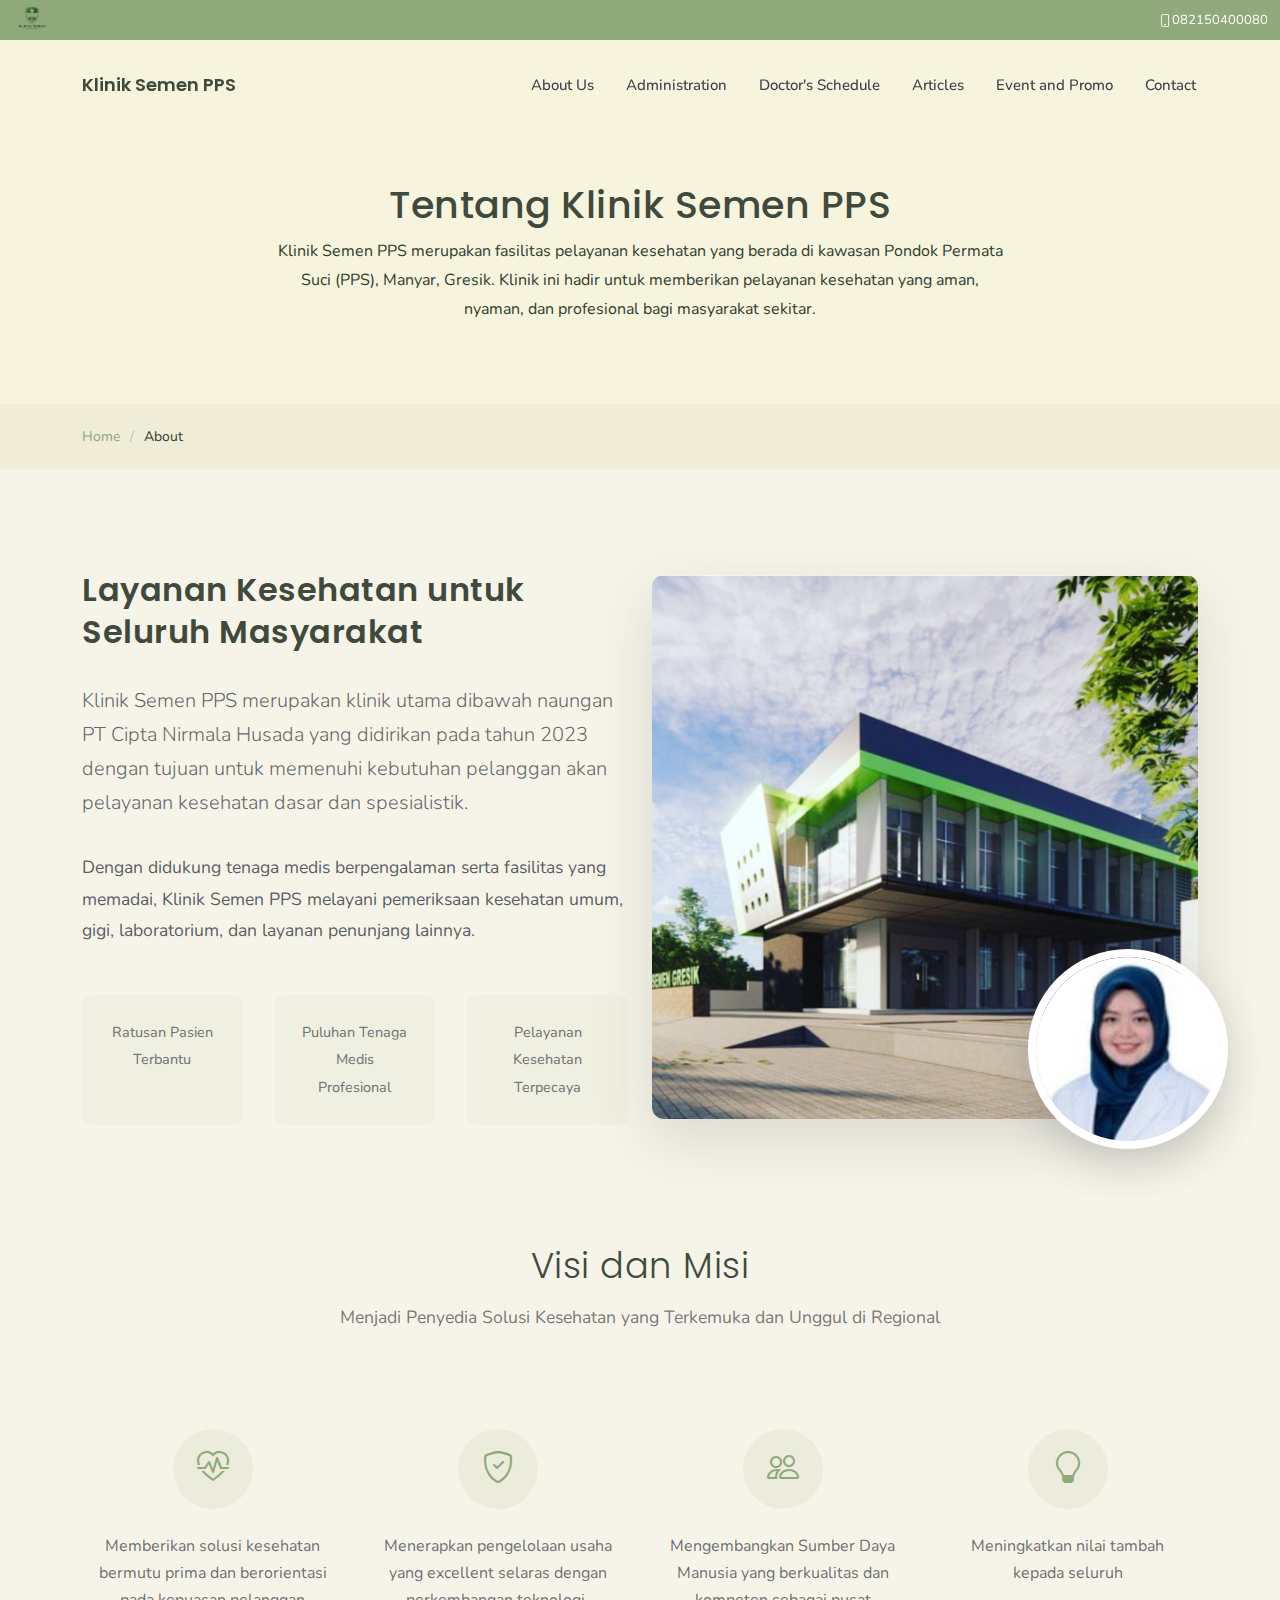
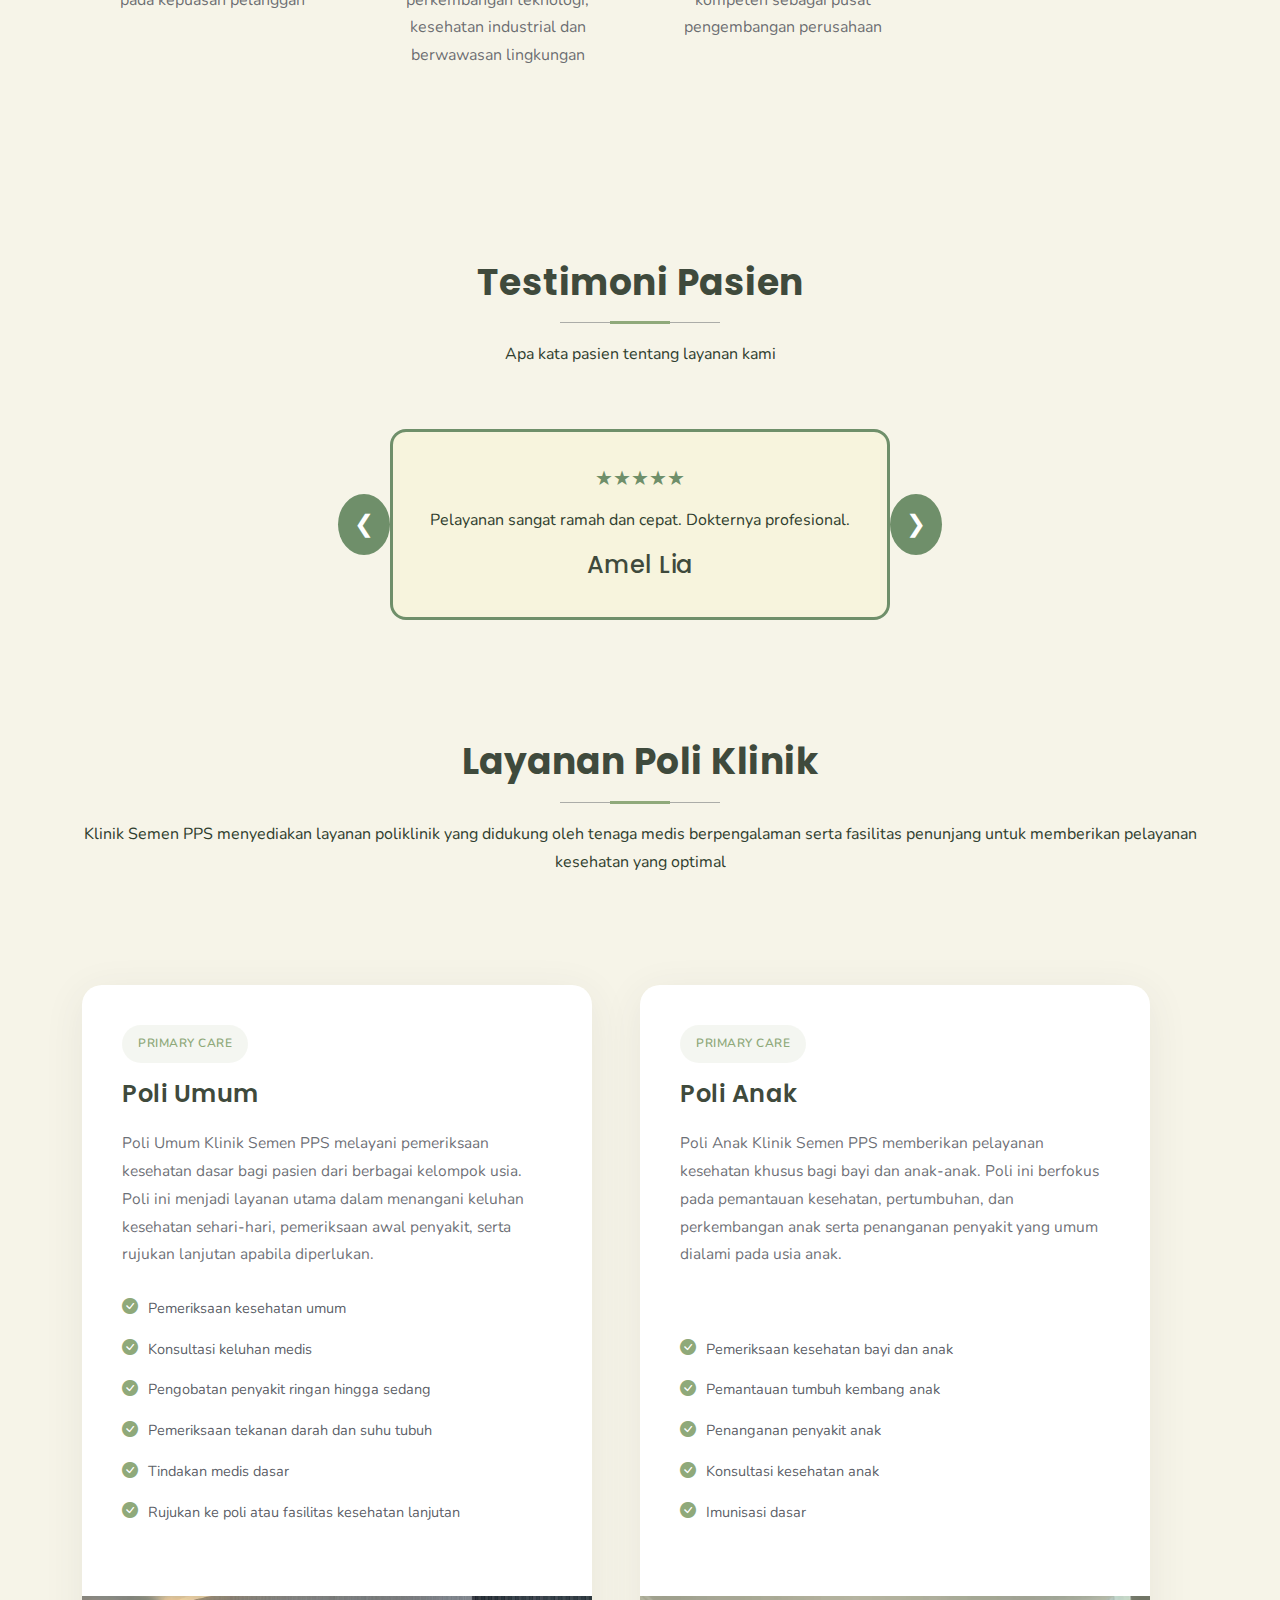
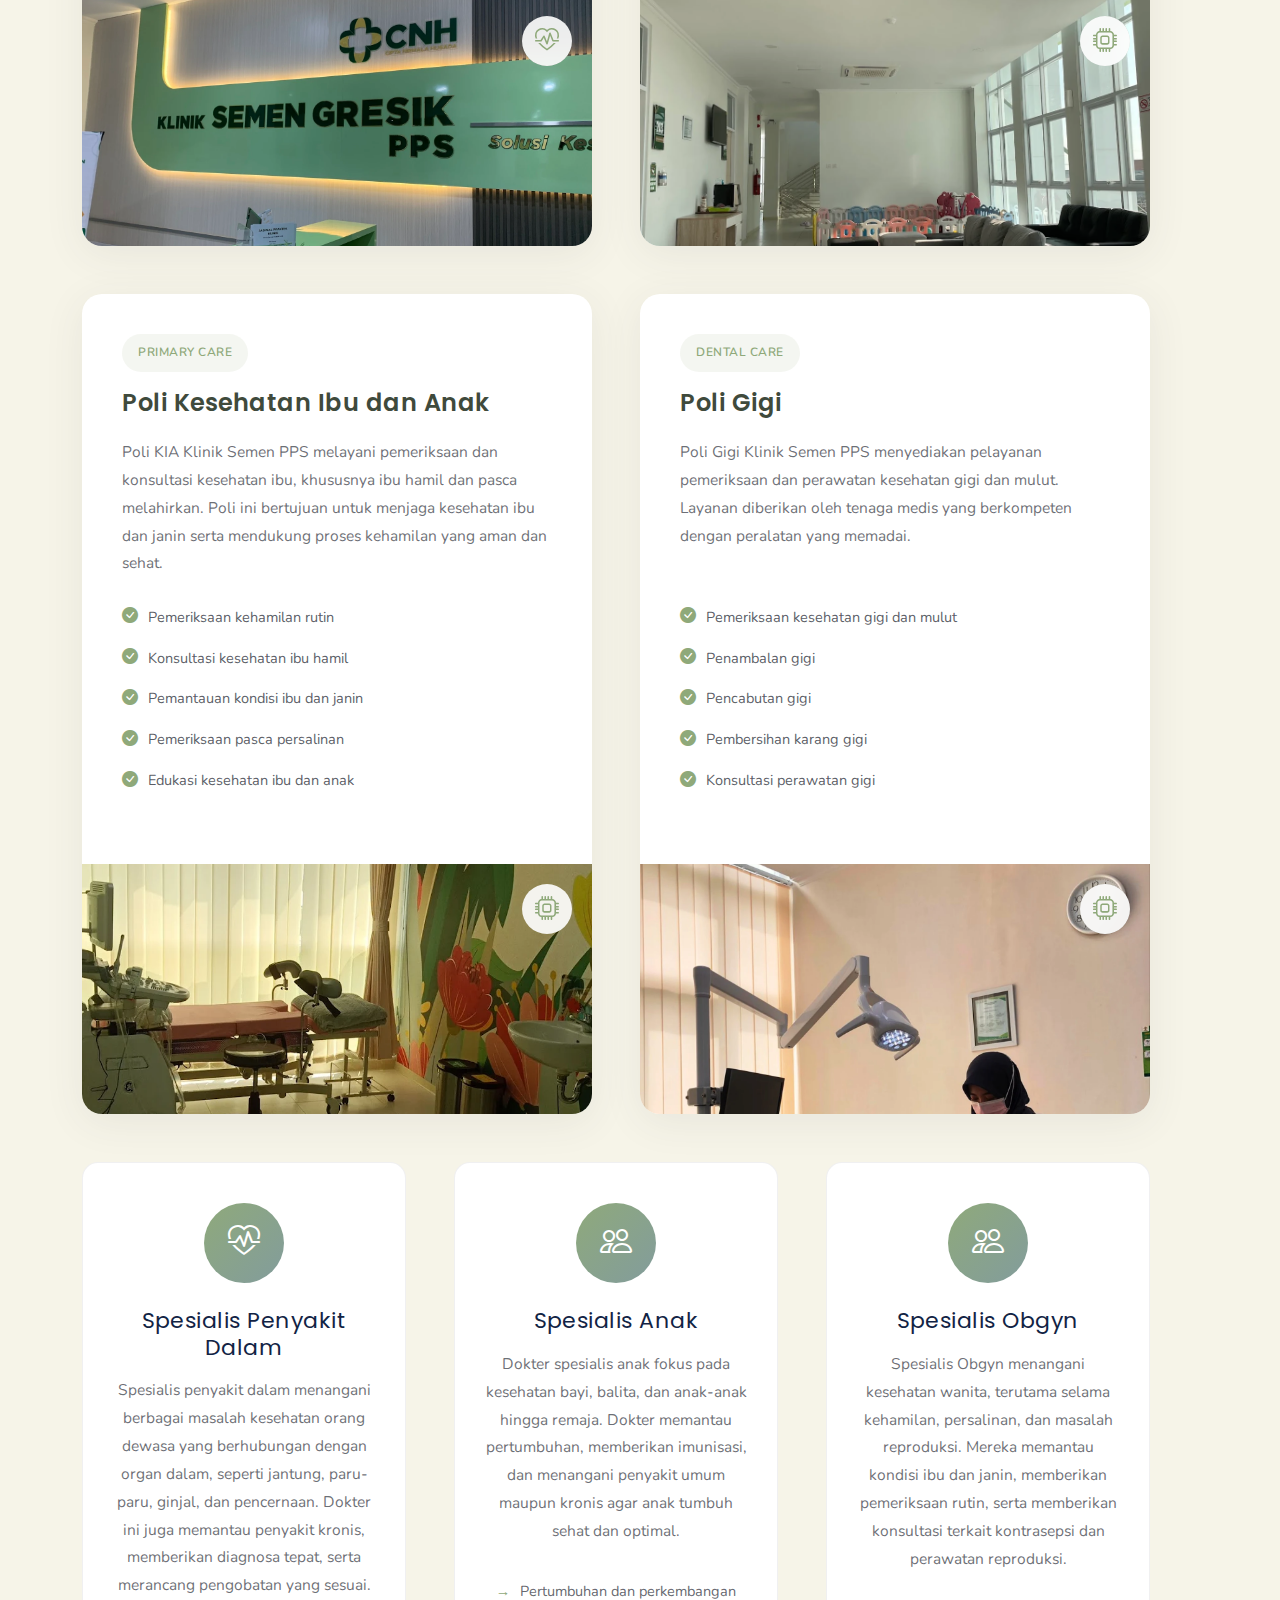
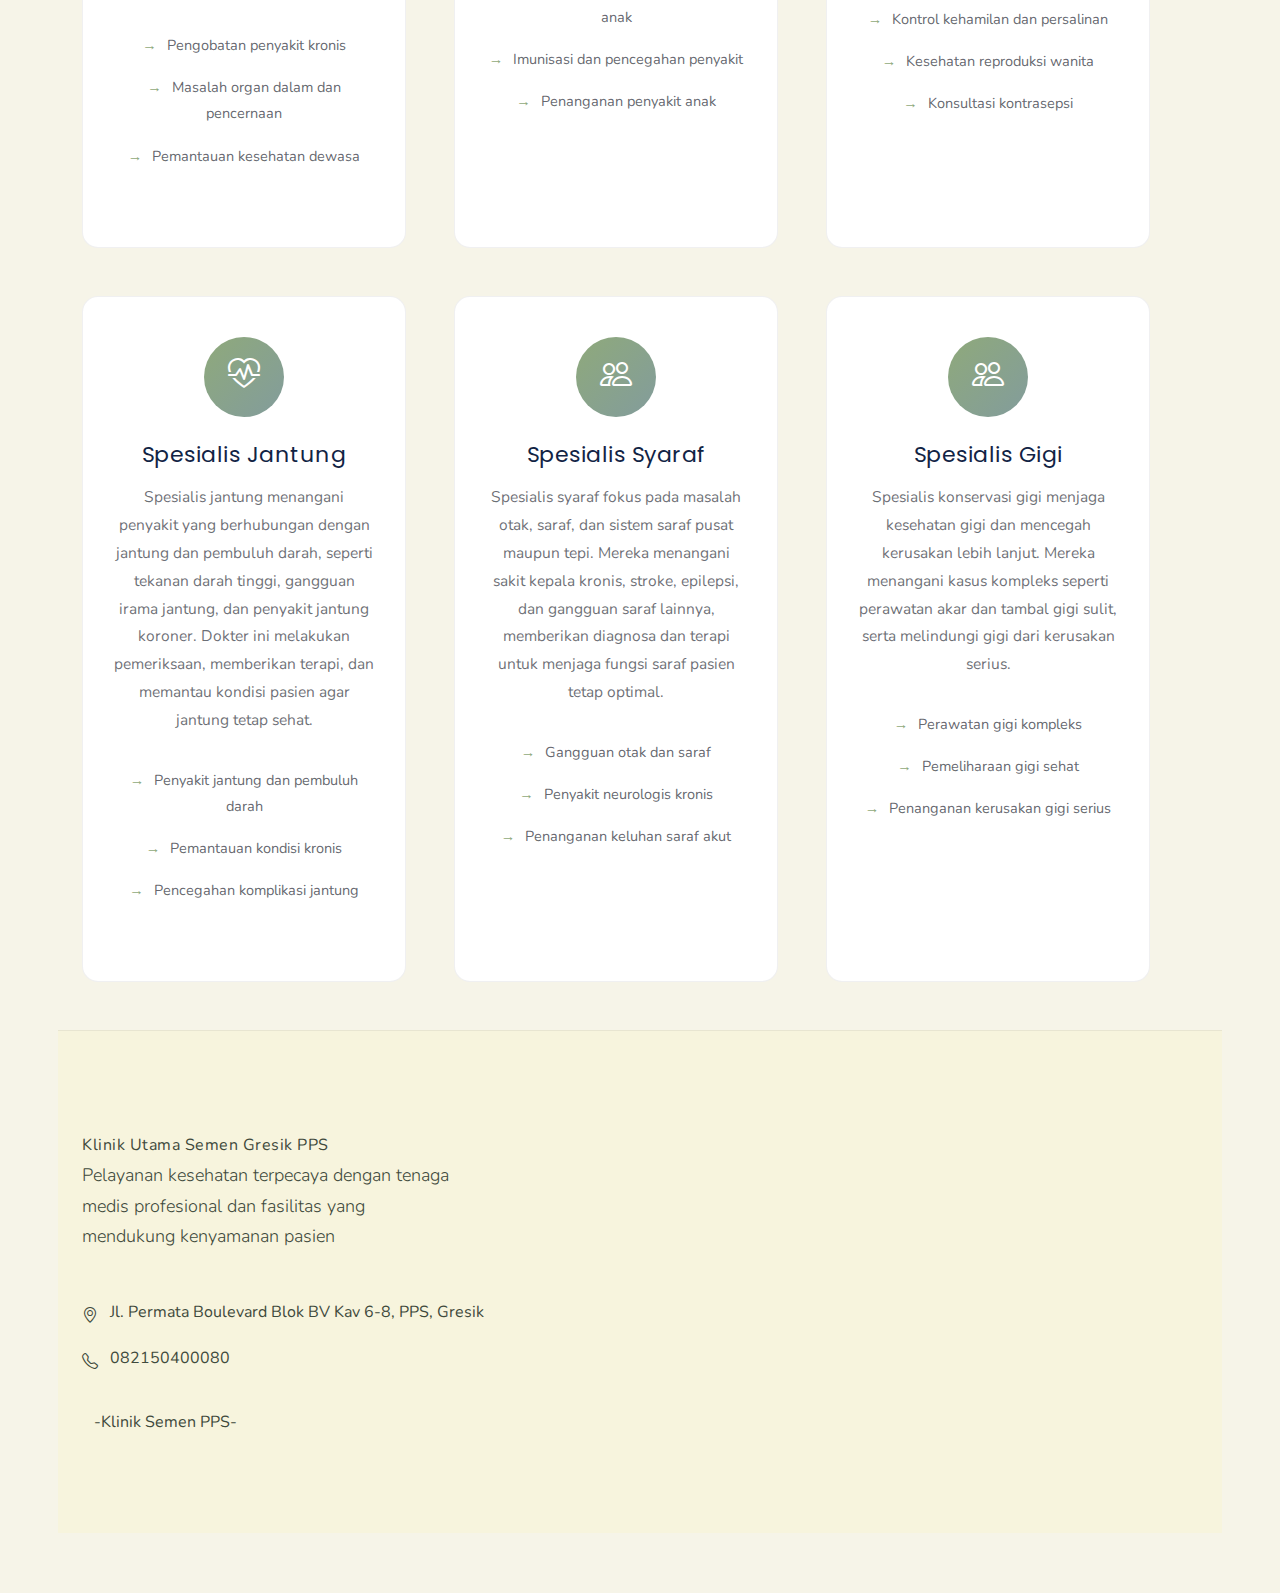
<file: index.html>
<!DOCTYPE html>
<html lang="en">

<head>
  <meta charset="utf-8">
  <meta content="width=device-width, initial-scale=1.0" name="viewport">
  <title>About - Klinik Semen PPS</title>
  <meta name="description" content="">
  <meta name="keywords" content="">

  <!-- Favicons -->
  <link href="assets/img/favicon.png" rel="icon">
  <link href="assets/img/apple-touch-icon.png" rel="apple-touch-icon">

  <!-- Fonts -->
<link rel="preconnect" href="https://fonts.googleapis.com">
<link rel="preconnect" href="https://fonts.gstatic.com" crossorigin>
<link href="https://fonts.googleapis.com/css2?family=Poppins:wght@500;600;700&family=Nunito:wght@400;500;600&display=swap" rel="stylesheet">

  <!-- Vendor CSS Files -->
  <link href="assets/vendor/bootstrap/css/bootstrap.min.css" rel="stylesheet">
  <link href="assets/vendor/bootstrap-icons/bootstrap-icons.css" rel="stylesheet">
  
  
  <!-- Main CSS File -->
  <link href="assets/css/main.css" rel="stylesheet">

<style>
/* Font Keseluruhan */
body {
  background-color: var(--clinic-bg);
  font-family: 'Nunito', sans-serif;
  color: #2f3e2e;
  line-height: 1.7;
}

/* Font Heading */
h1, h2, h3, h4, h5, h6,
.heading-title,
.section-title h2,
.sitename {
  font-family: 'Poppins', sans-serif;
  letter-spacing: 0.5px;
  color: var(--clinic-dark);
}

/* Paragraf & list */
p,
li,
span,
.specialty-features span,
.highlight-list li {
  font-family: 'Nunito', sans-serif;
  font-size: 16px;
}

/* Custom Warna */
:root {
  --clinic-bg: #F6F4E8;
  --clinic-card: #CFE3AE;
  --clinic-soft: #F7F4DD;
  --clinic-primary: #8FA97A;
  --clinic-dark: #3F4A3C;
}

body {
  background-color: var(--clinic-bg);
}

/* Posisi Logo Topbar */
.topbar {
  background-color: #3F4A3C; 
}

/* Logo Clinic */
.topbar-logo {
  display: flex;
  align-items: center;
}

.topbar-logo img {
  height: 40px;
  width: auto;
  object-fit: contain;
}

/* Ukuran dan Posisi Topbar */
.topbar .container {
  max-width: 1320px;
  margin-left: auto;
  margin-right: auto;
  padding-left: 12px;
  padding-right: 12px;
}

/* Nomor Telepon */
.topbar .contact-info {
  display: flex;
  align-items: center;
}

/* Card & Section */
.section,
.about,
.featured-departments,
.featured-testimonials {
  background-color: transparent;
}

.specialty-card,
.department-highlight,
.testimonial-item {
  background-color: var(--clinic-soft);
  border-radius: 16px;
}

/* Judul */
h1, h2, h3, h4 {
  color: var(--clinic-dark);
}

/* Tombol */
.btn,
.specialty-label {
  background-color: var(--clinic-primary);
  color: #fff;
}
/* Animasi Navbar */
.header {
  transition:
    transform 0.4s ease,
    background 0.3s ease,
    box-shadow 0.3s ease;
}

.header.scrolled {
  background: #ffffff;
  box-shadow: 0 6px 20px rgba(0,0,0,0.08);
}

/* Icon Handphone di Navbar */
.topbar .contact-info {
  font-size: 15px;        
  font-weight: 500;
}

.topbar .contact-info i {
  font-size: 15px;        
  margin-right: 5px;
}

.topbar .contact-info span {
  font-size: 13px;        
  line-height: 0;
}

/* Font About Us */

/* Judul Halaman */
.about-page h1,
.about-page .heading-title {
  font-family: 'Poppins', sans-serif;
  font-size: 38px;
  font-weight: 700;
  color: #3F4A3C;
  line-height: 1.3;
}

/* Subjudul / h2 */
.about-page h2 {
  font-family: 'Poppins', sans-serif;
  font-size: 32px;
  font-weight: 600;
  color: #3F4A3C;
  margin-bottom: 16px;
}

/* h3 */
.about-page h3 {
  font-family: 'Poppins', sans-serif;
  font-size: 24px;
  font-weight: 600;
  color: #3F4A3C;
}

/* Paragraf Utama */
.about-page p,
.about-page li,
.about-page span {
  font-family: 'Nunito', sans-serif;
  font-size: 16px;
  font-weight: 400;
  color: #2f3e2e;
  line-height: 1.8;
}

/* Lead Text */
.about-page .lead {
  font-size: 17px;
  font-weight: 500;
}

/* Section Title Tengah */
.about-page .section-title h2 {
  font-size: 36px;
  font-weight: 700;
}

/* Breadcrumbs */
.about-page .breadcrumbs li,
.about-page .breadcrumbs a {
  font-family: 'Nunito', sans-serif;
  font-size: 14px;
}

/* Card Text (Poli & spesialis) */
.about-page .specialty-card p,
.about-page .department-highlight p {
  font-size: 15.5px;
  line-height: 1.8;
}

/* List Fitur */
.about-page .specialty-features span,
.about-page .highlight-list li {
  font-size: 14.5px;
}

/* Tulisan Klinik Semen PPS di Navbar */
.about-page .navbar-brand,
.about-page .navbar-left span {
  font-family: 'Poppins', sans-serif !important;
  font-weight: 600;
  font-size: 18px;
  color: #3F4A3C;
}

/* Judul Halaman: Tentang Klinik Semen Gresik PPS */
.about-page .heading-title {
  font-family: 'Poppins', sans-serif !important;
  font-weight: 700;
  font-size: 38px;
  color: #3F4A3C;
}

/* Judul Section: Layanan Kesehatan untuk Seluruh Masyarakat */
.about-page #about h2 {
  font-family: 'Poppins', sans-serif !important;
  font-weight: 600;
  font-size: 32px;
  color: #3F4A3C;
}


/* Posisi Icon Handphone di Tampilan Mobile */
@media (max-width: 740px) {

  /* Sembunyikan Nomor Telepon */
  .topbar .phone-link span {
    display: none !important;
  }

  /* Topbar jadi Relative */
  .topbar {
    position: relative;
    padding: 6px 0;
  }

  /* Angkat Icon dari Flex */
  .phone-mobile {
    position: absolute !important;
    left: 600px !important;          
    top: 50%;
    transform: translateY(-50%);
  }

  /* Icon Handphone di Topbar */
  .phone-mobile i {
    font-size: 20px;
    color: #ffffff;
  }
}

/* Jarak Kanan Kiri Topbar di Tampilan Mobile */


/* Tampilan Dekstop */
.topbar .contact-info .phone-link i {
  font-size: 13px !important;     
  line-height: 1 !important;
  margin-right: 0.5px !important;  
}

/* Tampilan Mobile */
@media (max-width: 768px) {
  .topbar .contact-info .phone-link i {
    font-size: 14px !important;  
    margin-right: 0 !important;  
  }
}
@media (max-width: 768px) {
  .topbar .container {
    padding-left: 16px;   /* kiri */
    padding-right: 10px;  /* kanan */
  }
}
/* ===== FIX LAYANAN POLI MOBILE ===== */
@media (max-width: 768px) {

  /* Bikin kolom jadi tengah */
  .featured-departments .row {
    justify-content: center;
  }

  /* Card utama poli */
  .specialty-card {
    margin-left: auto;
    margin-right: auto;
    text-align: center;
  }

  /* Konten text */
  .specialty-content {
    text-align: center;
    align-items: center;
  }

  /* Judul poli */
  .specialty-content h3 {
    text-align: center;
  }

  /* Paragraf */
  .specialty-content p {
    text-align: center;
  }

  /* List fitur */
  .specialty-features {
    display: flex;
    flex-direction: column;
    align-items: center;
  }

  .specialty-features span {
    justify-content: center;
    text-align: center;
  }

  /* Gambar poli */
  .specialty-visual {
    margin-top: 16px;
    display: flex;
    justify-content: center;
  }

  .specialty-visual img {
    max-width: 90%;
    border-radius: 12px;
  }
}

</style>
  
</head>

<body class="about-page">

   <header id="header" class="header fixed-top">
  <!-- Topbar -->
  <div class="topbar d-flex align-items-center dark-background">
    <div class="container d-flex align-items-center justify-content-between">
      <div class="topbar-logo d-flex align-items-center">
        <img src="assets/img/health/LOGO KLINIK.png" alt="Clinic Logo">
      </div>
      <div class="contact-info d-flex align-items-center">
        <a href="tel:082150400080" class="phone-link d-flex align-items-center">
          <i class="bi bi-phone d-flex align-items-center"></i>
          <span>082150400080</span>
        </a>
      </div>
    </div>
  </div>

  <!-- Navbar -->
  <div class="branding">
    <div class="container d-flex align-items-center justify-content-between">
      <div class="navbar-left me-auto">
        <span class="navbar-brand">Klinik Semen PPS</span>
      </div>

      <nav id="navmenu" class="navmenu">
        <ul>
          <li><a href="index.html">About Us</a></li>
          <li><a href="biaya copy.html/htm page.html">Administration</a></li>
          <li><a href="DOCTOR ADMINISTRASSION/profil dokter/profildokter.html">Doctor's Schedule</a></li>
          <li><a href="Berita/berita.html">Articles</a></li>
          <li><a href="Promo and Event.html">Event and Promo</a></li>
          <li><a href="contact person copy/contact.html">Contact</a></li>
        </ul>
      </nav>

      <i class="mobile-nav-toggle d-xl-none bi bi-list"></i>
    </div>
  </div>
</header>


  <main class="main">

    <!-- Page Title -->
    <div class="page-title">
      <div class="heading">
        <div class="container">
          <div class="row d-flex justify-content-center text-center">
            <div class="col-lg-8">
              <h1 class="heading-title">Tentang Klinik Semen PPS</h1>
              <p class="mb-0">
                Klinik Semen PPS merupakan fasilitas pelayanan kesehatan yang berada di kawasan Pondok Permata Suci (PPS), Manyar, Gresik. Klinik ini hadir untuk memberikan pelayanan kesehatan yang aman, nyaman, dan profesional bagi masyarakat sekitar.
              </p>
            </div>
          </div>
        </div>
      </div>
      <nav class="breadcrumbs">
        <div class="container">
          <ol>
            <li><a href="index.html">Home</a></li>
            <li class="current">About</li>
          </ol>
        </div>
      </nav>
    </div><!-- End Page Title -->

    <!-- About Section -->
    <section id="about" class="about section">

      <div class="container">

        <div class="row align-items-center">
          <div class="col-lg-6" >
            <div class="about-content">
              <h2>Layanan Kesehatan untuk Seluruh Masyarakat</h2>
              <p class="lead">Klinik Semen PPS merupakan klinik utama dibawah naungan PT Cipta Nirmala Husada yang didirikan pada tahun 2023 dengan tujuan untuk memenuhi kebutuhan pelanggan akan pelayanan kesehatan dasar dan spesialistik. </p>

              <p>Dengan didukung tenaga medis berpengalaman serta fasilitas yang memadai, Klinik Semen PPS melayani pemeriksaan kesehatan umum, gigi, laboratorium, dan layanan penunjang lainnya.</p>

              <div class="stats-grid">
                <div class="stat-item text-center">
                  <span class="stat-label">Ratusan Pasien Terbantu</span>
                </div>
                <div class="stat-item text-center">
                  <span class="stat-label">Puluhan Tenaga Medis Profesional</span>
                </div>
                <div class="stat-item text-center">
                  <span class="stat-label">Pelayanan Kesehatan Terpecaya</span>
                </div>
              </div><!-- End Stats Grid -->
            </div><!-- End About Content -->
          </div>

          <div class="col-lg-6" >
            <div class="image-wrapper">
              <img src="assets/img/health/FOTO BAGIAN DEPAN KLINIK.jpeg" class="img-fluid main-image" alt="foto klinik">
              <div class="floating-image" >
                <img src="assets/img/health/FOTO KOORDINATOR KLINIK.jpeg" class="img-fluid" alt="Medical team">
              </div>
            </div><!-- End Image Wrapper -->
          </div>
        </div>

        <div class="values-section">
          <div class="row">
            <div class="col-lg-12 text-center">
              <h3>Visi dan Misi</h3>
              <p class="section-description">Menjadi Penyedia Solusi Kesehatan yang Terkemuka dan Unggul di Regional</p>
            </div>
          </div>

          <div class="row">
            <div class="col-lg-3 col-md-6">
              <div class="value-item">
                <div class="value-icon">
                  <i class="bi bi-heart-pulse"></i>
                </div>
                <p>Memberikan solusi kesehatan bermutu prima dan berorientasi pada kepuasan pelanggan</p>
              </div>
            </div>

            <div class="col-lg-3 col-md-6" >
              <div class="value-item">
                <div class="value-icon">
                  <i class="bi bi-shield-check"></i>
                </div>
                <p>Menerapkan pengelolaan usaha yang excellent selaras dengan perkembangan teknologi, kesehatan industrial dan berwawasan lingkungan</p>
              </div>
            </div>

            <div class="col-lg-3 col-md-6">
              <div class="value-item">
                <div class="value-icon">
                  <i class="bi bi-people"></i>
                </div>
                <p>Mengembangkan Sumber Daya Manusia yang berkualitas dan kompeten sebagai pusat pengembangan perusahaan</p>
              </div>
            </div>

            <div class="col-lg-3 col-md-6" >
              <div class="value-item">
                <div class="value-icon">
                  <i class="bi bi-lightbulb"></i>
                </div>
                <p>Meningkatkan nilai tambah kepada seluruh</p>
              </div>
            </div>
          </div><!-- End Values Row -->
        </div><!-- End Values Section -->
</section>
    
    <!-- Featured Testimonials Section -->
  <section id="testimoni" class="section">
  <div class="container">

    <div class="section-title text-center">
      <h2>Testimoni Pasien</h2>
      <p>Apa kata pasien tentang layanan kami</p>
    </div>

    <div class="testimonial-wrapper">

      <button class="nav-btn prev">&#10094;</button>

      <div class="testimonial-container">

        <div class="testimonial-card active">
          <div class="stars">★★★★★</div>
          <p>Pelayanan sangat ramah dan cepat. Dokternya profesional.</p>
          <h4>Amel Lia</h4>
        </div>

        <div class="testimonial-card">
          <div class="stars">★★★★★</div>
          <p>Klinik bersih, nyaman, dan mudah dijangkau.</p>
          <h4>Hana Nafika</h4>
        </div>

        <div class="testimonial-card">
          <div class="stars">★★★★★</div>
          <p>Pelayanan memuaskan, sangat direkomendasikan.</p>
          <h4>Eko Wahyudi</h4>
        </div>

      </div>

      <button class="nav-btn next">&#10095;</button>

    </div>
  </div>
</section>


    <!-- Featured Departments Section -->
 <section id="featured-departments" class="featured-departments section">

      <!-- Section Title -->
      <div class="container section-title">
        <h2>Layanan Poli Klinik</h2>
        <p>Klinik Semen PPS menyediakan layanan poliklinik yang didukung oleh tenaga medis berpengalaman serta fasilitas penunjang untuk memberikan pelayanan kesehatan yang optimal</p>
      </div><!-- End Section Title -->

    <div class="container" >

        <div class="row g-5">
        <div class="row g-5">

          <div class="col-lg-6" >
            <div class="specialty-card">
              <div class="specialty-content">
                <div class="specialty-meta">
                  <span class="specialty-label">Primary Care</span>
                </div>
                <h3>Poli Umum</h3>
                <p>Poli Umum Klinik Semen PPS melayani pemeriksaan kesehatan dasar bagi pasien dari berbagai kelompok usia. Poli ini menjadi layanan utama dalam menangani keluhan kesehatan sehari-hari, pemeriksaan awal penyakit, serta rujukan lanjutan apabila diperlukan.</p>
                <div class="specialty-features">
                  <span><i class="bi bi-check-circle-fill"></i>Pemeriksaan kesehatan umum</span>
                  <span><i class="bi bi-check-circle-fill"></i>Konsultasi keluhan medis</span>
                  <span><i class="bi bi-check-circle-fill"></i>Pengobatan penyakit ringan hingga sedang</span>
                  <span><i class="bi bi-check-circle-fill"></i>Pemeriksaan tekanan darah dan suhu tubuh</span>
                  <span><i class="bi bi-check-circle-fill"></i>Tindakan medis dasar</span>
                  <span><i class="bi bi-check-circle-fill"></i>Rujukan ke poli atau fasilitas kesehatan lanjutan</span>
                </div>
              </div>
              <div class="specialty-visual">
                <img src="assets/img/health/POLI UMUM RS.webp" alt="Poli Umum" class="img-fluid">
                <div class="visual-overlay">
                  <i class="bi bi-heart-pulse"></i>
                </div>
              </div>
            </div>
          </div><!-- End Specialty Card -->

           <div class="col-lg-6" >
            <div class="specialty-card">
              <div class="specialty-content">
                <div class="specialty-meta">
                  <span class="specialty-label">Primary Care</span>
                </div>
                <h3>Poli Anak</h3>
                <p>Poli Anak Klinik Semen PPS memberikan pelayanan kesehatan khusus bagi bayi dan anak-anak. Poli ini berfokus pada pemantauan kesehatan, pertumbuhan, dan perkembangan anak serta penanganan penyakit yang umum dialami pada usia anak.</p>
                <div class="specialty-features">
                  <span><i class="bi bi-check-circle-fill"></i>Pemeriksaan kesehatan bayi dan anak</span>
                  <span><i class="bi bi-check-circle-fill"></i>Pemantauan tumbuh kembang anak</span>
                  <span><i class="bi bi-check-circle-fill"></i>Penanganan penyakit anak</span>
                  <span><i class="bi bi-check-circle-fill"></i>Konsultasi kesehatan anak</span>
                  <span><i class="bi bi-check-circle-fill"></i>Imunisasi dasar</span>
                </div>
              </div>
              <div class="specialty-visual">
                <img src="assets/img/health/POLI ANAK RS.webp" alt="Poli Anak" class="img-fluid">
                <div class="visual-overlay">
                  <i class="bi bi-cpu"></i>
                </div>
              </div>
            </div>
          </div><!-- End Specialty Card -->

          <div class="col-lg-6" >
            <div class="specialty-card">
              <div class="specialty-content">
                <div class="specialty-meta">
                  <span class="specialty-label">Primary Care</span>
                </div>
                <h3>Poli Kesehatan Ibu dan Anak</h3>
                <p>Poli KIA Klinik Semen PPS melayani pemeriksaan dan konsultasi kesehatan ibu, khususnya ibu hamil dan pasca melahirkan. Poli ini bertujuan untuk menjaga kesehatan ibu dan janin serta mendukung proses kehamilan yang aman dan sehat.</p>
                <div class="specialty-features">
                  <span><i class="bi bi-check-circle-fill"></i>Pemeriksaan kehamilan rutin</span>
                  <span><i class="bi bi-check-circle-fill"></i>Konsultasi kesehatan ibu hamil</span>
                  <span><i class="bi bi-check-circle-fill"></i>Pemantauan kondisi ibu dan janin</span>
                  <span><i class="bi bi-check-circle-fill"></i>Pemeriksaan pasca persalinan</span>
                  <span><i class="bi bi-check-circle-fill"></i>Edukasi kesehatan ibu dan anak</span>
                </div>
              </div>
              <div class="specialty-visual">
                <img src="assets/img/health/POLI KIA RS.webp" alt="Poli Kesehatan Ibu dan Anak" class="img-fluid">
                <div class="visual-overlay">
                  <i class="bi bi-cpu"></i>
                </div>
              </div>
            </div>
          </div><!-- End Specialty Card -->

          
          <div class="col-lg-6"  >
            <div class="specialty-card">
              <div class="specialty-content">
                <div class="specialty-meta">
                  <span class="specialty-label">Dental Care</span>
                </div>
                <h3>Poli Gigi</h3>
                <p>Poli Gigi Klinik Semen PPS menyediakan pelayanan pemeriksaan dan perawatan kesehatan gigi dan mulut. Layanan diberikan oleh tenaga medis yang berkompeten dengan peralatan yang memadai.</p>
                <div class="specialty-features">
                  <span><i class="bi bi-check-circle-fill"></i>Pemeriksaan kesehatan gigi dan mulut</span>
                  <span><i class="bi bi-check-circle-fill"></i>Penambalan gigi</span>
                  <span><i class="bi bi-check-circle-fill"></i>Pencabutan gigi</span>
                  <span><i class="bi bi-check-circle-fill"></i>Pembersihan karang gigi</span>
                  <span><i class="bi bi-check-circle-fill"></i>Konsultasi perawatan gigi</span>
                </div>
              </div>
              <div class="specialty-visual">
                <img src="assets/img/health/POLI GIGI RS.webp" alt="Poli Gigi" class="img-fluid">
                <div class="visual-overlay">
                  <i class="bi bi-cpu"></i>
                </div>
              </div>
            </div>
          </div><!-- End Specialty Card -->

          <div class="col-lg-4" >
            <div class="department-highlight">
              <div class="highlight-icon">
                <i class="bi bi-heart-pulse"></i>
              </div>
              <h4>Spesialis Penyakit Dalam</h4>
              <p>Spesialis penyakit dalam menangani berbagai masalah kesehatan orang dewasa yang berhubungan dengan organ dalam, seperti jantung, paru-paru, ginjal, dan pencernaan. Dokter ini juga memantau penyakit kronis, memberikan diagnosa tepat, serta merancang pengobatan yang sesuai.</p>
              <ul class="highlight-list">
                <li>Pengobatan penyakit kronis</li>
                <li>Masalah organ dalam dan pencernaan</li>
                <li>Pemantauan kesehatan dewasa</li>
              </ul>
            </div>
          </div><!-- End Department Highlight -->

          <div class="col-lg-4" >
            <div class="department-highlight">
              <div class="highlight-icon">
                <i class="bi bi-people"></i>
              </div>
              <h4>Spesialis Anak</h4>
              <p>Dokter spesialis anak fokus pada kesehatan bayi, balita, dan anak-anak hingga remaja. Dokter memantau pertumbuhan, memberikan imunisasi, dan menangani penyakit umum maupun kronis agar anak tumbuh sehat dan optimal.</p>
              <ul class="highlight-list">
                <li>Pertumbuhan dan perkembangan anak</li>
                <li>Imunisasi dan pencegahan penyakit</li>
                <li>Penanganan penyakit anak</li>
              </ul>
            </div>
          </div><!-- End Department Highlight -->

          <div class="col-lg-4" >
            <div class="department-highlight">
              <div class="highlight-icon">
                <i class="bi bi-people"></i>
              </div>
              <h4>Spesialis Obgyn</h4>
              <p>Spesialis Obgyn menangani kesehatan wanita, terutama selama kehamilan, persalinan, dan masalah reproduksi. Mereka memantau kondisi ibu dan janin, memberikan pemeriksaan rutin, serta memberikan konsultasi terkait kontrasepsi dan perawatan reproduksi.</p>
              <ul class="highlight-list">
                <li>Kontrol kehamilan dan persalinan</li>
                <li>Kesehatan reproduksi wanita</li>
                <li>Konsultasi kontrasepsi</li>
              </ul>
            </div>
          </div><!-- End Department Highlight -->

          <div class="col-lg-4">
            <div class="department-highlight">
              <div class="highlight-icon">
                <i class="bi bi-heart-pulse"></i>
              </div>
              <h4>Spesialis Jantung</h4>
              <p>Spesialis jantung menangani penyakit yang berhubungan dengan jantung dan pembuluh darah, seperti tekanan darah tinggi, gangguan irama jantung, dan penyakit jantung koroner. Dokter ini melakukan pemeriksaan, memberikan terapi, dan memantau kondisi pasien agar jantung tetap sehat.</p>
              <ul class="highlight-list">
                <li>Penyakit jantung dan pembuluh darah</li>
                <li>Pemantauan kondisi kronis</li>
                <li>Pencegahan komplikasi jantung</li>
              </ul>
            </div>
          </div><!-- End Department Highlight -->

          <div class="col-lg-4">
            <div class="department-highlight">
              <div class="highlight-icon">
                <i class="bi bi-people"></i>
              </div>
              <h4>Spesialis Syaraf</h4>
              <p>Spesialis syaraf fokus pada masalah otak, saraf, dan sistem saraf pusat maupun tepi. Mereka menangani sakit kepala kronis, stroke, epilepsi, dan gangguan saraf lainnya, memberikan diagnosa dan terapi untuk menjaga fungsi saraf pasien tetap optimal.</p>
              <ul class="highlight-list">
                <li>Gangguan otak dan saraf</li>
                <li>Penyakit neurologis kronis</li>
                <li>Penanganan keluhan saraf akut</li>
              </ul>
            </div>
          </div><!-- End Department Highlight -->

          <div class="col-lg-4">
            <div class="department-highlight">
              <div class="highlight-icon">
                <i class="bi bi-people"></i>
              </div>
              <h4>Spesialis Gigi</h4>
              <p>Spesialis konservasi gigi menjaga kesehatan gigi dan mencegah kerusakan lebih lanjut. Mereka menangani kasus kompleks seperti perawatan akar dan tambal gigi sulit, serta melindungi gigi dari kerusakan serius.</p>
              <ul class="highlight-list">
                <li>Perawatan gigi kompleks</li>
                <li>Pemeliharaan gigi sehat</li>
                <li>Penanganan kerusakan gigi serius</li>
              </ul>
            </div>
          </div><!-- End Department Highlight -->

        </div>


  
  <footer id="footer" class="footer-16 footer position-relative">

    <div class="container">

      <div class="footer-main">
        <div class="row align-items-start">

          <div class="col-lg-5">
            <div class="brand-section">
                <span class="sitename">Klinik Utama Semen Gresik PPS</span>
              <p class="brand-description">Pelayanan kesehatan terpecaya dengan tenaga medis profesional dan fasilitas yang mendukung kenyamanan pasien</p>

              <div class="contact-info mt-5">
                <div class="contact-item">
                  <i class="bi bi-geo-alt"></i>
                  <span>Jl. Permata Boulevard Blok BV Kav 6-8, PPS, Gresik</span>
                </div>
                <div class="contact-item">
                  <i class="bi bi-telephone"></i>
                  <span>082150400080</span>
                </div>
                <div class="contact-item">
              </div>
            </div>
          </div>

  <!-- Scroll Top -->
  <a href="#" id="scroll-top" class="scroll-top d-flex align-items-center justify-content-center"><i class="bi bi-arrow-up-short"></i></a>

  <!-- Preloader -->
  <div id="preloader"></div>

  <!-- Vendor JS Files -->
  <script src="assets/vendor/bootstrap/js/bootstrap.bundle.min.js"></script>
  
  <script src="assets/vendor/purecounter/purecounter_vanilla.js"></script>
  

  <!-- Main JS File -->
  <script src="assets/js/main.js"></script>
<script>
  new Swiper('.testimonial-swiper', {
    loop: true,
    speed: 600,
    spaceBetween: 24,
    autoplay: {
      delay: 4000,
      disableOnInteraction: false
    },
    pagination: {
      el: '.swiper-pagination',
      clickable: true
    },
    navigation: {
      nextEl: '.swiper-button-next',
      prevEl: '.swiper-button-prev'
    },
    breakpoints: {
      320: { slidesPerView: 1 },
      768: { slidesPerView: 2 },
      1200: { slidesPerView: 3 }
    }
  });
</script>

<script>
  const cards = document.querySelectorAll('.testimonial-card');
  const nextBtn = document.querySelector('.next');
  const prevBtn = document.querySelector('.prev');

  let currentIndex = 0;

  function showCard(index) {
    cards.forEach(card => card.classList.remove('active'));
    cards[index].classList.add('active');
  }

  nextBtn.addEventListener('click', () => {
    currentIndex = (currentIndex + 1) % cards.length;
    showCard(currentIndex);
  });

  prevBtn.addEventListener('click', () => {
    currentIndex = (currentIndex - 1 + cards.length) % cards.length;
    showCard(currentIndex);
  });

  // Auto Slide
  setInterval(() => {
    currentIndex = (currentIndex + 1) % cards.length;
    showCard(currentIndex);
  }, 4000);
</script>
<script>
const header = document.querySelector('#header');
const mobileToggle = document.querySelector('.mobile-nav-toggle');
const navMenu = document.querySelector('#navmenu ul');

// Scroll Effect
window.addEventListener('scroll', () => {
  if (window.scrollY > 60) {
    header.classList.add('scrolled');
  } else {
    header.classList.remove('scrolled');
  }
});

// Mobile Menu
if (mobileToggle) {
  mobileToggle.addEventListener('click', () => {
    navMenu.classList.toggle('show');
  });
}
</script>
 
</body>

<style>
  .testimonial-wrapper {
  position: relative;
  display: flex;
  align-items: center;
  justify-content: center;
}

.testimonial-container {
  width: 100%;
  max-width: 500px;
  overflow: hidden;
}

.testimonial-card {
  display: none;
  background: #F7F4DD;
  border: 3px solid #6F8F6A; 
  border-radius: 16px;
  padding: 30px;
  text-align: center;
  transition: opacity 0.5s ease;
}

.testimonial-card.active {
  display: block;
}

.stars {
  color: #6F8F6A;
  font-size: 20px;
  margin-bottom: 10px;
}

.testimonial-card h4 {
  margin-top: 15px;
  color: #3F4A3C;
}

.nav-btn {
  background: #6F8F6A;
  color: white;
  border: none;
  font-size: 24px;
  padding: 10px 16px;
  border-radius: 50%;
  cursor: pointer;
}

.nav-btn:hover {
  background: #5a7a55;
}
  </style>
  
<!-- ===== Footer ===== -->
<footer class="footer text">
  <div class="container">
    <p> -Klinik Semen PPS-</p>
  </div>
</footer>
</html>
</file>
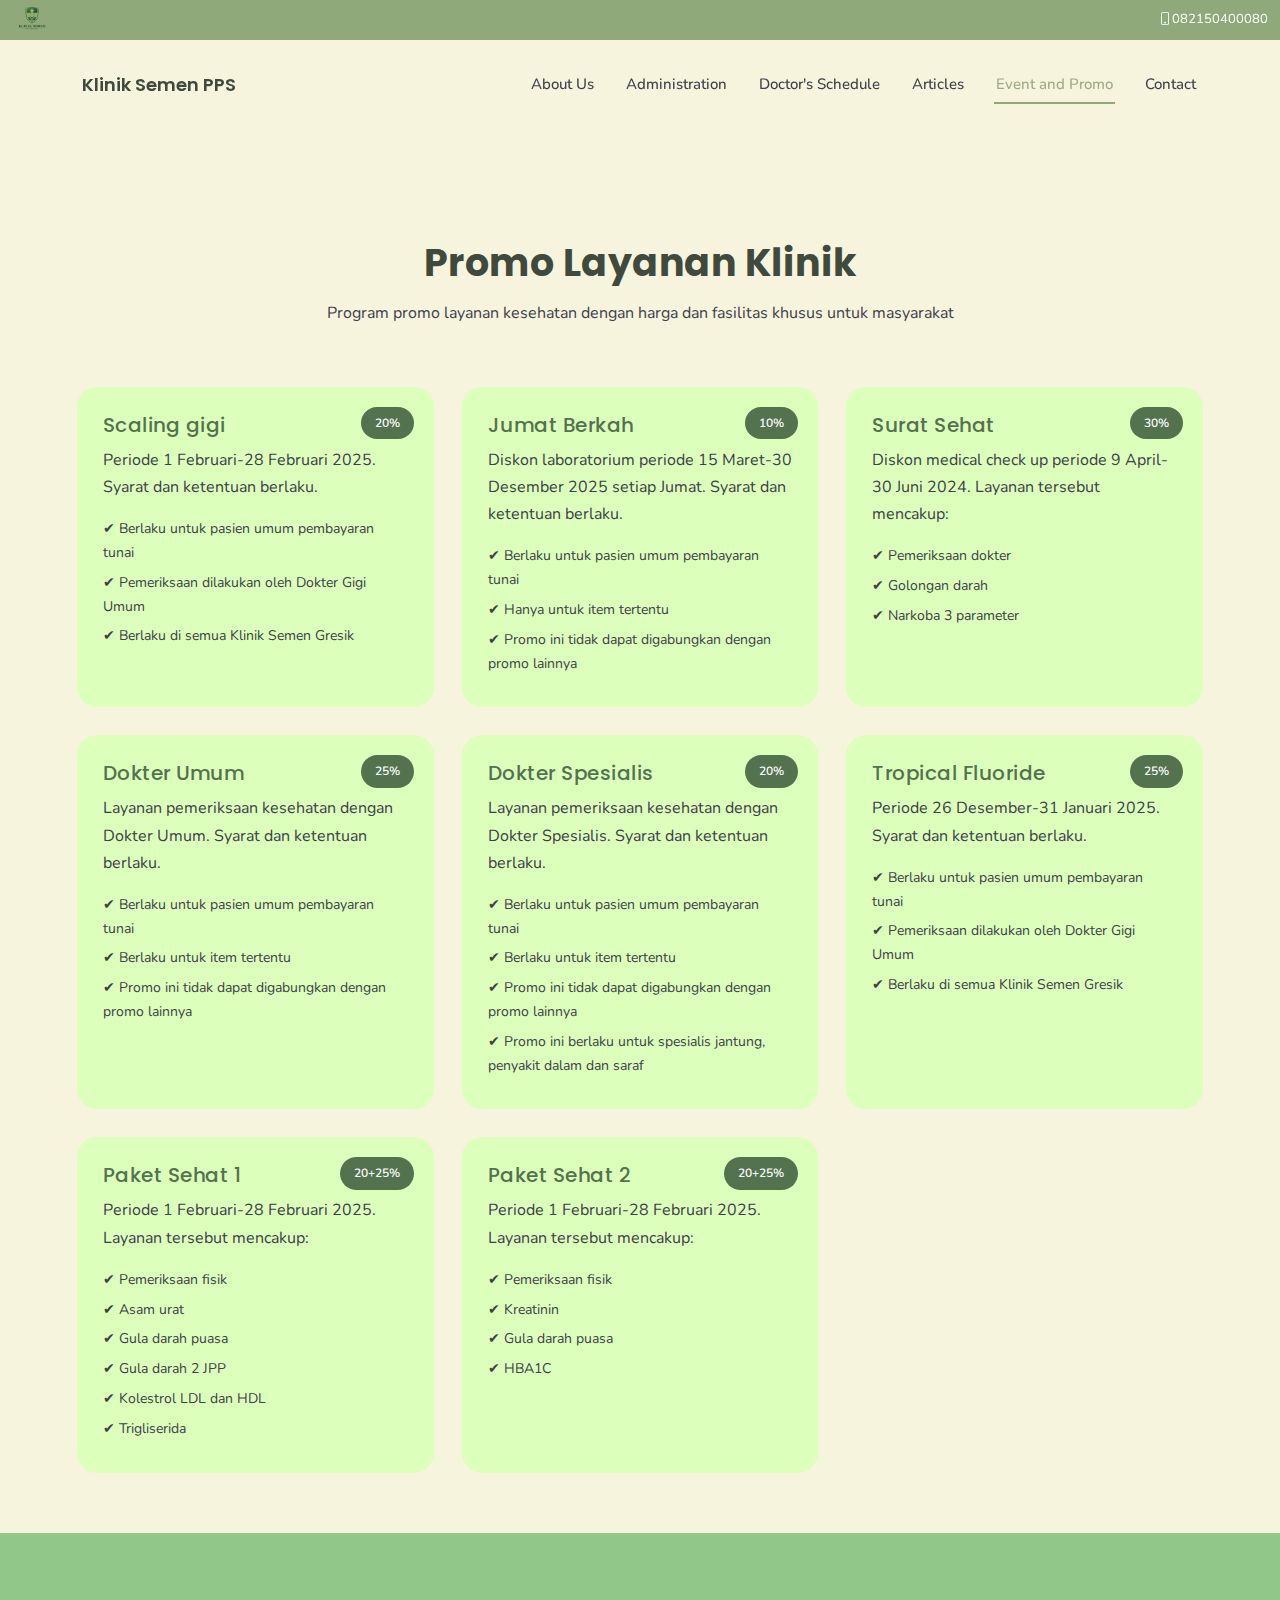
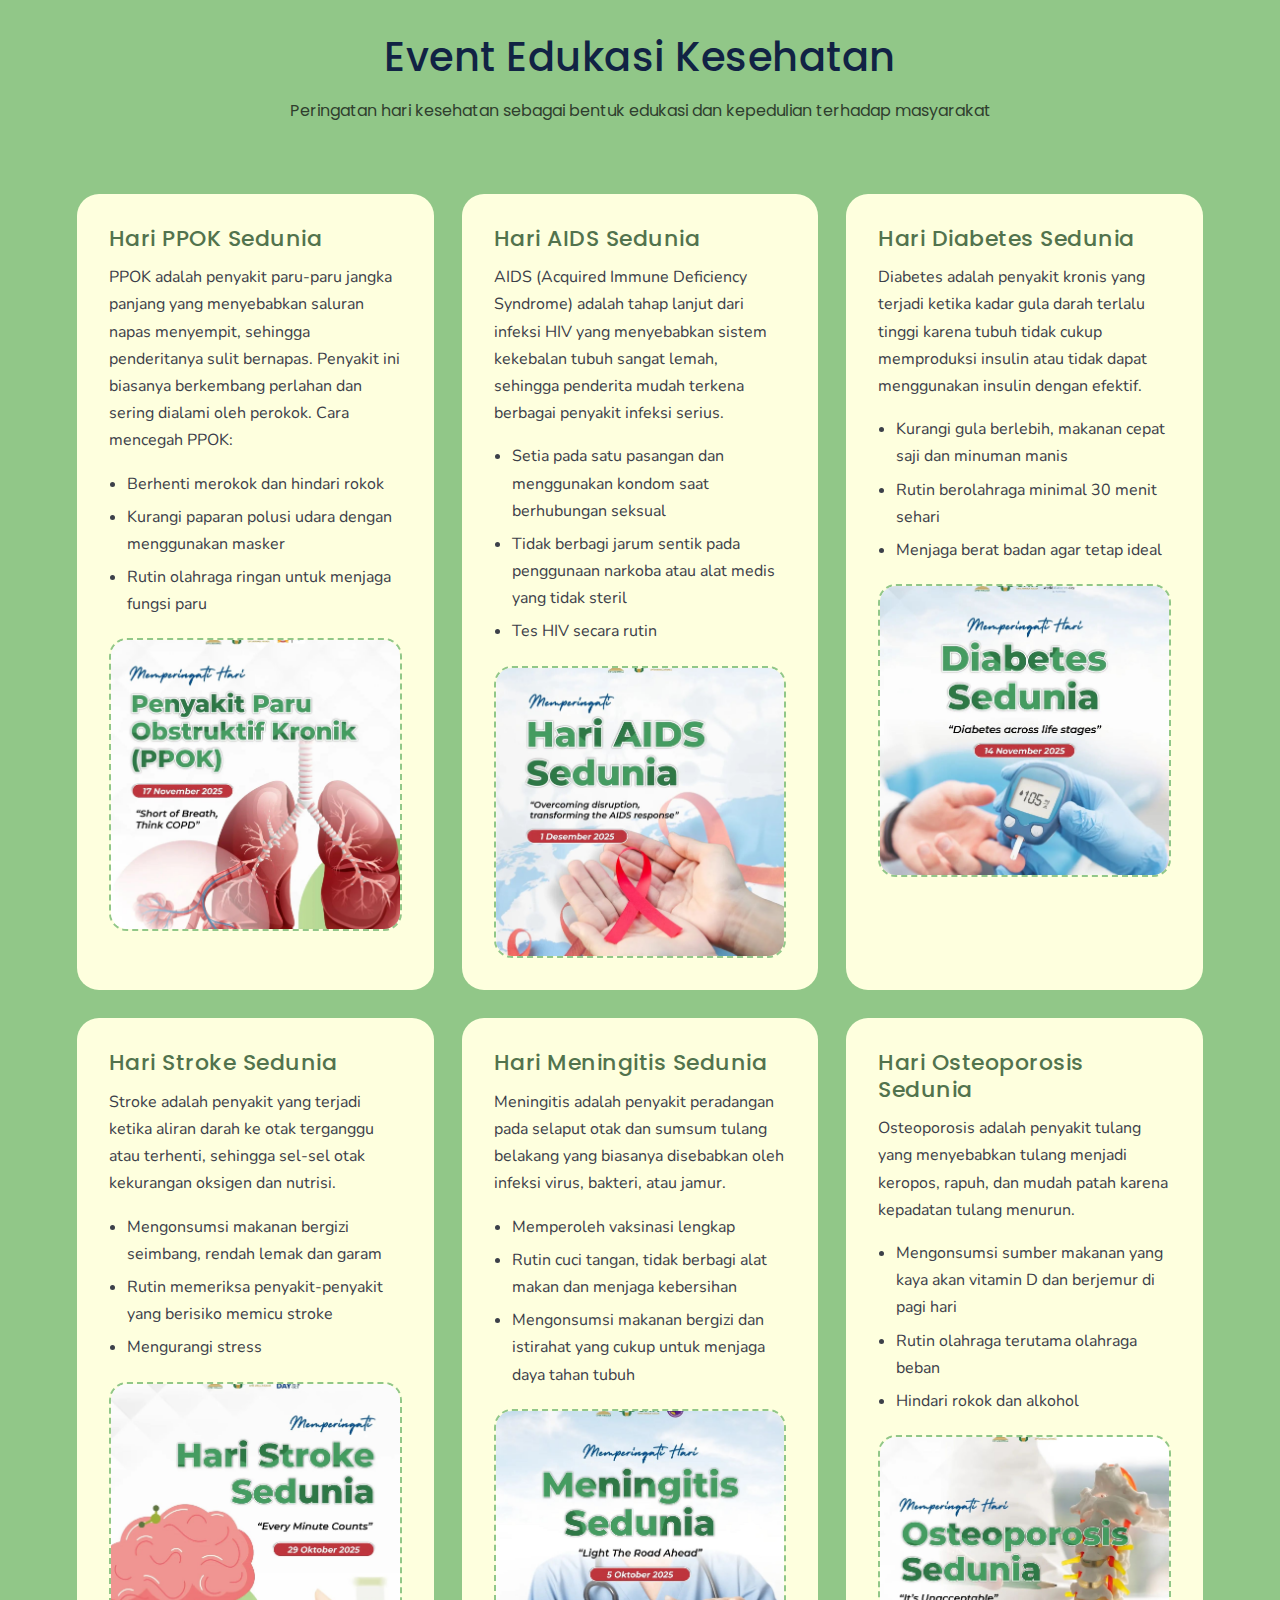
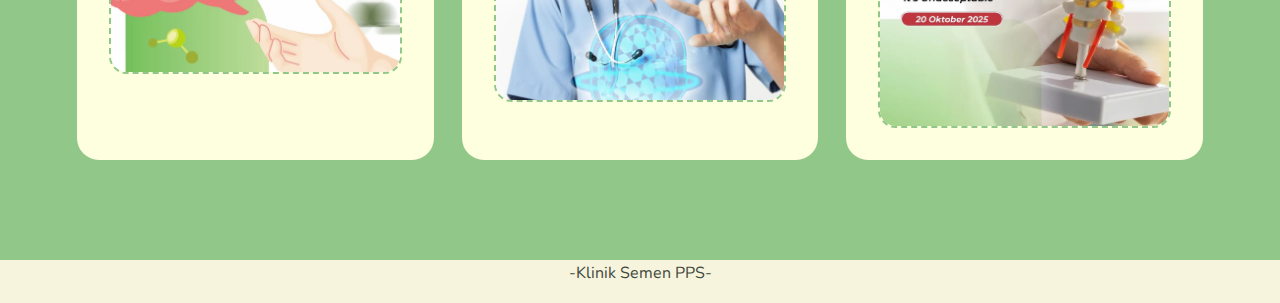
<file: Promo and Event.html>
<!DOCTYPE html>
<html lang="id">
<head>
  <meta charset="UTF-8">
  <meta name="viewport" content="width=device-width, initial-scale=1.0">

  <title>Event & Promo</title>

  <!-- Google Font -->
  <link href="https://fonts.googleapis.com/css2?family=Poppins:wght@500;600;700&family=Nunito:wght@400;500;600&display=swap" rel="stylesheet">

  <!-- Bootstrap -->
  <link href="assets/vendor/bootstrap/css/bootstrap.min.css" rel="stylesheet">
  <link href="assets/vendor/bootstrap-icons/bootstrap-icons.css" rel="stylesheet">

  <!-- Main CSS -->
  <link href="assets/css/main.css" rel="stylesheet">
</head>

<style>
/* Font Keseluruhan */
body {
    margin: 0;
    font-family: 'Nunito', sans-serif;
    background-color: #F7F4DD;
    color: #2f3e2e;
    line-height: 1.7;
}

h1, h2, h3 {
    font-family: 'Poppins', sans-serif;
    letter-spacing: 0.5px;
    margin: 0;
}

p {
    font-size: 16px;
}

/* Warna */
:root {
    --cream: #F7F4DD;
    --mint: #DDFFBC;
    --green-soft: #91C788;
    --green-dark: #52734D;
}

/* Section Promo */
.promo-section {
    padding: 100px 6% 60px;
    background-color: #F7F4DD;
}

.promo-header {
    text-align: center;
    max-width: 800px;
    margin: 0 auto 60px;
}

.promo-header h2 {
    font-size: 38px;
    color: #52734D;
    margin-bottom: 14px;
}

.promo-grid {
    display: grid;
    grid-template-columns: repeat(auto-fit, minmax(280px, 1fr));
    gap: 28px;
}

.promo-card {
    background-color: #DDFFBC;
    border-radius: 20px;
    padding: 26px;
    position: relative;
    transition: all 0.3s ease;
}

.promo-card:hover {
    transform: translateY(-6px);
    box-shadow: 0 18px 36px rgba(0,0,0,0.08);
}

.promo-label {
    position: absolute;
    top: 20px;
    right: 20px;
    background-color: #52734D;
    color: #fff;
    font-size: 12px;
    padding: 6px 14px;
    border-radius: 18px;
    font-weight: 600;
}

.promo-title {
    font-size: 20px;
    color: #52734D;
    margin-bottom: 10px;
}

.promo-desc {
    margin-bottom: 16px;
}

.promo-benefit span {
    display: block;
    font-size: 14px;
    margin-bottom: 6px;
}

/* Section Event */
.event-section {
    padding: 100px 6%;
    background-color: #91C788;
}

.event-header {
    font-family: 'Poppins', sans-serif;
    text-align: center;
    max-width: 850px;
    margin: 0 auto 70px;
    color: #2f3e2e;
}

.event-header h2 {
    font-family: 'Poppins', sans-serif;
    font-size: 40px;
    margin-bottom: 16px;
}

.event-wrapper {
    max-width: 1000px;
    margin: 0 auto;
    background-color: #FEFFDE;
    border-radius: 26px;
    padding: 50px;
}

.event-title {
    font-family: 'Poppins', sans-serif;
    font-size: 26px;
    color: #52734D;
    margin-bottom: 12px;
}

.event-desc {
    margin-bottom: 22px;
}

.event-prevention {
    margin-bottom: 30px;
}

.event-prevention li {
    margin-bottom: 8px;
}

/* Event Grid 3 Kolom */
.event-grid {
    display: grid;
    grid-template-columns: repeat(3, 1fr);
    gap: 28px;
}

@media (max-width: 992px) {
    .event-grid {
        grid-template-columns: repeat(2, 1fr);
    }
}

@media (max-width: 576px) {
    .event-grid {
        grid-template-columns: 1fr;
    }
}

.event-card {
    background-color: #FEFFDE;
    border-radius: 22px;
    padding: 32px;
    transition: all 0.3s ease;
}

.event-card:hover {
    transform: translateY(-6px);
    box-shadow: 0 18px 36px rgba(0,0,0,0.08);
}

.event-card h3 {
    font-size: 22px;
    color: #52734D;
    margin-bottom: 12px;
}

.event-card ul {
    padding-left: 18px;
    margin-bottom: 20px;
}

.event-card li {
    margin-bottom: 6px;
}

.event-poster {
    width: 100%;
    aspect-ratio: 1 / 1;        
    border-radius: 18px;
    border: 2px dashed #91C788;
    overflow: hidden;
    background-color: #FEFFDE;
    display: flex;
    align-items: center;
    justify-content: center;
}

.event-poster img {
    width: 100%;
    height: 100%;
    object-fit: cover;
}

/* Animasi Navbar */
.header {
  transition:
    transform 0.4s ease,
    background 0.3s ease,
    box-shadow 0.3s ease;
}
.header.scrolled .topbar .contact-info {
  opacity: 0;
  visibility: hidden;
  transition: opacity 0.3s ease;
}
.header.scrolled {
  background: #ffffff;
  box-shadow: 0 6px 20px rgba(0,0,0,0.08);
}

/* Navbar */
.site-title,
.navbar-brand,
.navbar-left {
  display: flex;
  align-items: center;
  font-family: 'Poppins', sans-serif;
  font-weight: 600;
  font-size: 18px;
  color: #3F4A3C;
}

/* Font Judul Promo */
.promo-header h2 {
  font-family: 'Poppins', sans-serif;
  font-size: 38px;
  font-weight: 700;
  color: #3F4A3C;
  letter-spacing: 0.5px;
}

/* Posisi Logo di Topbar */
.topbar {
  background-color: #3F4A3C; 
}

/* Logo Kiri */
.topbar-logo {
  display: flex;
  align-items: center;
}

.topbar-logo img {
  height: 40px;
  width: auto;
  object-fit: contain;
}

/* Posisi Topbar */
.topbar .container {
  max-width: 1320px;
  margin-left: auto;
  margin-right: auto;
  padding-left: 12px;
  padding-right: 12px;
}

/* Ukuran Font di Navbar */
.navbar-brand {
  font-family: 'Poppins', sans-serif !important;
  font-weight: 600 !important;
  font-size: 18px !important; 
  line-height: 1 !important;
  margin: 0 !important;
  padding: 0 !important;
  color: #3F4A3C !important;
}
.topbar .contact-info,
.topbar .contact-info span,
.topbar .contact-info i {
  color: #ffffff !important;
}
  main {
    padding-top: 140px; 
  }

/* Sembunyikan Nomor Telepon */
@media (max-width: 740px) {
  .topbar .contact-info span {
    display: none !important;
  }
}
@media (max-width: 768px) {
  .topbar .container {
    padding-left: 16px;   
    padding-right: 10px;  
  }
}
/* Tombol Back to Top */
.back-to-top {
  position: fixed;
  right: 20px;
  bottom: 20px;
  width: 44px;
  height: 44px;
  background: #8FA97A;
  color: #2f3e34;
  border-radius: 50%;
  z-index: 9999;
  opacity: 0;
  visibility: hidden;
  transition: all 0.3s ease;
  box-shadow: 0 10px 24px rgba(0,0,0,0.18);
}

.back-to-top i {
  font-size: 26px;
  line-height: 1;
}

.back-to-top:hover {
  background: #2f3e2e;
  color: #fff;
  transform: translateY(-3px);
}

/* Tampil Saat Aktif */
.back-to-top.active {
  opacity: 1;
  visibility: visible;
}

/* Posisi Tombol Back to Top agar Tidak Menutupi Konten di Tampilan Mobile */
@media (max-width: 768px) {
  .back-to-top {
    right: 16px;
    bottom: 16px;
  }
}

</style>
<body>

    <!-- Back to Top -->
<a href="#" id="backToTop" class="back-to-top d-flex align-items-center justify-content-center">
  <i class="bi bi-arrow-up-short"></i>
</a>

<header id="header" class="header fixed-top">

  <!-- Topbar -->
  <div class="topbar">
    <div class="container d-flex  align-items-center justify-content-between">

      <!-- Logo -->
      <div class="topbar-logo d-flex align-items-center">
        <img src="assets/img/health/LOGO KLINIK.png" alt="Logo Klinik">
      </div>

      <!-- Telepon -->
      <div class="contact-info phone-mobile d-flex align-items-center">
        <a href="tel:082150400080" class="phone-link d-flex align-items-center">
          <i class="bi bi-phone"></i>
          <span>082150400080</span>
        </a>
      </div>

    </div>
  </div>

  <!-- Navbar -->
  <div class="branding">
    <div class="container d-flex align-items-center justify-content-between">
      <!-- Nama Klinik di Pojok Kiri -->
      <span class="navbar-brand me-auto">Klinik Semen PPS</span>

      <!-- Menu di Pojok Kanan -->
      <nav id="navmenu" class="navmenu">
        <ul>
          <li><a href="index.html" >About Us</a></li>
          <li><a href="biaya copy.html/htm page.html">Administration</a></li>
          <li><a href="DOCTOR ADMINISTRASSION/profil dokter/profildokter.html">Doctor's Schedule</a></li>
          <li><a href="Berita/berita.html">Articles</a></li>
          <li><a href="Promo and Event.html" class="active">Event and Promo</a></li>
          <li><a href="contact person copy/contact.html">Contact</a></li>
        </ul>
        <i class="mobile-nav-toggle d-xl-none bi bi-list"></i>
      </nav>

    </div>
  </div>

</header>
<main class="main">

<section class="promo-section">

    <div class="promo-header">
        <h2>Promo Layanan Klinik</h2>
        <p>Program promo layanan kesehatan dengan harga dan fasilitas khusus untuk masyarakat</p>
    </div>

    <div class="promo-grid">

        <!-- Promo 1 -->
        <div class="promo-card">
            <div class="promo-label">20%</div>
            <h3 class="promo-title">Scaling gigi</h3>
            <p class="promo-desc">Periode 1 Februari-28 Februari 2025. Syarat dan ketentuan berlaku.</p>
            <div class="promo-benefit">
                <span>✔ Berlaku untuk pasien umum pembayaran tunai</span>
                <span>✔ Pemeriksaan dilakukan oleh Dokter Gigi Umum</span>
                <span>✔ Berlaku di semua Klinik Semen Gresik</span>
            </div>
        </div>

        <!-- Promo 2 -->
        <div class="promo-card">
            <div class="promo-label">10%</div>
            <h3 class="promo-title">Jumat Berkah</h3>
            <p class="promo-desc">Diskon laboratorium periode 15 Maret-30 Desember 2025 setiap Jumat. Syarat dan ketentuan berlaku.</p>
            <div class="promo-benefit">
                <span>✔ Berlaku untuk pasien umum pembayaran tunai</span>
                <span>✔ Hanya untuk item tertentu</span>
                <span>✔ Promo ini tidak dapat digabungkan dengan promo lainnya</span>
            </div>
        </div>

        <!-- Promo 3 -->
        <div class="promo-card">
            <div class="promo-label">30%</div>
            <h3 class="promo-title">Surat Sehat</h3> 
            <p class="promo-desc">Diskon medical check up periode 9 April-30 Juni 2024. Layanan tersebut mencakup:</p>
            <div class="promo-benefit">
                <span>✔ Pemeriksaan dokter</span>
                <span>✔ Golongan darah</span>
                <span>✔ Narkoba 3 parameter</span>
            </div>
        </div>

        <!-- Promo 4 -->
        <div class="promo-card">
            <div class="promo-label">25%</div>
            <h3 class="promo-title">Dokter Umum</h3>
            <p class="promo-desc">Layanan pemeriksaan kesehatan dengan Dokter Umum. Syarat dan ketentuan berlaku.</p>
            <div class="promo-benefit">
                <span>✔ Berlaku untuk pasien umum pembayaran tunai</span>
                <span>✔ Berlaku untuk item tertentu</span>
                <span>✔ Promo ini tidak dapat digabungkan dengan promo lainnya</span>
            </div>
        </div>

        <!-- Promo 5 -->
        <div class="promo-card">
            <div class="promo-label">20%</div>
            <h3 class="promo-title">Dokter Spesialis</h3>
            <p class="promo-desc">Layanan pemeriksaan kesehatan dengan Dokter Spesialis. Syarat dan ketentuan berlaku.</p>
            <div class="promo-benefit">
                <span>✔ Berlaku untuk pasien umum pembayaran tunai</span>
                <span>✔ Berlaku untuk item tertentu</span>
                <span>✔ Promo ini tidak dapat digabungkan dengan promo lainnya</span>
                <span>✔ Promo ini berlaku untuk spesialis jantung, penyakit dalam dan saraf</span>
            </div>
        </div>

        <!-- Promo 6 -->
        <div class="promo-card">
            <div class="promo-label">25%</div>
            <h3 class="promo-title">Tropical Fluoride</h3>
            <p class="promo-desc">Periode 26 Desember-31 Januari 2025. Syarat dan ketentuan berlaku.</p>
            <div class="promo-benefit">
                <span>✔ Berlaku untuk pasien umum pembayaran tunai</span>
                <span>✔ Pemeriksaan dilakukan oleh Dokter Gigi Umum</span>
                <span>✔ Berlaku di semua Klinik Semen Gresik</span>
            </div>
        </div>

        <!-- Promo 7 -->
        <div class="promo-card">
            <div class="promo-label">20+25%</div>
            <h3 class="promo-title">Paket Sehat 1</h3>
            <p class="promo-desc">Periode 1 Februari-28 Februari 2025. Layanan tersebut mencakup:</p>
            <div class="promo-benefit">
                <span>✔ Pemeriksaan fisik</span>
                <span>✔ Asam urat</span>
                <span>✔ Gula darah puasa</span>
                <span>✔ Gula darah 2 JPP</span>
                <span>✔ Kolestrol LDL dan HDL</span>
                <span>✔ Trigliserida</span>
            </div>
        </div>

        <!-- Promo 8 -->
        <div class="promo-card">
            <div class="promo-label">20+25%</div>
            <h3 class="promo-title">Paket Sehat 2</h3>
            <p class="promo-desc">Periode 1 Februari-28 Februari 2025. Layanan tersebut mencakup:</p>
            <div class="promo-benefit">
                <span>✔ Pemeriksaan fisik</span>
                <span>✔ Kreatinin</span>
                <span>✔ Gula darah puasa</span>
                <span>✔ HBA1C</span>
            </div>
        </div>
    </div>
</section>
<section class="event-section">

    <div class="event-header">
        <h2>Event Edukasi Kesehatan</h2>
        <p>Peringatan hari kesehatan sebagai bentuk edukasi dan kepedulian terhadap masyarakat</p>
    </div>

    <div class="event-grid">

        <!-- Event 1 -->
        <div class="event-card">
            <h3>Hari PPOK Sedunia</h3>
            <p>PPOK adalah penyakit paru-paru jangka panjang yang menyebabkan saluran napas menyempit, sehingga penderitanya sulit bernapas. Penyakit ini biasanya berkembang perlahan dan sering dialami oleh perokok. Cara mencegah PPOK:</p>
            <ul>
                <li>Berhenti merokok dan hindari rokok</li>
                <li>Kurangi paparan polusi udara dengan menggunakan masker</li>
                <li>Rutin olahraga ringan untuk menjaga fungsi paru</li>
            </ul>
           <div class="event-poster">
            <img src="assets/img/health/POSTER 1.jpeg" alt="Poster PPOK">
          </div>
      </div>    
        <!-- Event 2 -->
        <div class="event-card">
            <h3>Hari AIDS Sedunia</h3>
            <p>AIDS (Acquired Immune Deficiency Syndrome) adalah tahap lanjut dari infeksi HIV yang menyebabkan sistem kekebalan tubuh sangat lemah, sehingga penderita mudah terkena berbagai penyakit infeksi serius.</p>
            <ul>
                <li>Setia pada satu pasangan dan menggunakan kondom saat berhubungan seksual</li>
                <li>Tidak berbagi jarum sentik pada penggunaan narkoba atau alat medis yang tidak steril</li>
                <li>Tes HIV secara rutin</li>
            </ul>
            <div class="event-poster">
            <img src="assets/img/health/POSTER 2.jpeg" alt="Poster PPOK">
          </div>
      </div>    

        <!-- Event 3 -->
        <div class="event-card">
            <h3>Hari Diabetes Sedunia</h3>
            <p>Diabetes adalah penyakit kronis yang terjadi ketika kadar gula darah terlalu tinggi karena tubuh tidak cukup memproduksi insulin atau tidak dapat menggunakan insulin dengan efektif.</p>
            <ul>
                <li>Kurangi gula berlebih, makanan cepat saji dan minuman manis</li>
                <li>Rutin berolahraga minimal 30 menit sehari</li>
                <li>Menjaga berat badan agar tetap ideal</li>
            </ul>
            <div class="event-poster">
            <img src="assets/img/health/POSTER 3.jpeg" alt="Poster PPOK">
          </div>
      </div>    

        <!-- Event 4 -->
        <div class="event-card">
            <h3>Hari Stroke Sedunia</h3>
            <p>Stroke adalah penyakit yang terjadi ketika aliran darah ke otak terganggu atau terhenti, sehingga sel-sel otak kekurangan oksigen dan nutrisi.</p>
            <ul>
                <li>Mengonsumsi makanan bergizi seimbang, rendah lemak dan garam</li>
                <li>Rutin memeriksa penyakit-penyakit yang berisiko memicu stroke</li>
                <li>Mengurangi stress</li>
            </ul>
            <div class="event-poster">
            <img src="assets/img/health/POSTER 4.jpeg" alt="Poster PPOK">
          </div>
      </div> 

        <!-- Event 5 -->
        <div class="event-card">
            <h3>Hari Meningitis Sedunia</h3>
            <p>Meningitis adalah penyakit peradangan pada selaput otak dan sumsum tulang belakang yang biasanya disebabkan oleh infeksi virus, bakteri, atau jamur.</p>
            <ul>
                <li>Memperoleh vaksinasi lengkap</li>
                <li>Rutin cuci tangan, tidak berbagi alat makan dan menjaga kebersihan</li>
                <li>Mengonsumsi makanan bergizi dan istirahat yang cukup untuk menjaga daya tahan tubuh</li>
            </ul>
            <div class="event-poster">
            <img src="assets/img/health/POSTER 5.jpeg" alt="Poster PPOK">
          </div>
      </div> 

        <!-- Event 6 -->
        <div class="event-card">
            <h3>Hari Osteoporosis Sedunia</h3>
            <p>Osteoporosis adalah penyakit tulang yang menyebabkan tulang menjadi keropos, rapuh, dan mudah patah karena kepadatan tulang menurun.</p>
            <ul>
                <li>Mengonsumsi sumber makanan yang kaya akan vitamin D dan berjemur di pagi hari</li>
                <li>Rutin olahraga terutama olahraga beban</li>
                <li>Hindari rokok dan alkohol</li>
            </ul>
            <div class="event-poster">
            <img src="assets/img/health/POSTER 6.jpeg" alt="Poster PPOK">
          </div>
    </div>
</section>
</main>

<!-- Footer -->
<footer class="footer text-center">
  <div class="container">
    <p> -Klinik Semen PPS-</p>
  </div>
</footer>

<script src="assets/vendor/bootstrap/js/bootstrap.bundle.min.js"></script>
<script src="assets/js/main.js"></script>
<script>
const header = document.querySelector('#header');
const mobileToggle = document.querySelector('.mobile-nav-toggle');
const navMenu = document.querySelector('#navmenu ul');

// Mobile Menu
if (mobileToggle) {
  mobileToggle.addEventListener('click', () => {
    navMenu.classList.toggle('show');
  });
}

const backToTop = document.querySelector('#backToTop');

// Scroll Effect
window.addEventListener('scroll', () => {
  if (window.scrollY > 60) {
    header.classList.add('scrolled');
    backToTop.classList.add('active');
  } else {
    header.classList.remove('scrolled');
    backToTop.classList.remove('active');
  }
});

// Tombol Back to Top
backToTop.addEventListener('click', (e) => {
  e.preventDefault();
  window.scrollTo({
    top: 0,
    behavior: 'smooth'
  });
});
</script>

</body>
</html>
</file>
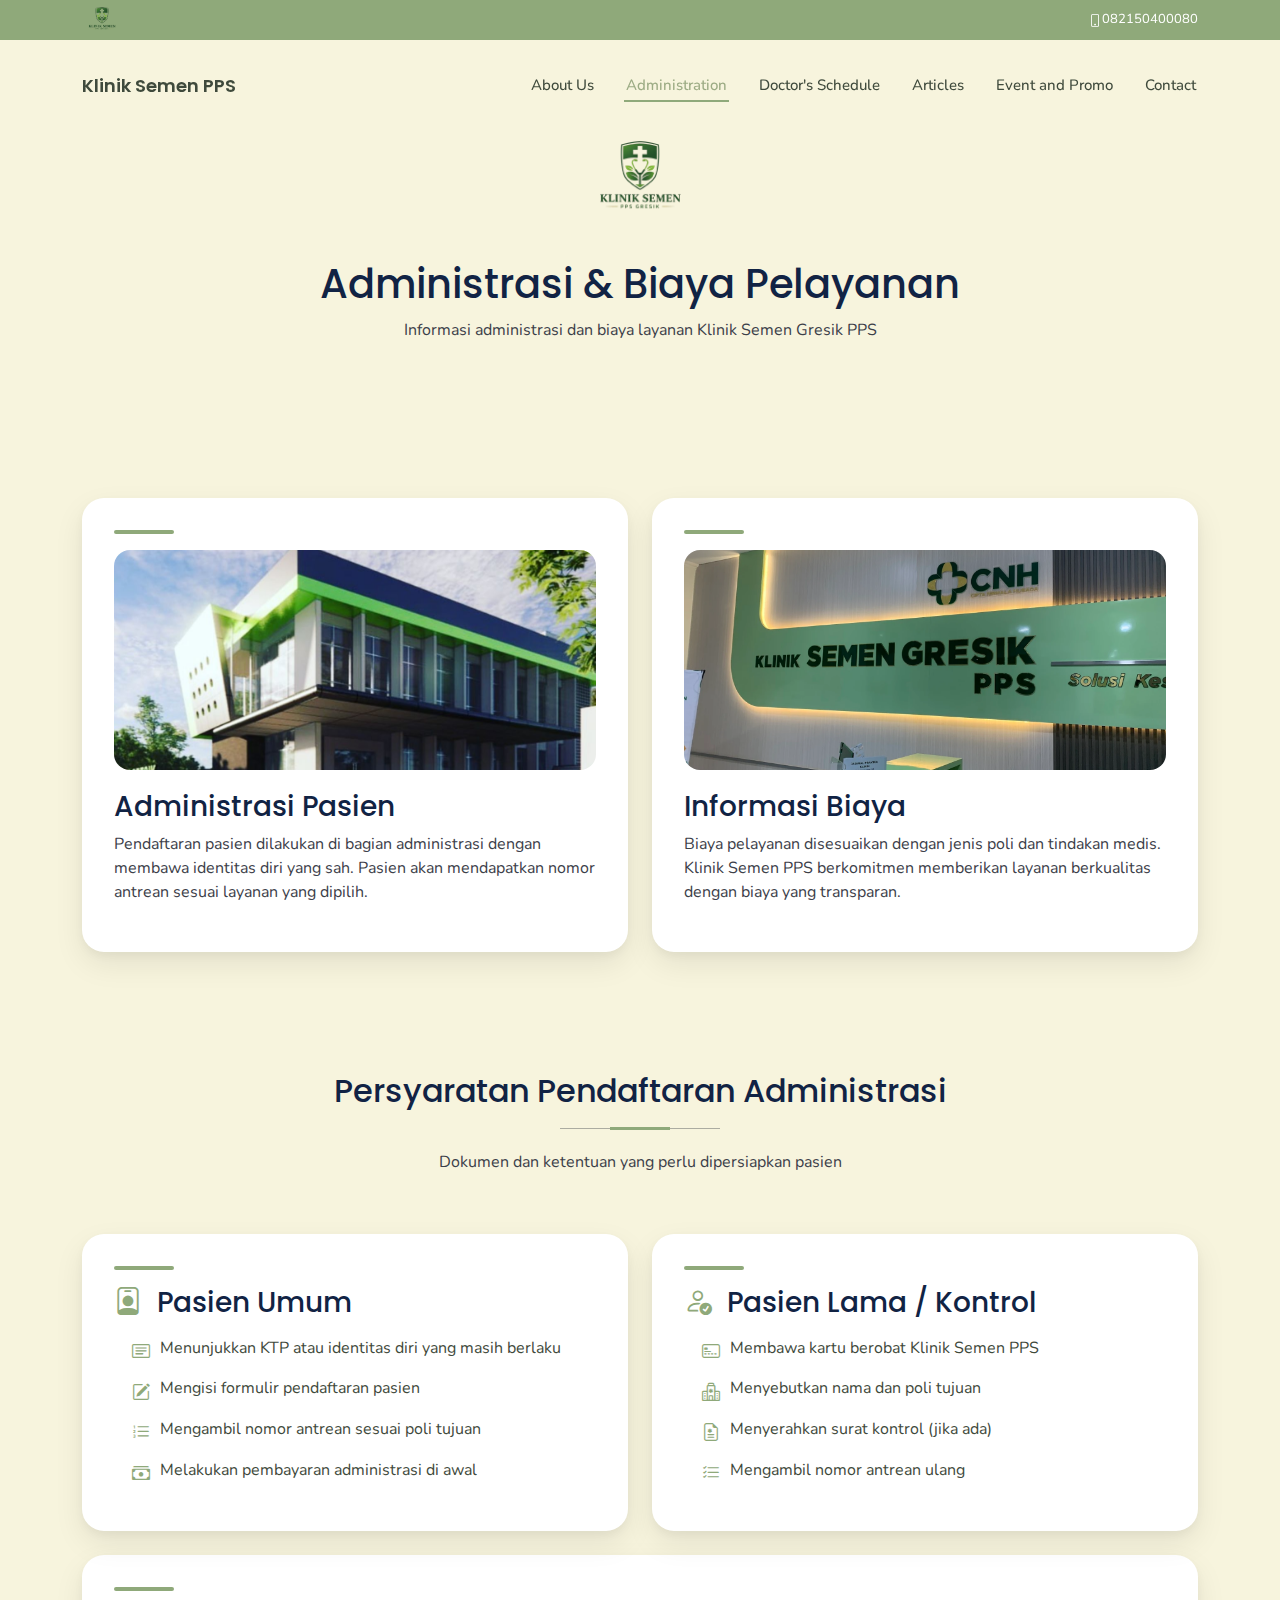
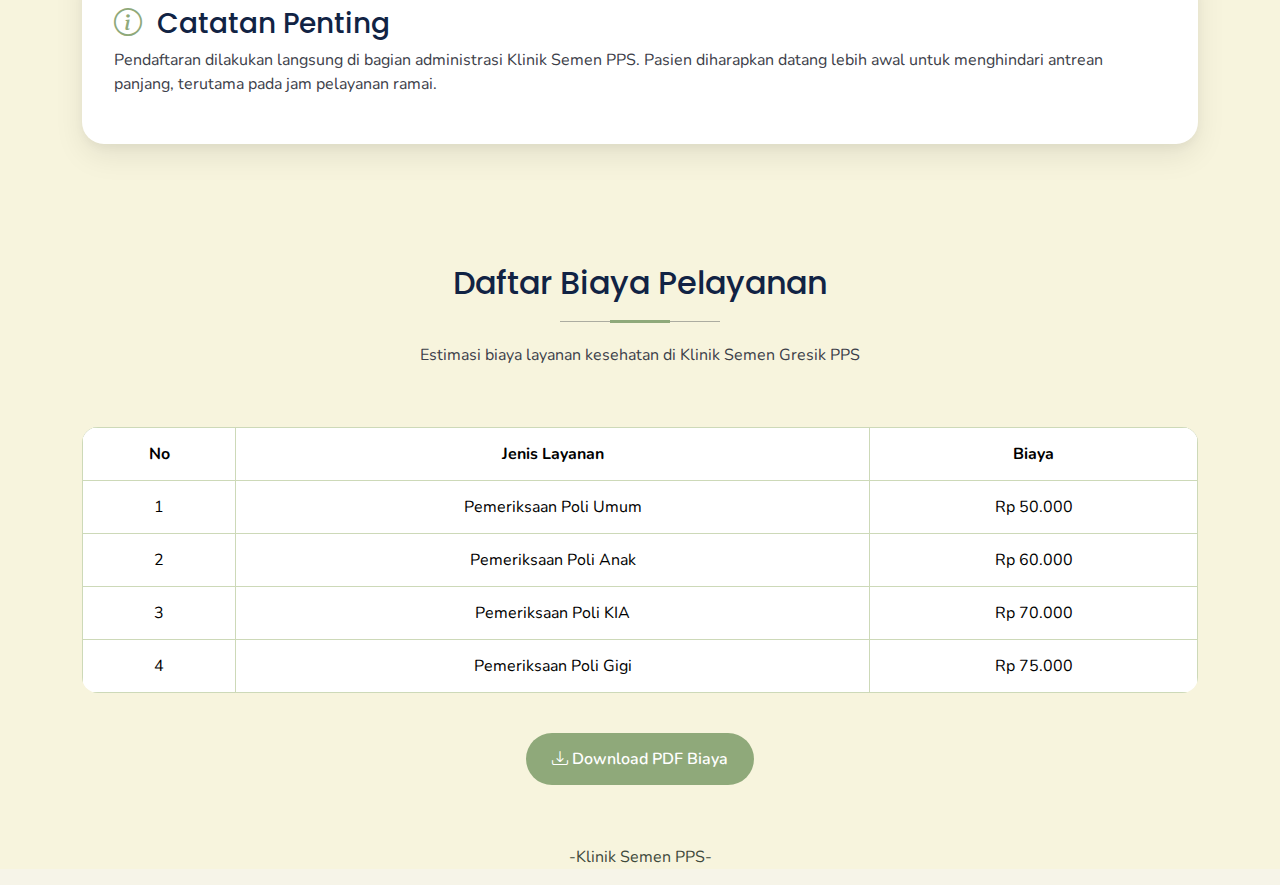
<file: biaya copy.html/htm page.html>
<!DOCTYPE html>
<html lang="en">

<head>
  <meta charset="UTF-8">
  <meta name="viewport" content="width=device-width, initial-scale=1.0">
  <title>Administration - Klinik</title>

  <!--Fonts-->
  <link href="https://fonts.googleapis.com/css2?family=Poppins:wght@600;700&family=Nunito:wght@400;500;600&display=swap" rel="stylesheet">

  <!--Bootstrap & Icons-->
  <link href="../assets/vendor/bootstrap/css/bootstrap.min.css" rel="stylesheet">
  <link href="../assets/vendor/bootstrap-icons/bootstrap-icons.css" rel="stylesheet">

  <!--Main CSS-->
  <link href="../assets/css/main.css" rel="stylesheet">

  <style>
    :root {
      --clinic-bg: #F6F4E8;
      --clinic-soft: #F7F4DD;
      --clinic-primary: #8FA97A;
      --clinic-dark: #3F4A3C;
      --clinic-border: #6F8F6A;
    }

    body {
      font-family: 'Nunito', sans-serif;
      background: var(--clinic-bg);
      color: var(--clinic-dark);
    }

    h1, h2, h3 {
      font-family: 'Poppins', sans-serif;
    }

    /*hero css*/
    .admin-hero {
      padding: 120px 0 80px;
      text-align: center;
    }

    .admin-hero img.logo {
      width: 120px;
      margin-bottom: 20px;
    }

    .admin-hero h1 {
      margin-bottom: 10px;
    }
    /*navbar kiri atas css*/
.navbar-left {
  display: flex;
  align-items: center;
  font-family: 'Poppins', sans-serif;
  font-weight: 600;
  font-size: 18px;
  color: var(--clinic-dark);
}

    
    /*tabel biaya css*/
.biaya-table {
  background: var(--clinic-soft);
  border-radius: 16px;
  overflow: hidden;
}

.biaya-table thead {
  background: var(--clinic-primary);
  color: white;
}

.biaya-table th,
.biaya-table td {
  padding: 14px;
  text-align: center;
  border: 1px solid #cdd9b8;
}

.biaya-table tbody tr:hover {
  background: #e7efd4;
  transition: 0.3s;
}

/*download button css*/
.btn-download {
  display: inline-block;
  background: var(--clinic-primary);
  color: white;
  padding: 14px 26px;
  border-radius: 30px;
  font-weight: 600;
  text-decoration: none;
  transition: all 0.4s ease;
}

.btn-download:hover {
  background: #6f8f6a;
  transform: translateY(-3px);
}
/*hide no telp*/
@media (max-width: 768px) {
  .topbar .contact-info span {
    display: none !important;
  }
}
/*card floating*/
.admin-card {
  background: #ffffff;
  border-radius: 22px;
  padding: 32px;
  box-shadow:
    0 12px 30px rgba(0, 0, 0, 0.08),
    0 4px 10px rgba(0, 0, 0, 0.04);
  transition: 
    transform 0.4s ease,
    box-shadow 0.4s ease;
}

/* hover pop-up */
.admin-card:hover {
  transform: translateY(-8px);
  box-shadow:
    0 20px 45px rgba(0, 0, 0, 0.12),
    0 8px 20px rgba(0, 0, 0, 0.06);
}
.admin-card::before {
  content: "";
  display: block;
  width: 60px;
  height: 4px;
  background: var(--clinic-primary);
  border-radius: 10px;
  margin-bottom: 16px;
}
@media (max-width: 768px) {
  .admin-card {
    padding: 24px;
    border-radius: 18px;
  }

  .admin-card:hover {
    transform: none;
  }
}


    .admin-card img {
      border-radius: 16px;
      margin-bottom: 20px;
    }

/*admin card kiri yg baru*/
.admin-card img {
  width: 100%;
  height: 220px;           
  object-fit: cover;       
  border-radius: 16px;
}
/*back to top button*/
.back-to-top {
  position: fixed;
  right: 20px;
  bottom: 20px;
  width: 44px;
  height: 44px;
  background: #8FA97A;
  color: #2f3e34;
  border-radius: 50%;
  z-index: 9999;
  opacity: 0;
  visibility: hidden;
  transition: all 0.3s ease;
  box-shadow: 0 10px 24px rgba(0,0,0,0.18);
}

.back-to-top i {
  font-size: 26px;
  line-height: 1;
}

.back-to-top:hover {
  background: #3F4A3C;
  color: #fff;
  transform: translateY(-3px);
}

/* tampil saat aktif */
.back-to-top.active {
  opacity: 1;
  visibility: visible;
}

/* mobile biar ga nutup konten */
@media (max-width: 768px) {
  .back-to-top {
    right: 16px;
    bottom: 16px;
  }
}
  </style>
</head>

<body>
<!--header-->
<header id="header" class="header fixed-top">

  <!--topbar-->
  <div class="topbar d-flex align-items-center dark-background">
    <div class="container d-flex align-items-center justify-content-between">

      <div class="topbar-logo d-flex align-items-center">
        <img src="../assets/img/health/LOGO KLINIK.png" alt="Clinic Logo">
      </div>

      <div class="contact-info d-flex align-items-center">
        <a href="tel:082150400080" class="phone-link d-flex align-items-center">
          <i class="bi bi-phone d-flex align-items-center"></i>
          <span>082150400080</span>
        </a>
      </div>

    </div>
  </div>

  <!--navbar-->
  <div class="branding">
    <div class="container d-flex align-items-center justify-content-between">

      <!--judul navbar di kiri-->
      <div class="navbar-left me-auto">
        <span class="navbar-brand">Klinik Semen PPS</span>
      </div>
          
      <nav id="navmenu" class="navmenu">
        <ul>
          <li><a href="../index.html">About Us</a></li>
          <li><a href="htm page.html" class="active">Administration</a></li>
          <li><a href="../DOCTOR ADMINISTRASSION/profil dokter/profildokter.html">Doctor's Schedule</a></li>
          <li><a href="../Berita/berita.html">Articles</a></li>
          <li><a href="../Promo and Event.html">Event and Promo</a></li>
          <li><a href="../contact person copy/contact.html">Contact</a></li>
        </ul>
      </nav>
  <i class="mobile-nav-toggle d-xl-none bi bi-list"></i>
    </div>
  </div>

</header>

<!-- Back to Top -->
<a href="#" id="backToTop" class="back-to-top d-flex align-items-center justify-content-center">
  <i class="bi bi-arrow-up-short"></i>
</a>

<!--css navbar-->
<style>
.header {
  width: 100%;
  position: fixed;
  top: 0;
  left: 0;
  z-index: 999;
  background: rgba(255,255,255,0);
  transition: background 0.3s, box-shadow 0.3s;
}

.header.scrolled {
  background: #fff;
  box-shadow: 0 4px 12px rgba(0,0,0,0.1);
}



@media (max-width: 991px) {
  .mobile-nav-toggle {
    display: block;
  }

  .navmenu {
    position: fixed;
    inset: 0;
    background: rgba(255,255,255,0.97);
    display: none;
    z-index: 9999;
  }

  .navmenu.show {
    display: flex;
  }

  .navmenu ul {
    margin: auto;
    flex-direction: column;
    gap: 28px;
    text-align: center;
  }

  .navmenu ul li a {
    font-size: 18px;
    font-weight: 600;
  }

  body.mobile-nav-active {
    overflow: hidden;
  }
}
.navmenu ul li a {
  color: var(--clinic-dark);
  text-decoration: none;
  font-weight: 500;
  transition: color 0.3s ease;
}

@media (max-width: 768px) {
  .topbar .container {
    padding-left: 16px;   /* kiri */
    padding-right: 10px;  /* kanan */
  }
}
.admin-card ul {
  padding-left: 18px;
  margin-bottom: 0;
}

.admin-card ul li {
  margin-bottom: 10px;
  line-height: 1.6;
  color: var(--clinic-dark);
}
/*hamburger menu list icon*/
.list-icon {
  list-style: none;
  padding-left: 0;
}

.list-icon li {
  display: flex;
  align-items: flex-start;
  gap: 10px;
  margin-bottom: 12px;
  line-height: 1.6;
  color: var(--clinic-dark);
}

.list-icon li i {
  color: var(--clinic-primary);
  font-size: 18px;
  margin-top: 2px;
}

.admin-card h3 i {
  color: var(--clinic-primary);
}


</style>

<!--jss navbar-->
<script>
const header = document.querySelector('#header');
const mobileToggle = document.querySelector('.mobile-nav-toggle');
const navMenu = document.querySelector('#navmenu');

window.addEventListener('scroll', () => {
  header.classList.toggle('scrolled', window.scrollY > 50);
});

mobileToggle.addEventListener('click', () => {
  navMenu.classList.toggle('show');

  mobileToggle.classList.toggle('bi-list');
});
</script>




<!--main content-->
<main class="main">
  <!--hero-->
  <section class="admin-hero">
    <div class="container">
      <img src="../assets/img/health/LOGO KLINIK.png" class="logo" alt="Logo Klinik">
      <h1>Administrasi & Biaya Pelayanan</h1>
      <p>Informasi administrasi dan biaya layanan Klinik Semen Gresik PPS</p>
    </div>
  </section>

  <!--content-->
  <section class="section">
    <div class="container">
      <div class="row g-4">

        <div class="col-lg-6">
          <div class="admin-card reveal">
            <img src="../assets/img/health/FOTO BAGIAN DEPAN KLINIK.jpeg" class="img-fluid">
            <h3>Administrasi Pasien</h3>
            <p>
              Pendaftaran pasien dilakukan di bagian administrasi dengan membawa
              identitas diri yang sah. Pasien akan mendapatkan nomor antrean
              sesuai layanan yang dipilih.
            </p>
          </div>
        </div>

        <div class="col-lg-6">
          <div class="admin-card reveal">
            <img src="../assets/img/health/POLI UMUM RS.webp" class="img-fluid">
            <h3>Informasi Biaya</h3>
            <p>
              Biaya pelayanan disesuaikan dengan jenis poli dan tindakan medis.
              Klinik Semen PPS berkomitmen memberikan layanan berkualitas dengan
              biaya yang transparan.
            </p>
          </div>
        </div>

      </div>
    </div>
  </section>
<!--persyaratan pendaftaran-->
<section class="section">
  <div class="container">

    <div class="section-title text-center reveal">
      <h2>Persyaratan Pendaftaran Administrasi</h2>
      <p>Dokumen dan ketentuan yang perlu dipersiapkan pasien</p>
    </div>

    <div class="row g-4">

      <!--pasien umum-->
      <div class="col-lg-6">
        <div class="admin-card reveal">
          <h3>
            <i class="bi bi-person-badge me-2"></i>
            Pasien Umum
          </h3>
          <ul class="mt-3 list-icon">
            <li>
              <i class="bi bi-card-text"></i>
              Menunjukkan KTP atau identitas diri yang masih berlaku
            </li>
            <li>
              <i class="bi bi-pencil-square"></i>
              Mengisi formulir pendaftaran pasien
            </li>
            <li>
              <i class="bi bi-list-ol"></i>
              Mengambil nomor antrean sesuai poli tujuan
            </li>
            <li>
              <i class="bi bi-cash-stack"></i>
              Melakukan pembayaran administrasi di awal
            </li>
          </ul>
        </div>
      </div>

      <!--pasien lama/kontrol-->
      <div class="col-lg-6">
        <div class="admin-card reveal">
          <h3>
            <i class="bi bi-person-check me-2"></i>
            Pasien Lama / Kontrol
          </h3>
          <ul class="mt-3 list-icon">
            <li>
              <i class="bi bi-credit-card-2-front"></i>
              Membawa kartu berobat Klinik Semen PPS
            </li>
            <li>
              <i class="bi bi-hospital"></i>
              Menyebutkan nama dan poli tujuan
            </li>
            <li>
              <i class="bi bi-file-earmark-medical"></i>
              Menyerahkan surat kontrol (jika ada)
            </li>
            <li>
              <i class="bi bi-list-check"></i>
              Mengambil nomor antrean ulang
            </li>
          </ul>
        </div>
      </div>

    </div>

    <!--content catatan-->
    <div class="admin-card mt-4 reveal">
      <h3>
        <i class="bi bi-info-circle me-2"></i>
        Catatan Penting
      </h3>
      <p class="mt-2">
        Pendaftaran dilakukan langsung di bagian administrasi Klinik Semen PPS.
        Pasien diharapkan datang lebih awal untuk menghindari antrean panjang,
        terutama pada jam pelayanan ramai.
      </p>
    </div>

  </div>
</section>


  <!--biaya layanan-->
<section class="section">
  <div class="container">

    <div class="section-title text-center reveal">
      <h2>Daftar Biaya Pelayanan</h2>
      <p>Estimasi biaya layanan kesehatan di Klinik Semen Gresik PPS</p>
    </div>

    <div class="table-responsive reveal">
      <table class="table biaya-table">
        <thead>
          <tr>
            <th>No</th>
            <th>Jenis Layanan</th>
            <th>Biaya</th>
          </tr>
        </thead>
        <tbody>
          <tr>
            <td>1</td>
            <td>Pemeriksaan Poli Umum</td>
            <td>Rp 50.000</td>
          </tr>
          <tr>
            <td>2</td>
            <td>Pemeriksaan Poli Anak</td>
            <td>Rp 60.000</td>
          </tr>
          <tr>
            <td>3</td>
            <td>Pemeriksaan Poli KIA</td>
            <td>Rp 70.000</td>
          </tr>
          <tr>
            <td>4</td>
            <td>Pemeriksaan Poli Gigi</td>
            <td>Rp 75.000</td>
          </tr>
        </tbody>
      </table>
    </div>

    <!--download button-->
    <div class="text-center mt-4 reveal">
      <a href="Daftar_Tarif_Klinik_Semen_PPS_Gresik.pdf" class="btn-download" download>
        <i class="bi bi-download"></i> Download PDF Biaya
      </a>
    </div>

  </div>
</section>
</main>

<!--footer-->
<footer class="footer text-center">
  <div class="container">
    <p> -Klinik Semen PPS- </p>
  </div>
</footer>

<!--scroll vanilla js-->
<script>
  const reveals = document.querySelectorAll('.reveal');

  function smoothReveal() {
    reveals.forEach(el => {
      const windowHeight = window.innerHeight;
      const elementTop = el.getBoundingClientRect().top;
      const revealPoint = 120;

      if (elementTop < windowHeight - revealPoint) {
        el.classList.add('show');
      }
    });
  }

  window.addEventListener('scroll', smoothReveal);
  window.addEventListener('load', smoothReveal);
  const backToTop = document.querySelector('#backToTop');

// Scroll Effect
window.addEventListener('scroll', () => {
  if (window.scrollY > 60) {
    header.classList.add('scrolled');
    backToTop.classList.add('active');
  } else {
    header.classList.remove('scrolled');
    backToTop.classList.remove('active');
  }
});

// Back to top click
backToTop.addEventListener('click', (e) => {
  e.preventDefault();
  window.scrollTo({
    top: 0,
    behavior: 'smooth'
  });
});
</script>


<script src="../assets/vendor/bootstrap/js/bootstrap.bundle.min.js"></script>
<script src="../assets/js/main.js"></script>


</body>
</html>
</file>
<file: assets/css/main.css>
--------------------------------------------------------------*/
/* Fonts */
:root {
  --default-font: "Poppins",  system-ui, -apple-system, "Segoe UI", Roboto, "Helvetica Neue", Arial, "Noto Sans", "Liberation Sans", sans-serif, "Apple Color Emoji", "Segoe UI Emoji", "Segoe UI Symbol", "Noto Color Emoji";
  --heading-font: "Montserrat",  sans-serif;
  --nav-font: "Lato",  sans-serif;
}

/* Global Colors - The following color variables are used throughout the website. Updating them here will change the color scheme of the entire website */
:root { 
  --background-color: #F7F4DD; /* Background color for the entire website, including individual sections */
  --default-color: #3c4049; /* Default color used for the majority of the text content across the entire website */
  --heading-color: #112344; /* Color for headings, subheadings and title throughout the website */
  --accent-color: #8FA97A; /* Accent color that represents your brand on the website. It's used for buttons, links, and other elements that need to stand out */
  --surface-color: #ffffff; /* The surface color is used as a background of boxed elements within sections, such as cards, icon boxes, or other elements that require a visual separation from the global background. */
  --contrast-color: #ffffff; /* Contrast color for text, ensuring readability against backgrounds of accent, heading, or default colors. */
}

/* Nav Menu Colors - The following color variables are used specifically for the navigation menu. They are separate from the global colors to allow for more customization options */
:root {
  --nav-color: #3c4049;  /* The default color of the main navmenu links */
  --nav-hover-color: #9cab84; /* Applied to main navmenu links when they are hovered over or active */
  --nav-mobile-background-color: #ffffff; /* Used as the background color for mobile navigation menu */
  --nav-dropdown-background-color: #ffffff; /* Used as the background color for dropdown items that appear when hovering over primary navigation items */
  --nav-dropdown-color: #3c4049; /* Used for navigation links of the dropdown items in the navigation menu. */
  --nav-dropdown-hover-color: #9cab84; /* Similar to --nav-hover-color, this color is applied to dropdown navigation links when they are hovered over. */
}

/* Color Presets - These classes override global colors when applied to any section or element, providing reuse of the sam color scheme. */

.light-background {
  --background-color: #f4f8ff;
  --surface-color: #ffffff;
}

.dark-background {
  --background-color: #021418;
  --default-color: #F7F4DD;
  --heading-color: #F7F4DD;
  --surface-color: #11262a;
  --contrast-color: #ffffff;
}

/* Smooth scroll */
:root {
  scroll-behavior: smooth;
}

/*--------------------------------------------------------------
# General Styling & Shared Classes
--------------------------------------------------------------*/
body {
  color: var(--default-color);
  background-color: var(--background-color);
  font-family: var(--default-font);
}

a {
  color: var(--accent-color);
  text-decoration: none;
  transition: 0.3s;
}

a:hover {
  color: color-mix(in srgb, var(--accent-color), transparent 25%);
  text-decoration: none;
}

h1,
h2,
h3,
h4,
h5,
h6 {
  color: var(--heading-color);
  font-family: var(--heading-font);
}
/* ===== HEADER FIX POSISI ===== */

.site-title {
  font-family: 'Poppins', sans-serif;
  font-size: 22px;
  font-weight: 600;
  color: #52734D;
  margin: 0;
}

.branding .container {
  min-height: 70px;
}

.navmenu ul {
  margin: 0;
  padding: 0;
}
d
/*--------------------------------------------------------------
# Global Header
--------------------------------------------------------------*/
.header {
  --background-color: rgba(255, 255, 255, 0);
  color: var(--default-color);
  transition: all 0.5s;
  z-index: 997;
  background-color: var(--background-color);
  box-shadow: 0px 0 18px rgba(0, 0, 0, 0.1);
}

.header .topbar {
  background-color: var(--accent-color);
  height: 40px;
  padding: 0;
  font-size: 14px;
  transition: all 0.5s;
}

.header .topbar .contact-info i {
  font-style: normal;
  color: var(--contrast-color);
}

.header .topbar .contact-info i a,
.header .topbar .contact-info i span {
  padding-left: 5px;
  color: var(--contrast-color);
}

@media (max-width: 575px) {

  .header .topbar .contact-info i a,
  .header .topbar .contact-info i span {
    font-size: 13px;
  }
}

.header .topbar .contact-info i a {
  transition: 0.3s;
}

.header .topbar .contact-info i a:hover {
  color: var(--contrast-color);
  text-decoration: underline;
}

.header .topbar .social-links a {
  color: color-mix(in srgb, var(--contrast-color), transparent 40%);
  transition: 0.3s;
  margin-left: 20px;
}

.header .topbar .social-links a:hover {
  color: var(--contrast-color);
}

.header .branding {
  min-height: 60px;
  padding: 10px 0;
}

.header .logo {
  line-height: 1;
}

.header .logo img {
  max-height: 36px;
  margin-right: 8px;
}

.header .logo h1 {
  font-size: 30px;
  margin: 0;
  font-weight: 600;
  color: var(--heading-color);
}

.scrolled .header .topbar {
  height: 0;
  visibility: hidden;
  overflow: hidden;
}

/* Global Header on Scroll
------------------------------*/
.scrolled .header {
  --background-color: #ffffff;
}

/*--------------------------------------------------------------
# Navigation Menu
--------------------------------------------------------------*/
/* Desktop Navigation */
@media (min-width: 1200px) {
  .navmenu {
    padding: 0;
  }

  .navmenu ul {
    margin: 0;
    padding: 0;
    display: flex;
    list-style: none;
    align-items: center;
  }

  .navmenu li {
    position: relative;
  }

  .navmenu>ul>li {
    white-space: nowrap;
    padding: 15px 14px;
  }

  .navmenu>ul>li:last-child {
    padding-right: 0;
  }

  .navmenu a,
  .navmenu a:focus {
    color: var(--nav-color);
    font-size: 15px;
    padding: 0 2px;
    font-family: var(--nav-font);
    font-weight: 500;
    display: flex;
    align-items: center;
    justify-content: space-between;
    white-space: nowrap;
    transition: 0.3s;
    position: relative;
  }

  .navmenu a i,
  .navmenu a:focus i {
    font-size: 12px;
    line-height: 0;
    margin-left: 5px;
    transition: 0.3s;
  }

  .navmenu>ul>li>a:before {
    content: "";
    position: absolute;
    width: 100%;
    height: 2px;
    bottom: -6px;
    left: 0;
    background-color: var(--accent-color);
    visibility: hidden;
    width: 0px;
    transition: all 0.3s ease-in-out 0s;
  }

  .navmenu a:hover:before,
  .navmenu li:hover>a:before,
  .navmenu .active:before {
    visibility: visible;
    width: 100%;
  }

  .navmenu li:hover>a,
  .navmenu .active,
  .navmenu .active:focus {
    color: var(--nav-hover-color);
  }

  .navmenu .dropdown ul {
    margin: 0;
    padding: 10px 0;
    background: var(--nav-dropdown-background-color);
    display: block;
    position: absolute;
    visibility: hidden;
    left: 14px;
    top: 130%;
    opacity: 0;
    transition: 0.3s;
    border-radius: 4px;
    z-index: 99;
    box-shadow: 0px 0px 30px rgba(0, 0, 0, 0.1);
  }

  .navmenu .dropdown ul li {
    min-width: 200px;
  }

  .navmenu .dropdown ul a {
    padding: 10px 20px;
    font-size: 15px;
    text-transform: none;
    color: var(--nav-dropdown-color);
  }

  .navmenu .dropdown ul a i {
    font-size: 12px;
  }

  .navmenu .dropdown ul a:hover,
  .navmenu .dropdown ul .active:hover,
  .navmenu .dropdown ul li:hover>a {
    color: var(--nav-dropdown-hover-color);
  }

  .navmenu .dropdown:hover>ul {
    opacity: 1;
    top: 100%;
    visibility: visible;
  }

  .navmenu .dropdown .dropdown ul {
    top: 0;
    left: -90%;
    visibility: hidden;
  }

  .navmenu .dropdown .dropdown:hover>ul {
    opacity: 1;
    top: 0;
    left: -100%;
    visibility: visible;
  }
}

/* Mobile Navigation */
@media (max-width: 1199px) {
  .mobile-nav-toggle {
    color: var(--nav-color);
    font-size: 28px;
    line-height: 0;
    margin-right: 10px;
    cursor: pointer;
    transition: color 0.3s;
  }

  .navmenu {
    padding: 0;
    z-index: 9997;
  }

  .navmenu ul {
    display: none;
    list-style: none;
    position: absolute;
    inset: 60px 20px 20px 20px;
    padding: 10px 0;
    margin: 0;
    border-radius: 6px;
    background-color: var(--nav-mobile-background-color);
    border: 1px solid color-mix(in srgb, var(--default-color), transparent 90%);
    box-shadow: none;
    overflow-y: auto;
    transition: 0.3s;
    z-index: 9998;
  }

  .navmenu a,
  .navmenu a:focus {
    color: var(--nav-dropdown-color);
    padding: 10px 20px;
    font-family: var(--nav-font);
    font-size: 17px;
    font-weight: 500;
    display: flex;
    align-items: center;
    justify-content: space-between;
    white-space: nowrap;
    transition: 0.3s;
  }

  .navmenu a i,
  .navmenu a:focus i {
    font-size: 12px;
    line-height: 0;
    margin-left: 5px;
    width: 30px;
    height: 30px;
    display: flex;
    align-items: center;
    justify-content: center;
    border-radius: 50%;
    transition: 0.3s;
    background-color: color-mix(in srgb, var(--accent-color), transparent 90%);
  }

  .navmenu a i:hover,
  .navmenu a:focus i:hover {
    background-color: var(--accent-color);
    color: var(--contrast-color);
  }

  .navmenu a:hover,
  .navmenu .active,
  .navmenu .active:focus {
    color: var(--nav-dropdown-hover-color);
  }

  .navmenu .active i,
  .navmenu .active:focus i {
    background-color: var(--accent-color);
    color: var(--contrast-color);
    transform: rotate(180deg);
  }

  .navmenu .dropdown ul {
    position: static;
    display: none;
    z-index: 99;
    padding: 10px 0;
    margin: 10px 20px;
    background-color: var(--nav-dropdown-background-color);
    transition: all 0.5s ease-in-out;
  }

  .navmenu .dropdown ul ul {
    background-color: rgba(33, 37, 41, 0.1);
  }

  .navmenu .dropdown>.dropdown-active {
    display: block;
    background-color: rgba(33, 37, 41, 0.03);
  }

  .mobile-nav-active {
    overflow: hidden;
  }

  .mobile-nav-active .mobile-nav-toggle {
    color: #fff;
    position: absolute;
    font-size: 32px;
    top: 15px;
    right: 15px;
    margin-right: 0;
    z-index: 9999;
  }

  .mobile-nav-active .navmenu {
    position: fixed;
    overflow: hidden;
    inset: 0;
    background: rgba(33, 37, 41, 0.8);
    transition: 0.3s;
  }

  .mobile-nav-active .navmenu>ul {
    display: block;
  }
}

/*--------------------------------------------------------------
# Global Footer
--------------------------------------------------------------*/
.footer-16 {
  background: var(--background-color);
  color: var(--default-color);
  font-size: 15px;
  padding: 100px 0 0;
  border-top: 1px solid color-mix(in srgb, var(--default-color), transparent 92%);
}

.footer-16 .footer-main {
  margin-bottom: 80px;
}

.footer-16 .brand-section .logo {
  text-decoration: none;
}

.footer-16 .brand-section .logo .sitename {
  font-family: var(--heading-font);
  font-size: 32px;
  font-weight: 300;
  color: var(--heading-color);
  letter-spacing: -0.5px;
}

.footer-16 .brand-section .brand-description {
  font-size: 18px;
  line-height: 1.7;
  color: color-mix(in srgb, var(--default-color), transparent 25%);
  font-weight: 300;
  max-width: 380px;
  margin: 0;
}

.footer-16 .brand-section .contact-info .contact-item {
  display: flex;
  align-items: flex-start;
  margin-bottom: 16px;
  font-size: 15px;
  color: color-mix(in srgb, var(--default-color), transparent 20%);
}

.footer-16 .brand-section .contact-info .contact-item i {
  font-size: 16px;
  color: var(--accent-color);
  margin-right: 12px;
  margin-top: 3px;
  flex-shrink: 0;
}

.footer-16 .brand-section .contact-info .contact-item span {
  line-height: 1.6;
}

.footer-16 .footer-nav-wrapper {
  padding-left: 60px;
}

@media (max-width: 991px) {
  .footer-16 .footer-nav-wrapper {
    padding-left: 0;
    margin-top: 50px;
  }
}

.footer-16 .nav-column {
  margin-bottom: 40px;
}

.footer-16 .nav-column h6 {
  font-family: var(--heading-font);
  font-size: 16px;
  font-weight: 400;
  color: var(--heading-color);
  margin-bottom: 24px;
  letter-spacing: 0.3px;
}

.footer-16 .nav-column .footer-nav {
  display: flex;
  flex-direction: column;
  gap: 12px;
}

.footer-16 .nav-column .footer-nav a {
  color: color-mix(in srgb, var(--default-color), transparent 30%);
  text-decoration: none;
  font-size: 15px;
  font-weight: 300;
  transition: all 0.3s ease;
  line-height: 1.4;
}

.footer-16 .nav-column .footer-nav a:hover {
  color: var(--accent-color);
  transform: translateX(4px);
}

.footer-16 .footer-social {
  padding: 50px 0;
  border-top: 1px solid color-mix(in srgb, var(--default-color), transparent 94%);
  border-bottom: 1px solid color-mix(in srgb, var(--default-color), transparent 94%);
}

.footer-16 .footer-social .newsletter-section h5 {
  font-family: var(--heading-font);
  font-size: 20px;
  font-weight: 300;
  color: var(--heading-color);
  margin-bottom: 12px;
  letter-spacing: -0.2px;
}

.footer-16 .footer-social .newsletter-section p {
  font-size: 16px;
  color: color-mix(in srgb, var(--default-color), transparent 35%);
  margin: 0;
  line-height: 1.6;
  max-width: 340px;
}

.footer-16 .footer-social .social-section {
  display: flex;
  justify-content: flex-end;
}

@media (max-width: 991px) {
  .footer-16 .footer-social .social-section {
    justify-content: flex-start;
    margin-top: 30px;
  }
}

.footer-16 .footer-social .social-links {
  display: flex;
  gap: 32px;
  align-items: center;
}

@media (max-width: 576px) {
  .footer-16 .footer-social .social-links {
    gap: 20px;
    flex-wrap: wrap;
  }
}

.footer-16 .footer-social .social-links .social-link {
  display: flex;
  align-items: center;
  gap: 8px;
  text-decoration: none;
  color: color-mix(in srgb, var(--default-color), transparent 40%);
  font-size: 14px;
  font-weight: 400;
  transition: all 0.3s ease;
}

.footer-16 .footer-social .social-links .social-link i {
  font-size: 18px;
  transition: all 0.3s ease;
}

.footer-16 .footer-social .social-links .social-link span {
  transition: all 0.3s ease;
}

.footer-16 .footer-social .social-links .social-link:hover {
  color: var(--accent-color);
  transform: translateY(-2px);
}

.footer-16 .footer-social .social-links .social-link:hover i {
  transform: scale(1.1);
}

.footer-16 .footer-bottom {
  padding: 30px 0;
}

.footer-16 .footer-bottom .copyright p {
  margin: 0;
  font-size: 14px;
  color: color-mix(in srgb, var(--default-color), transparent 45%);
  font-weight: 300;
}

.footer-16 .footer-bottom .copyright p .sitename {
  color: var(--heading-color);
  font-weight: 400;
}

.footer-16 .footer-bottom .legal-links {
  display: flex;
  align-items: center;
  justify-content: flex-end;
  gap: 24px;
}

@media (max-width: 991px) {
  .footer-16 .footer-bottom .legal-links {
    justify-content: flex-start;
    margin-top: 20px;
    flex-wrap: wrap;
  }
}

.footer-16 .footer-bottom .legal-links a {
  font-size: 13px;
  color: color-mix(in srgb, var(--default-color), transparent 50%);
  text-decoration: none;
  font-weight: 300;
  transition: color 0.3s ease;
}

.footer-16 .footer-bottom .legal-links a:hover {
  color: var(--accent-color);
}

.footer-16 .footer-bottom .legal-links .credits {
  font-size: 12px;
  color: color-mix(in srgb, var(--default-color), transparent 60%);
  margin-left: 8px;
  padding-left: 24px;
  border-left: 1px solid color-mix(in srgb, var(--default-color), transparent 90%);
}

@media (max-width: 576px) {
  .footer-16 .footer-bottom .legal-links .credits {
    margin-left: 0;
    padding-left: 0;
    border-left: none;
    width: 100%;
    margin-top: 12px;
  }
}

.footer-16 .footer-bottom .legal-links .credits a {
  color: var(--accent-color);
  font-size: 12px;
}

.footer-16 .footer-bottom .legal-links .credits a:hover {
  text-decoration: underline;
}

@media (max-width: 768px) {
  .footer-16 {
    padding: 70px 0 0;
  }

  .footer-16 .brand-section {
    text-align: center;
    margin-bottom: 50px;
  }

  .footer-16 .brand-section .brand-description {
    max-width: none;
  }

  .footer-16 .brand-section .contact-info {
    text-align: left;
    display: inline-block;
  }

  .footer-16 .footer-nav-wrapper .nav-column {
    text-align: left;
  }

  .footer-16 .footer-nav-wrapper .nav-column h6 {
    margin-bottom: 16px;
  }

  .footer-16 .footer-nav-wrapper .nav-column .footer-nav {
    gap: 10px;
  }

  .footer-16 .footer-social {
    text-align: center;
  }

  .footer-16 .footer-social .newsletter-section p {
    max-width: none;
  }

  .footer-16 .footer-social .social-links {
    justify-content: center;
  }

  .footer-16 .footer-bottom {
    text-align: center;
  }

  .footer-16 .footer-bottom .legal-links {
    justify-content: center;
  }
}

/*--------------------------------------------------------------
# Preloader
--------------------------------------------------------------*/
#preloader {
  position: fixed;
  inset: 0;
  z-index: 9999;
  overflow: hidden;
  background-color: var(--background-color);
  transition: all 0.6s ease-out;
  width: 100%;
  height: 100vh;
}

#preloader:before,
#preloader:after {
  content: "";
  position: absolute;
  border: 4px solid var(--accent-color);
  border-radius: 50%;
  animation: animate-preloader 2s cubic-bezier(0, 0.2, 0.8, 1) infinite;
}

#preloader:after {
  animation-delay: -0.5s;
}

@keyframes animate-preloader {
  0% {
    width: 10px;
    height: 10px;
    top: calc(50% - 5px);
    left: calc(50% - 5px);
    opacity: 1;
  }

  100% {
    width: 72px;
    height: 72px;
    top: calc(50% - 36px);
    left: calc(50% - 36px);
    opacity: 0;
  }
}

/*--------------------------------------------------------------
# Scroll Top Button
--------------------------------------------------------------*/
.scroll-top {
  position: fixed;
  visibility: hidden;
  opacity: 0;
  right: 15px;
  bottom: -15px;
  z-index: 99999;
  background-color: var(--accent-color);
  width: 44px;
  height: 44px;
  border-radius: 50px;
  transition: all 0.4s;
}

.scroll-top i {
  font-size: 24px;
  color: var(--contrast-color);
  line-height: 0;
}

.scroll-top:hover {
  background-color: color-mix(in srgb, var(--accent-color), transparent 20%);
  color: var(--contrast-color);
}

.scroll-top.active {
  visibility: visible;
  opacity: 1;
  bottom: 15px;
}



/*--------------------------------------------------------------
# Global Page Titles & Breadcrumbs
--------------------------------------------------------------*/
.page-title {
  color: var(--default-color);
  background-color: var(--background-color);
  position: relative;
  padding-top: 100px;
}

.page-title .heading {
  padding: 80px 0;
}

.page-title .heading h1 {
  font-size: 38px;
  font-weight: 500;
}

.page-title nav {
  background-color: color-mix(in srgb, var(--default-color), transparent 96%);
  padding: 20px 0;
}

.page-title nav ol {
  display: flex;
  flex-wrap: wrap;
  list-style: none;
  padding: 0;
  margin: 0;
  font-size: 16px;
  font-weight: 400;
}

.page-title nav ol li+li {
  padding-left: 10px;
}

.page-title nav ol li+li::before {
  content: "/";
  display: inline-block;
  padding-right: 10px;
  color: color-mix(in srgb, var(--default-color), transparent 70%);
}

/*--------------------------------------------------------------
# Global Sections
--------------------------------------------------------------*/
section,
.section {
  color: var(--default-color);
  background-color: var(--background-color);
  padding: 60px 0;
  scroll-margin-top: 90px;
  overflow: clip;
}

@media (max-width: 1199px) {

  section,
  .section {
    scroll-margin-top: 66px;
  }
}

/*--------------------------------------------------------------
# Global Section Titles
--------------------------------------------------------------*/
.section-title {
  text-align: center;
  padding-bottom: 60px;
  position: relative;
}

.section-title h2 {
  font-size: 32px;
  font-weight: 500;
  margin-bottom: 20px;
  padding-bottom: 20px;
  position: relative;
}

.section-title h2:before {
  content: "";
  position: absolute;
  display: block;
  width: 160px;
  height: 1px;
  background: color-mix(in srgb, var(--default-color), transparent 60%);
  left: 0;
  right: 0;
  bottom: 1px;
  margin: auto;
}

.section-title h2::after {
  content: "";
  position: absolute;
  display: block;
  width: 60px;
  height: 3px;
  background: var(--accent-color);
  left: 0;
  right: 0;
  bottom: 0;
  margin: auto;
}

.section-title p {
  margin-bottom: 0;
}

/*--------------------------------------------------------------
# Hero Section
--------------------------------------------------------------*/
.hero {
  position: relative;
  min-height: 100vh;
  display: flex;
  align-items: center;
  background: linear-gradient(135deg, var(--surface-color) 0%, color-mix(in srgb, var(--accent-color), transparent 95%) 100%);
  overflow: hidden;
}

.hero::before {
  content: "";
  position: absolute;
  top: 0;
  left: 0;
  right: 0;
  bottom: 0;
  background: url("../img/bg/abstract-bg-3.webp") center/cover;
  opacity: 0.08;
  z-index: 0;
}

.hero .container {
  position: relative;
  z-index: 1;
}

.hero .hero-content {
  padding: 2rem 0;
}

.hero .hero-content .trust-badges {
  display: flex;
  gap: 1.5rem;
  flex-wrap: wrap;
}

.hero .hero-content .trust-badges .badge-item {
  display: flex;
  align-items: center;
  gap: 0.5rem;
  padding: 0.5rem 1rem;
  background: color-mix(in srgb, var(--accent-color), transparent 90%);
  border-radius: 50px;
  color: var(--accent-color);
  font-size: 0.875rem;
  font-weight: 500;
}

.hero .hero-content .trust-badges .badge-item i {
  font-size: 1rem;
}

@media (max-width: 576px) {
  .hero .hero-content .trust-badges {
    gap: 0.75rem;
  }

  .hero .hero-content .trust-badges .badge-item {
    font-size: 0.75rem;
    padding: 0.4rem 0.8rem;
  }
}

.hero .hero-content h1 {
  font-size: 3.5rem;
  font-weight: 700;
  line-height: 1.2;
  margin: 1.5rem 0;
  color: var(--heading-color);
}

.hero .hero-content h1 .highlight {
  color: var(--accent-color);
  position: relative;
}

.hero .hero-content h1 .highlight::after {
  content: "";
  position: absolute;
  bottom: 0;
  left: 0;
  right: 0;
  height: 3px;
  background: var(--accent-color);
  border-radius: 2px;
}

@media (max-width: 992px) {
  .hero .hero-content h1 {
    font-size: 2.5rem;
  }
}

@media (max-width: 576px) {
  .hero .hero-content h1 {
    font-size: 2rem;
  }
}

.hero .hero-content .hero-description {
  font-size: 1.125rem;
  line-height: 1.7;
  color: color-mix(in srgb, var(--default-color), transparent 20%);
  margin-bottom: 2rem;
  max-width: 500px;
}

.hero .hero-content .hero-stats {
  display: flex;
  gap: 2rem;
}

.hero .hero-content .hero-stats .stat-item {
  text-align: left;
}

.hero .hero-content .hero-stats .stat-item h3 {
  font-size: 2rem;
  font-weight: 700;
  color: var(--accent-color);
  margin: 0;
  line-height: 1;
}

.hero .hero-content .hero-stats .stat-item p {
  color: color-mix(in srgb, var(--default-color), transparent 30%);
  margin: 0.25rem 0 0 0;
  font-size: 0.875rem;
  font-weight: 500;
}

@media (max-width: 576px) {
  .hero .hero-content .hero-stats {
    gap: 1rem;
  }

  .hero .hero-content .hero-stats .stat-item h3 {
    font-size: 1.5rem;
  }
}

.hero .hero-content .hero-actions {
  display: flex;
  gap: 1rem;
  align-items: center;
  margin-bottom: 2rem;
}

.hero .hero-content .hero-actions .btn {
  padding: 1rem 2rem;
  font-weight: 600;
  border-radius: 50px;
  text-decoration: none;
  display: inline-flex;
  align-items: center;
  transition: all 0.3s ease;
  border: 2px solid transparent;
}

.hero .hero-content .hero-actions .btn.btn-primary {
  background: var(--accent-color);
  color: var(--contrast-color);
}

.hero .hero-content .hero-actions .btn.btn-primary:hover {
  background: color-mix(in srgb, var(--accent-color), black 10%);
  transform: translateY(-2px);
}

.hero .hero-content .hero-actions .btn.btn-outline {
  color: var(--accent-color);
  border-color: var(--accent-color);
  background: transparent;
}

.hero .hero-content .hero-actions .btn.btn-outline:hover {
  background: var(--accent-color);
  color: var(--contrast-color);
}

@media (max-width: 576px) {
  .hero .hero-content .hero-actions {
    flex-direction: column;
    align-items: stretch;
  }

  .hero .hero-content .hero-actions .btn {
    text-align: center;
    justify-content: center;
  }
}

.hero .hero-content .emergency-contact {
  display: flex;
  align-items: center;
  gap: 1rem;
  padding: 1rem;
  background: color-mix(in srgb, var(--surface-color), transparent 50%);
  border: 1px solid color-mix(in srgb, var(--accent-color), transparent 80%);
  border-radius: 12px;
  backdrop-filter: blur(10px);
}

.hero .hero-content .emergency-contact .emergency-icon {
  width: 50px;
  height: 50px;
  background: var(--accent-color);
  color: var(--contrast-color);
  border-radius: 50%;
  display: flex;
  align-items: center;
  justify-content: center;
  font-size: 1.25rem;
}

.hero .hero-content .emergency-contact .emergency-info small {
  display: block;
  color: color-mix(in srgb, var(--default-color), transparent 40%);
  font-size: 0.75rem;
  margin-bottom: 0.25rem;
}

.hero .hero-content .emergency-contact .emergency-info strong {
  color: var(--heading-color);
  font-size: 1.125rem;
  font-weight: 600;
}

.hero .hero-visual {
  position: relative;
  height: 600px;
}

.hero .hero-visual .main-image {
  position: relative;
  height: 100%;
  border-radius: 20px;
  overflow: hidden;
  box-shadow: 0 20px 60px color-mix(in srgb, var(--default-color), transparent 85%);
}

.hero .hero-visual .main-image img {
  width: 100%;
  height: 100%;
  object-fit: cover;
}

.hero .hero-visual .main-image .floating-card {
  position: absolute;
  background: var(--surface-color);
  padding: 1.5rem;
  border-radius: 16px;
  box-shadow: 0 15px 40px color-mix(in srgb, var(--default-color), transparent 85%);
  backdrop-filter: blur(10px);
  border: 1px solid color-mix(in srgb, var(--default-color), transparent 90%);
}

.hero .hero-visual .main-image .floating-card.appointment-card {
  top: 20px;
  right: 20px;
  display: flex;
  align-items: center;
  gap: 1rem;
  min-width: 200px;
}

.hero .hero-visual .main-image .floating-card.appointment-card .card-icon {
  width: 50px;
  height: 50px;
  background: color-mix(in srgb, var(--accent-color), transparent 90%);
  color: var(--accent-color);
  border-radius: 12px;
  display: flex;
  align-items: center;
  justify-content: center;
  font-size: 1.25rem;
}

.hero .hero-visual .main-image .floating-card.appointment-card .card-content h6 {
  margin: 0 0 0.25rem 0;
  color: var(--heading-color);
  font-weight: 600;
  font-size: 0.875rem;
}

.hero .hero-visual .main-image .floating-card.appointment-card .card-content p {
  margin: 0 0 0.25rem 0;
  color: var(--default-color);
  font-weight: 600;
  font-size: 1rem;
}

.hero .hero-visual .main-image .floating-card.appointment-card .card-content small {
  color: color-mix(in srgb, var(--default-color), transparent 40%);
  font-size: 0.75rem;
}

.hero .hero-visual .main-image .floating-card.rating-card {
  bottom: 20px;
  left: 20px;
  text-align: center;
  min-width: 140px;
}

.hero .hero-visual .main-image .floating-card.rating-card .rating-stars {
  color: #ffc107;
  margin-bottom: 0.5rem;
}

.hero .hero-visual .main-image .floating-card.rating-card .rating-stars i {
  font-size: 1rem;
}

.hero .hero-visual .main-image .floating-card.rating-card h6 {
  margin: 0 0 0.25rem 0;
  color: var(--heading-color);
  font-weight: 700;
  font-size: 1.125rem;
}

.hero .hero-visual .main-image .floating-card.rating-card small {
  color: color-mix(in srgb, var(--default-color), transparent 40%);
  font-size: 0.75rem;
}

@media (max-width: 768px) {
  .hero .hero-visual .main-image .floating-card.appointment-card {
    right: 10px;
    top: 10px;
    padding: 1rem;
    min-width: 160px;
  }

  .hero .hero-visual .main-image .floating-card.rating-card {
    left: 10px;
    bottom: 10px;
    padding: 1rem;
    min-width: 120px;
  }
}

.hero .hero-visual .background-elements {
  position: absolute;
  top: 0;
  left: 0;
  right: 0;
  bottom: 0;
  z-index: -1;
}

.hero .hero-visual .background-elements .element {
  position: absolute;
  border-radius: 50%;
  background: var(--accent-color);
  opacity: 0.1;
}

.hero .hero-visual .background-elements .element.element-1 {
  width: 200px;
  height: 200px;
  top: -50px;
  left: -50px;
  animation: float1 6s ease-in-out infinite;
}

.hero .hero-visual .background-elements .element.element-2 {
  width: 150px;
  height: 150px;
  bottom: -30px;
  right: -30px;
  animation: float2 8s ease-in-out infinite;
}

.hero .hero-visual .background-elements .element.element-3 {
  width: 100px;
  height: 100px;
  top: 50%;
  left: -25px;
  transform: translateY(-50%);
  animation: float3 7s ease-in-out infinite;
}

@media (max-width: 992px) {
  .hero .hero-visual {
    height: 400px;
    margin-top: 2rem;
  }
}

@keyframes float1 {

  0%,
  100% {
    transform: translateY(0px) rotate(0deg);
  }

  50% {
    transform: translateY(-20px) rotate(180deg);
  }
}

@keyframes float2 {

  0%,
  100% {
    transform: translateY(0px) rotate(0deg);
  }

  50% {
    transform: translateY(-15px) rotate(-180deg);
  }
}

@keyframes float3 {

  0%,
  100% {
    transform: translateY(-50%) rotate(0deg);
  }

  50% {
    transform: translateY(-70%) rotate(180deg);
  }
}

/*--------------------------------------------------------------
# Home About Section
--------------------------------------------------------------*/
.home-about {
  padding: 100px 0;
  background-color: var(--surface-color);
}

.home-about .about-content .section-heading {
  font-size: 2.5rem;
  font-weight: 300;
  line-height: 1.3;
  margin-bottom: 1.5rem;
}

@media (max-width: 768px) {
  .home-about .about-content .section-heading {
    font-size: 2rem;
  }
}

.home-about .about-content .lead-text {
  font-size: 1.25rem;
  font-weight: 300;
  line-height: 1.7;
  color: color-mix(in srgb, var(--default-color), transparent 15%);
  margin-bottom: 1.5rem;
}

.home-about .about-content p {
  font-size: 1.1rem;
  line-height: 1.8;
  color: color-mix(in srgb, var(--default-color), transparent 20%);
  margin-bottom: 2.5rem;
}

.home-about .about-content .stats-grid {
  display: grid;
  grid-template-columns: repeat(3, 1fr);
  gap: 2rem;
  margin-bottom: 3rem;
}

@media (max-width: 576px) {
  .home-about .about-content .stats-grid {
    grid-template-columns: 1fr;
    gap: 1.5rem;
  }
}

.home-about .about-content .stats-grid .stat-item {
  text-align: center;
}

.home-about .about-content .stats-grid .stat-item .stat-number {
  font-size: 2.5rem;
  font-weight: 300;
  color: var(--accent-color);
  display: block;
  line-height: 1;
}

.home-about .about-content .stats-grid .stat-item .stat-number::after {
  content: "+";
  font-size: 1.5rem;
  margin-left: 2px;
}

.home-about .about-content .stats-grid .stat-item .stat-label {
  font-size: 0.95rem;
  color: color-mix(in srgb, var(--default-color), transparent 30%);
  margin-top: 0.5rem;
  font-weight: 400;
}

.home-about .about-content .cta-section {
  display: flex;
  align-items: center;
  gap: 2rem;
  flex-wrap: wrap;
}

.home-about .about-content .cta-section .btn-primary {
  background-color: var(--accent-color);
  color: var(--contrast-color);
  padding: 12px 30px;
  font-size: 1rem;
  font-weight: 400;
  text-decoration: none;
  border-radius: 6px;
  transition: all 0.3s ease;
}

.home-about .about-content .cta-section .btn-primary:hover {
  background-color: color-mix(in srgb, var(--accent-color), black 10%);
  transform: translateY(-2px);
  color: var(--contrast-color);
}

.home-about .about-content .cta-section .btn-secondary {
  color: var(--heading-color);
  text-decoration: none;
  font-weight: 500;
  display: flex;
  align-items: center;
  gap: 0.5rem;
  transition: all 0.3s ease;
}

.home-about .about-content .cta-section .btn-secondary i {
  font-size: 1.5rem;
  color: var(--accent-color);
}

.home-about .about-content .cta-section .btn-secondary:hover {
  color: var(--accent-color);
  transform: translateX(5px);
}

.home-about .about-visual {
  position: relative;
}

.home-about .about-visual .main-image {
  border-radius: 8px;
  overflow: hidden;
  box-shadow: 0 20px 60px color-mix(in srgb, var(--default-color), transparent 85%);
}

.home-about .about-visual .main-image img {
  width: 100%;
  height: auto;
  transition: transform 0.3s ease;
}

.home-about .about-visual .main-image:hover img {
  transform: scale(1.05);
}

.home-about .about-visual .floating-card {
  position: absolute;
  bottom: -30px;
  left: -30px;
  background-color: var(--surface-color);
  padding: 1.5rem;
  border-radius: 8px;
  box-shadow: 0 15px 40px color-mix(in srgb, var(--default-color), transparent 90%);
  border: 1px solid color-mix(in srgb, var(--default-color), transparent 92%);
}

@media (max-width: 768px) {
  .home-about .about-visual .floating-card {
    position: static;
    margin-top: 2rem;
    left: auto;
    bottom: auto;
  }
}

.home-about .about-visual .floating-card .card-content {
  display: flex;
  align-items: center;
  gap: 1rem;
}

.home-about .about-visual .floating-card .card-content .icon {
  background-color: color-mix(in srgb, var(--accent-color), transparent 90%);
  width: 50px;
  height: 50px;
  border-radius: 50%;
  display: flex;
  align-items: center;
  justify-content: center;
  flex-shrink: 0;
}

.home-about .about-visual .floating-card .card-content .icon i {
  color: var(--accent-color);
  font-size: 1.5rem;
}

.home-about .about-visual .floating-card .card-content .card-text h4 {
  font-size: 1rem;
  font-weight: 600;
  margin-bottom: 0.25rem;
  line-height: 1.2;
}

.home-about .about-visual .floating-card .card-content .card-text p {
  font-size: 0.875rem;
  color: color-mix(in srgb, var(--default-color), transparent 40%);
  margin: 0;
  line-height: 1.4;
}

.home-about .about-visual .experience-badge {
  position: absolute;
  top: 20px;
  right: -20px;
  background-color: var(--accent-color);
  color: var(--contrast-color);
  padding: 1.25rem;
  border-radius: 8px;
  text-align: center;
  box-shadow: 0 15px 40px color-mix(in srgb, var(--accent-color), transparent 70%);
}

@media (max-width: 768px) {
  .home-about .about-visual .experience-badge {
    position: static;
    margin-bottom: 2rem;
    right: auto;
    top: auto;
    display: inline-block;
  }
}

.home-about .about-visual .experience-badge .badge-content .years {
  display: block;
  font-size: 1.5rem;
  font-weight: 600;
  line-height: 1;
}

.home-about .about-visual .experience-badge .badge-content .text {
  display: block;
  font-size: 0.75rem;
  font-weight: 400;
  margin-top: 0.25rem;
  opacity: 0.9;
}

@media (max-width: 992px) {
  .home-about {
    padding: 80px 0;
  }

  .home-about .row {
    text-align: center;
  }

  .home-about .about-content .stats-grid {
    margin: 2rem 0;
  }
}

/*--------------------------------------------------------------
# Featured Departments Section
--------------------------------------------------------------*/
.featured-departments .specialty-card {
  background: var(--surface-color);
  border-radius: 20px;
  overflow: hidden;
  box-shadow: 0 8px 40px color-mix(in srgb, var(--default-color), transparent 92%);
  transition: all 0.4s ease;
  height: 100%;
  display: flex;
  flex-direction: column;
}

.featured-departments .specialty-card:hover {
  transform: translateY(-8px);
  box-shadow: 0 20px 60px color-mix(in srgb, var(--default-color), transparent 85%);
}

.featured-departments .specialty-content {
  padding: 40px;
  flex: 1;
  display: flex;
  flex-direction: column;
}

.featured-departments .specialty-meta {
  margin-bottom: 15px;
}

.featured-departments .specialty-meta .specialty-label {
  display: inline-block;
  background: color-mix(in srgb, var(--accent-color), transparent 90%);
  color: var(--accent-color);
  font-size: 12px;
  font-weight: 600;
  text-transform: uppercase;
  letter-spacing: 0.5px;
  padding: 8px 16px;
  border-radius: 20px;
}

.featured-departments h3 {
  font-size: 28px;
  font-weight: 300;
  color: var(--heading-color);
  margin-bottom: 20px;
  line-height: 1.3;
}

.featured-departments .specialty-card p {
  color: color-mix(in srgb, var(--default-color), transparent 25%);
  font-size: 16px;
  line-height: 1.7;
  margin-bottom: 25px;
  flex: 1;
}

.featured-departments .specialty-features {
  display: flex;
  flex-direction: column;
  gap: 12px;
  margin-bottom: 30px;
}

.featured-departments .specialty-features span {
  display: flex;
  align-items: center;
  gap: 10px;
  font-size: 14px;
  color: color-mix(in srgb, var(--default-color), transparent 15%);
}

.featured-departments .specialty-features span i {
  color: var(--accent-color);
  font-size: 16px;
}

.featured-departments .specialty-link {
  display: inline-flex;
  align-items: center;
  gap: 10px;
  color: var(--accent-color);
  font-weight: 400;
  font-size: 16px;
  text-decoration: none;
  transition: all 0.3s ease;
}

.featured-departments .specialty-link:hover {
  color: color-mix(in srgb, var(--accent-color), transparent 20%);
  transform: translateX(5px);
}

.featured-departments .specialty-link i {
  transition: transform 0.3s ease;
}

.featured-departments .specialty-link:hover i {
  transform: translateX(3px);
}

.featured-departments .specialty-visual {
  height: 250px;
  position: relative;
  overflow: hidden;
}

.featured-departments .specialty-visual img {
  width: 100%;
  height: 100%;
  object-fit: cover;
  transition: transform 0.4s ease;
}

.featured-departments .specialty-visual .visual-overlay {
  position: absolute;
  top: 20px;
  right: 20px;
  width: 50px;
  height: 50px;
  background: color-mix(in srgb, var(--contrast-color), transparent 10%);
  border-radius: 50%;
  display: flex;
  align-items: center;
  justify-content: center;
  backdrop-filter: blur(10px);
}

.featured-departments .specialty-visual .visual-overlay i {
  color: var(--accent-color);
  font-size: 24px;
}

.featured-departments .specialty-card:hover .specialty-visual img {
  transform: scale(1.08);
}

.featured-departments .department-highlight {
  background: var(--surface-color);
  border-radius: 16px;
  padding: 40px 30px;
  height: 100%;
  text-align: center;
  border: 1px solid color-mix(in srgb, var(--default-color), transparent 92%);
  transition: all 0.3s ease;
}

.featured-departments .department-highlight:hover {
  border-color: color-mix(in srgb, var(--accent-color), transparent 70%);
  transform: translateY(-3px);
}

.featured-departments .highlight-icon {
  width: 80px;
  height: 80px;
  background: linear-gradient(135deg, var(--accent-color), color-mix(in srgb, var(--accent-color), #667eea 30%));
  border-radius: 50%;
  display: flex;
  align-items: center;
  justify-content: center;
  margin: 0 auto 25px;
}

.featured-departments .highlight-icon i {
  color: var(--contrast-color);
  font-size: 32px;
}

.featured-departments h4 {
  font-size: 22px;
  font-weight: 400;
  color: var(--heading-color);
  margin-bottom: 15px;
}

.featured-departments .department-highlight p {
  color: color-mix(in srgb, var(--default-color), transparent 25%);
  font-size: 15px;
  line-height: 1.6;
  margin-bottom: 25px;
}

.featured-departments .highlight-list {
  list-style: none;
  padding: 0;
  margin: 0 0 30px 0;
}

.featured-departments .highlight-list li {
  padding: 8px 0;
  color: color-mix(in srgb, var(--default-color), transparent 20%);
  font-size: 14px;
  position: relative;
}

.featured-departments .highlight-list li:before {
  content: "→";
  color: var(--accent-color);
  font-weight: bold;
  margin-right: 10px;
}

.featured-departments .highlight-cta {
  color: var(--accent-color);
  text-decoration: none;
  font-weight: 500;
  font-size: 14px;
  transition: all 0.3s ease;
  text-transform: uppercase;
  letter-spacing: 0.5px;
}

.featured-departments .highlight-cta:hover {
  color: color-mix(in srgb, var(--accent-color), transparent 20%);
}

.featured-departments .emergency-banner {
  background: linear-gradient(135deg, var(--accent-color), color-mix(in srgb, var(--accent-color), #667eea 30%));
  border-radius: 20px;
  padding: 40px;
  margin-top: 60px;
  color: var(--contrast-color);
}

.featured-departments .emergency-banner h3 {
  color: var(--contrast-color);
  font-size: 28px;
  font-weight: 400;
  margin-bottom: 10px;
}

.featured-departments .emergency-banner p {
  color: color-mix(in srgb, var(--contrast-color), transparent 15%);
  font-size: 16px;
  line-height: 1.6;
  margin-bottom: 0;
}

.featured-departments .emergency-btn {
  display: inline-flex;
  align-items: center;
  gap: 12px;
  background: var(--contrast-color);
  color: var(--accent-color);
  padding: 16px 30px;
  border-radius: 50px;
  text-decoration: none;
  font-weight: 600;
  font-size: 16px;
  transition: all 0.3s ease;
}

.featured-departments .emergency-btn:hover {
  background: color-mix(in srgb, var(--contrast-color), transparent 10%);
  transform: translateY(-2px);
  color: var(--accent-color);
}

.featured-departments .emergency-btn i {
  font-size: 18px;
}

@media (max-width: 992px) {
  .featured-departments .specialty-card {
    flex-direction: column;
  }

  .featured-departments .specialty-visual {
    height: 200px;
    order: -1;
  }
}

@media (max-width: 768px) {
  .featured-departments .specialty-content {
    padding: 30px 25px;
  }

  .featured-departments h3 {
    font-size: 24px;
  }

  .featured-departments .department-highlight {
    padding: 30px 20px;
    text-align: center;
  }

  .featured-departments .highlight-icon {
    width: 60px;
    height: 60px;
    margin-bottom: 20px;
  }

  .featured-departments .highlight-icon i {
    font-size: 24px;
  }

  .featured-departments h4 {
    font-size: 20px;
  }

  .featured-departments .emergency-banner {
    padding: 30px 25px;
    text-align: center;
  }

  .featured-departments .emergency-banner h3 {
    font-size: 24px;
    margin-bottom: 15px;
  }

  .featured-departments .emergency-banner .emergency-btn {
    margin-top: 20px;
    padding: 14px 25px;
    font-size: 15px;
  }
}

/*--------------------------------------------------------------
# Featured Services Section
--------------------------------------------------------------*/
.featured-services {
  padding: 100px 0;
}

.featured-services .featured-service-main {
  height: 100%;
  display: flex;
  flex-direction: column;
}

.featured-services .service-image-wrapper {
  position: relative;
  height: 400px;
  overflow: hidden;
  border-radius: 8px;
}

.featured-services .service-image-wrapper img {
  width: 100%;
  height: 100%;
  object-fit: cover;
  transition: transform 0.5s ease;
}

.featured-services .service-image-wrapper:hover img {
  transform: scale(1.02);
}

.featured-services .service-overlay {
  position: absolute;
  top: 0;
  left: 0;
  right: 0;
  bottom: 0;
  background: linear-gradient(135deg, color-mix(in srgb, var(--accent-color), transparent 20%) 0%, transparent 70%);
  display: flex;
  align-items: flex-start;
  justify-content: flex-start;
  padding: 40px;
}

.featured-services .service-badge {
  background: var(--surface-color);
  padding: 16px 24px;
  border-radius: 50px;
  display: flex;
  align-items: center;
  gap: 12px;
  box-shadow: 0 8px 25px color-mix(in srgb, var(--default-color), transparent 90%);
}

.featured-services .service-badge i {
  font-size: 20px;
  color: var(--accent-color);
}

.featured-services .service-badge span {
  font-weight: 500;
  color: var(--heading-color);
  font-size: 14px;
}

.featured-services .service-details {
  padding: 40px 0 0 0;
}

.featured-services .service-details h2 {
  font-size: 32px;
  font-weight: 300;
  line-height: 1.3;
  margin-bottom: 24px;
  color: var(--heading-color);
}

.featured-services .service-details p {
  font-size: 16px;
  line-height: 1.7;
  color: color-mix(in srgb, var(--default-color), transparent 15%);
  margin-bottom: 32px;
}

.featured-services .main-cta {
  display: inline-flex;
  align-items: center;
  padding: 0;
  color: var(--accent-color);
  text-decoration: none;
  font-weight: 400;
  font-size: 16px;
  position: relative;
  transition: all 0.3s ease;
}

.featured-services .main-cta::after {
  content: "";
  position: absolute;
  bottom: -2px;
  left: 0;
  width: 100%;
  height: 1px;
  background: var(--accent-color);
  transition: transform 0.3s ease;
}

.featured-services .main-cta:hover {
  color: var(--heading-color);
}

.featured-services .main-cta:hover::after {
  transform: scaleX(1.1);
}

.featured-services .services-sidebar {
  height: 100%;
  display: flex;
  flex-direction: column;
  gap: 0;
  padding-left: 60px;
}

.featured-services .service-item {
  padding: 32px 0;
  border-bottom: 1px solid color-mix(in srgb, var(--default-color), transparent 92%);
  display: flex;
  gap: 20px;
  transition: all 0.3s ease;
}

.featured-services .service-item:last-child {
  border-bottom: none;
}

.featured-services .service-item:hover {
  transform: translateX(8px);
}

.featured-services .service-icon-wrapper {
  width: 50px;
  height: 50px;
  border-radius: 50%;
  background: color-mix(in srgb, var(--accent-color), transparent 92%);
  display: flex;
  align-items: center;
  justify-content: center;
  flex-shrink: 0;
  transition: all 0.3s ease;
}

.featured-services .service-icon-wrapper i {
  font-size: 20px;
  color: var(--accent-color);
  transition: all 0.3s ease;
}

.service-item:hover .featured-services .service-icon-wrapper {
  background: var(--accent-color);
  transform: scale(1.1);
}

.service-item:hover .featured-services .service-icon-wrapper i {
  color: var(--contrast-color);
}

.featured-services .service-info {
  flex: 1;
}

.featured-services .service-info h4 {
  font-size: 18px;
  font-weight: 400;
  margin-bottom: 8px;
  color: var(--heading-color);
  line-height: 1.4;
}

.featured-services .service-info p {
  font-size: 14px;
  line-height: 1.6;
  color: color-mix(in srgb, var(--default-color), transparent 30%);
  margin-bottom: 12px;
}

.featured-services .service-link {
  font-size: 13px;
  color: var(--accent-color);
  text-decoration: none;
  font-weight: 500;
  transition: all 0.3s ease;
}

.featured-services .service-link:hover {
  color: var(--heading-color);
}

.featured-services .specialties-grid {
  margin-top: 80px;
}

.featured-services .specialty-card {
  text-align: center;
  transition: transform 0.3s ease;
}

.featured-services .specialty-card:hover {
  transform: translateY(-5px);
}

.featured-services .specialty-card:hover .specialty-image img {
  transform: scale(1.05);
}

.featured-services .specialty-image {
  width: 120px;
  height: 120px;
  border-radius: 50%;
  overflow: hidden;
  margin: 0 auto 20px;
  position: relative;
}

.featured-services .specialty-image img {
  width: 100%;
  height: 100%;
  object-fit: cover;
  transition: transform 0.3s ease;
}

.featured-services .specialty-content h5 {
  font-size: 16px;
  font-weight: 400;
  color: var(--heading-color);
  margin-bottom: 8px;
}

.featured-services .specialty-content span {
  font-size: 13px;
  color: color-mix(in srgb, var(--default-color), transparent 40%);
  line-height: 1.5;
}

@media (max-width: 992px) {
  .featured-services .services-sidebar {
    padding-left: 0;
    margin-top: 40px;
  }

  .featured-services .service-details h2 {
    font-size: 28px;
  }
}

@media (max-width: 768px) {
  .featured-services {
    padding: 60px 0;
  }

  .featured-services .service-image-wrapper {
    height: 280px;
  }

  .featured-services .service-overlay {
    padding: 24px;
  }

  .featured-services .service-details {
    padding-top: 24px;
  }

  .featured-services .service-details h2 {
    font-size: 24px;
  }

  .featured-services .service-details p {
    font-size: 15px;
  }

  .featured-services .service-item {
    padding: 24px 0;
  }

  .featured-services .specialties-grid {
    margin-top: 50px;
  }

  .featured-services .specialty-image {
    width: 80px;
    height: 80px;
    margin-bottom: 16px;
  }

  .featured-services .specialty-content h5 {
    font-size: 14px;
  }

  .featured-services .specialty-content span {
    font-size: 12px;
  }
}

/*--------------------------------------------------------------
# Find A Doctor Section
--------------------------------------------------------------*/
.find-a-doctor .search-section {
  max-width: 100%;
  margin: 0 auto;
}

.find-a-doctor .search-section .search-title {
  font-size: 2.5rem;
  font-weight: 300;
  color: var(--heading-color);
  margin-bottom: 1rem;
  letter-spacing: -0.02em;
  line-height: 1.2;
}

.find-a-doctor .search-section .search-subtitle {
  font-size: 1.125rem;
  color: color-mix(in srgb, var(--default-color), transparent 20%);
  margin-bottom: 3rem;
  line-height: 1.6;
  font-weight: 300;
}

.find-a-doctor .search-section .search-form .search-input-group {
  display: flex;
  align-items: stretch;
  background: var(--surface-color);
  border-radius: 60px;
  padding: 8px;
  box-shadow: 0 20px 60px color-mix(in srgb, var(--default-color), transparent 94%);
  transition: all 0.4s ease;
}

.find-a-doctor .search-section .search-form .search-input-group:focus-within {
  box-shadow: 0 25px 80px color-mix(in srgb, var(--accent-color), transparent 90%);
}

.find-a-doctor .search-section .search-form .input-wrapper,
.find-a-doctor .search-section .search-form .select-wrapper {
  position: relative;
  flex: 1;
  display: flex;
  align-items: center;
}

.find-a-doctor .search-section .search-form .input-wrapper i,
.find-a-doctor .search-section .search-form .select-wrapper i {
  position: absolute;
  left: 20px;
  color: color-mix(in srgb, var(--default-color), transparent 40%);
  font-size: 1.1rem;
  z-index: 2;
}

.find-a-doctor .search-section .search-form .form-control,
.find-a-doctor .search-section .search-form .form-select {
  border: none;
  background: transparent;
  padding: 20px 20px 20px 50px;
  font-size: 1rem;
  color: var(--default-color);
  border-radius: 0;
}

.find-a-doctor .search-section .search-form .form-control:focus,
.find-a-doctor .search-section .search-form .form-select:focus {
  box-shadow: none;
  background: transparent;
}

.find-a-doctor .search-section .search-form .form-control::placeholder,
.find-a-doctor .search-section .search-form .form-select::placeholder {
  color: color-mix(in srgb, var(--default-color), transparent 50%);
  font-weight: 300;
}

.find-a-doctor .search-section .search-form .search-btn {
  background: var(--accent-color);
  color: var(--contrast-color);
  border: none;
  border-radius: 50px;
  padding: 18px 32px;
  font-weight: 500;
  font-size: 1rem;
  display: flex;
  align-items: center;
  gap: 8px;
  transition: all 0.3s ease;
  white-space: nowrap;
}

.find-a-doctor .search-section .search-form .search-btn:hover {
  background: color-mix(in srgb, var(--accent-color), black 10%);
  transform: translateY(-2px);
  box-shadow: 0 10px 25px color-mix(in srgb, var(--accent-color), transparent 70%);
}

.find-a-doctor .search-section .search-form .search-btn i {
  font-size: 1.1rem;
}

.find-a-doctor .doctors-grid {
  display: grid;
  grid-template-columns: repeat(auto-fit, minmax(350px, 1fr));
  gap: 2.5rem;
  margin-top: 4rem;
}

.find-a-doctor .doctor-profile {
  background: var(--surface-color);
  border-radius: 24px;
  padding: 2rem;
  transition: all 0.4s cubic-bezier(0.4, 0, 0.2, 1);
  border: 1px solid color-mix(in srgb, var(--default-color), transparent 95%);
}

.find-a-doctor .doctor-profile:hover {
  transform: translateY(-8px);
  box-shadow: 0 25px 60px color-mix(in srgb, var(--default-color), transparent 88%);
  border-color: color-mix(in srgb, var(--accent-color), transparent 80%);
}

.find-a-doctor .doctor-profile .profile-header {
  display: flex;
  align-items: flex-start;
  gap: 1.5rem;
  margin-bottom: 1.5rem;
}

.find-a-doctor .doctor-profile .profile-header .doctor-avatar {
  position: relative;
  flex-shrink: 0;
}

.find-a-doctor .doctor-profile .profile-header .doctor-avatar img {
  width: 80px;
  height: 80px;
  border-radius: 20px;
  object-fit: cover;
}

.find-a-doctor .doctor-profile .profile-header .doctor-avatar .status-indicator {
  position: absolute;
  bottom: -2px;
  right: -2px;
  width: 20px;
  height: 20px;
  border-radius: 50%;
  border: 3px solid var(--surface-color);
}

.find-a-doctor .doctor-profile .profile-header .doctor-avatar .status-indicator.available {
  background: #10b981;
}

.find-a-doctor .doctor-profile .profile-header .doctor-avatar .status-indicator.busy {
  background: #f59e0b;
}

.find-a-doctor .doctor-profile .profile-header .doctor-avatar .status-indicator.offline {
  background: color-mix(in srgb, var(--default-color), transparent 40%);
}

.find-a-doctor .doctor-profile .profile-header .doctor-details {
  flex: 1;
}

.find-a-doctor .doctor-profile .profile-header .doctor-details h4 {
  font-size: 1.375rem;
  font-weight: 500;
  color: var(--heading-color);
  margin-bottom: 0.5rem;
  line-height: 1.3;
}

.find-a-doctor .doctor-profile .profile-header .doctor-details .specialty-tag {
  display: inline-block;
  background: color-mix(in srgb, var(--accent-color), transparent 90%);
  color: var(--accent-color);
  font-size: 0.875rem;
  font-weight: 500;
  padding: 4px 12px;
  border-radius: 12px;
  margin-bottom: 0.75rem;
}

.find-a-doctor .doctor-profile .profile-header .doctor-details .experience-info {
  display: flex;
  align-items: center;
  gap: 0.5rem;
  color: color-mix(in srgb, var(--default-color), transparent 30%);
  font-size: 0.9rem;
}

.find-a-doctor .doctor-profile .profile-header .doctor-details .experience-info i {
  color: color-mix(in srgb, var(--accent-color), transparent 20%);
  font-size: 1rem;
}

.find-a-doctor .doctor-profile .rating-section {
  display: flex;
  align-items: center;
  gap: 1rem;
  margin-bottom: 1.5rem;
}

.find-a-doctor .doctor-profile .rating-section .stars {
  display: flex;
  gap: 2px;
}

.find-a-doctor .doctor-profile .rating-section .stars i {
  color: #fbbf24;
  font-size: 1rem;
}

.find-a-doctor .doctor-profile .rating-section .rating-score {
  font-weight: 600;
  font-size: 1.125rem;
  color: var(--heading-color);
}

.find-a-doctor .doctor-profile .rating-section .review-count {
  color: color-mix(in srgb, var(--default-color), transparent 40%);
  font-size: 0.875rem;
}

.find-a-doctor .doctor-profile .action-buttons {
  display: grid;
  grid-template-columns: 1fr 1fr;
  gap: 0.75rem;
}

.find-a-doctor .doctor-profile .action-buttons .btn-secondary,
.find-a-doctor .doctor-profile .action-buttons .btn-primary {
  padding: 12px 20px;
  border-radius: 12px;
  font-weight: 500;
  font-size: 0.9rem;
  text-align: center;
  text-decoration: none;
  transition: all 0.3s ease;
  border: 1px solid;
}

.find-a-doctor .doctor-profile .action-buttons .btn-secondary:hover,
.find-a-doctor .doctor-profile .action-buttons .btn-primary:hover {
  transform: translateY(-1px);
  text-decoration: none;
}

.find-a-doctor .doctor-profile .action-buttons .btn-secondary {
  background: transparent;
  color: var(--default-color);
  border-color: color-mix(in srgb, var(--default-color), transparent 80%);
}

.find-a-doctor .doctor-profile .action-buttons .btn-secondary:hover {
  background: color-mix(in srgb, var(--default-color), transparent 95%);
  color: var(--default-color);
  border-color: color-mix(in srgb, var(--default-color), transparent 70%);
}

.find-a-doctor .doctor-profile .action-buttons .btn-primary {
  background: var(--accent-color);
  color: var(--contrast-color);
  border-color: var(--accent-color);
}

.find-a-doctor .doctor-profile .action-buttons .btn-primary:hover {
  background: color-mix(in srgb, var(--accent-color), black 10%);
  border-color: color-mix(in srgb, var(--accent-color), black 10%);
  color: var(--contrast-color);
}

.find-a-doctor .btn-view-all {
  display: inline-flex;
  align-items: center;
  gap: 0.75rem;
  padding: 16px 32px;
  background: transparent;
  color: var(--accent-color);
  border: 2px solid var(--accent-color);
  border-radius: 50px;
  font-weight: 500;
  font-size: 1.1rem;
  text-decoration: none;
  transition: all 0.3s ease;
}

.find-a-doctor .btn-view-all:hover {
  background: var(--accent-color);
  color: var(--contrast-color);
  transform: translateY(-2px);
  text-decoration: none;
  box-shadow: 0 8px 25px color-mix(in srgb, var(--accent-color), transparent 70%);
}

.find-a-doctor .btn-view-all i {
  transition: transform 0.3s ease;
}

.find-a-doctor .btn-view-all:hover i {
  transform: translateX(4px);
}

@media (max-width: 768px) {
  .find-a-doctor .search-section .search-title {
    font-size: 2rem;
  }

  .find-a-doctor .search-section .search-subtitle {
    font-size: 1rem;
    margin-bottom: 2rem;
  }

  .find-a-doctor .search-section .search-input-group {
    flex-direction: column;
    gap: 1rem;
    padding: 1.5rem;
    border-radius: 24px;
  }

  .find-a-doctor .search-section .search-input-group .search-btn {
    border-radius: 16px;
    justify-content: center;
  }

  .find-a-doctor .search-section .search-input-group .form-control,
  .find-a-doctor .search-section .search-input-group .form-select {
    padding: 16px 20px;
  }

  .find-a-doctor .search-section .search-input-group .input-wrapper i,
  .find-a-doctor .search-section .search-input-group .select-wrapper i {
    display: none;
  }

  .find-a-doctor .doctors-grid {
    grid-template-columns: 1fr;
    gap: 1.5rem;
    margin-top: 2.5rem;
  }

  .find-a-doctor .doctor-profile {
    padding: 1.5rem;
  }

  .find-a-doctor .doctor-profile .profile-header {
    gap: 1rem;
  }

  .find-a-doctor .doctor-profile .profile-header .doctor-avatar img {
    width: 60px;
    height: 60px;
  }

  .find-a-doctor .doctor-profile .profile-header .doctor-details h4 {
    font-size: 1.25rem;
  }

  .find-a-doctor .doctor-profile .action-buttons {
    grid-template-columns: 1fr;
    gap: 0.5rem;
  }
}

@media (max-width: 576px) {
  .find-a-doctor .search-section .search-title {
    font-size: 1.75rem;
  }

  .find-a-doctor .doctor-profile {
    border-radius: 16px;
    padding: 1.25rem;
  }
}

/*--------------------------------------------------------------
# Call To Action Section
--------------------------------------------------------------*/
.call-to-action {
  padding: 120px 0 100px;
}

.call-to-action .hero-content {
  margin-bottom: 120px;
}

.call-to-action .hero-content .content-wrapper {
  padding-right: 40px;
}

@media (max-width: 992px) {
  .call-to-action .hero-content .content-wrapper {
    padding-right: 0;
    margin-bottom: 60px;
    text-align: center;
  }
}

.call-to-action .hero-content h1 {
  font-size: 3.5rem;
  font-weight: 300;
  line-height: 1.2;
  margin-bottom: 30px;
  color: var(--heading-color);
}

@media (max-width: 768px) {
  .call-to-action .hero-content h1 {
    font-size: 2.5rem;
  }
}

@media (max-width: 576px) {
  .call-to-action .hero-content h1 {
    font-size: 2rem;
  }
}

.call-to-action .hero-content p {
  font-size: 18px;
  line-height: 1.8;
  color: color-mix(in srgb, var(--default-color), transparent 25%);
  margin-bottom: 50px;
}

.call-to-action .hero-content .cta-wrapper {
  display: flex;
  flex-direction: column;
  gap: 20px;
}

@media (max-width: 992px) {
  .call-to-action .hero-content .cta-wrapper {
    align-items: center;
  }
}

.call-to-action .hero-content .cta-wrapper .primary-cta,
.call-to-action .hero-content .cta-wrapper .secondary-cta {
  display: inline-flex;
  align-items: center;
  text-decoration: none;
  font-weight: 400;
  font-size: 16px;
  transition: all 0.3s ease;
  width: fit-content;
}

.call-to-action .hero-content .cta-wrapper .primary-cta span,
.call-to-action .hero-content .cta-wrapper .secondary-cta span {
  margin-right: 8px;
}

.call-to-action .hero-content .cta-wrapper .primary-cta i,
.call-to-action .hero-content .cta-wrapper .secondary-cta i {
  font-size: 14px;
  transition: transform 0.3s ease;
}

.call-to-action .hero-content .cta-wrapper .primary-cta:hover i,
.call-to-action .hero-content .cta-wrapper .secondary-cta:hover i {
  transform: translateX(4px);
}

.call-to-action .hero-content .cta-wrapper .primary-cta {
  color: var(--accent-color);
  border-bottom: 1px solid var(--accent-color);
  padding-bottom: 2px;
}

.call-to-action .hero-content .cta-wrapper .primary-cta:hover {
  color: color-mix(in srgb, var(--accent-color), black 20%);
  border-color: color-mix(in srgb, var(--accent-color), black 20%);
}

.call-to-action .hero-content .cta-wrapper .secondary-cta {
  color: color-mix(in srgb, var(--default-color), transparent 40%);
}

.call-to-action .hero-content .cta-wrapper .secondary-cta:hover {
  color: var(--default-color);
}

.call-to-action .hero-content .image-container {
  position: relative;
}

.call-to-action .hero-content .image-container img {
  width: 100%;
  height: 500px;
  object-fit: cover;
  border-radius: 4px;
}

@media (max-width: 768px) {
  .call-to-action .hero-content .image-container img {
    height: 300px;
  }
}

.call-to-action .features-section {
  margin-bottom: 120px;
}

.call-to-action .features-section .feature-block {
  padding: 60px 40px;
  text-align: left;
  border-right: 1px solid color-mix(in srgb, var(--default-color), transparent 90%);
  height: 100%;
}

@media (max-width: 992px) {
  .call-to-action .features-section .feature-block {
    border-right: none;
    border-bottom: 1px solid color-mix(in srgb, var(--default-color), transparent 90%);
    text-align: center;
  }
}

.call-to-action .features-section .feature-block:last-child {
  border-right: none;
}

@media (max-width: 992px) {
  .call-to-action .features-section .feature-block:last-child {
    border-bottom: none;
  }
}

.call-to-action .features-section .feature-block .feature-icon {
  margin-bottom: 30px;
}

.call-to-action .features-section .feature-block .feature-icon i {
  font-size: 2.5rem;
  color: var(--accent-color);
}

.call-to-action .features-section .feature-block h3 {
  font-size: 1.4rem;
  font-weight: 400;
  margin-bottom: 20px;
  color: var(--heading-color);
}

.call-to-action .features-section .feature-block p {
  font-size: 15px;
  line-height: 1.7;
  color: color-mix(in srgb, var(--default-color), transparent 30%);
  margin-bottom: 0;
}

.call-to-action .contact-block {
  background-color: color-mix(in srgb, var(--accent-color), transparent 95%);
  padding: 60px 40px;
  border-radius: 4px;
}

.call-to-action .contact-block .contact-content h2 {
  font-size: 2rem;
  font-weight: 300;
  margin-bottom: 20px;
  color: var(--heading-color);
}

@media (max-width: 768px) {
  .call-to-action .contact-block .contact-content h2 {
    font-size: 1.6rem;
  }
}

.call-to-action .contact-block .contact-content p {
  font-size: 16px;
  line-height: 1.7;
  color: color-mix(in srgb, var(--default-color), transparent 25%);
  margin-bottom: 0;
}

@media (max-width: 992px) {
  .call-to-action .contact-block .contact-content p {
    margin-bottom: 30px;
  }
}

.call-to-action .contact-block .contact-actions {
  display: flex;
  flex-direction: column;
  align-items: flex-end;
  gap: 15px;
}

@media (max-width: 992px) {
  .call-to-action .contact-block .contact-actions {
    align-items: center;
  }
}

.call-to-action .contact-block .contact-actions .emergency-call {
  display: inline-flex;
  align-items: center;
  background-color: var(--accent-color);
  color: var(--contrast-color);
  padding: 15px 25px;
  border-radius: 4px;
  text-decoration: none;
  font-weight: 500;
  font-size: 16px;
  transition: all 0.3s ease;
}

.call-to-action .contact-block .contact-actions .emergency-call i {
  margin-right: 10px;
  font-size: 16px;
}

.call-to-action .contact-block .contact-actions .emergency-call:hover {
  background-color: color-mix(in srgb, var(--accent-color), black 15%);
  transform: translateY(-2px);
}

.call-to-action .contact-block .contact-actions .contact-link {
  color: color-mix(in srgb, var(--default-color), transparent 40%);
  text-decoration: none;
  font-size: 14px;
  transition: color 0.3s ease;
}

.call-to-action .contact-block .contact-actions .contact-link:hover {
  color: var(--default-color);
}

@media (max-width: 992px) {
  .call-to-action .contact-block {
    text-align: center;
  }
}

/*--------------------------------------------------------------
# About Section
--------------------------------------------------------------*/
.about {
  padding: 100px 0;
}

.about .about-content h2 {
  font-size: 2.8rem;
  font-weight: 300;
  margin-bottom: 2rem;
  line-height: 1.3;
}

.about .about-content p.lead {
  font-size: 1.25rem;
  font-weight: 300;
  color: color-mix(in srgb, var(--default-color), transparent 20%);
  margin-bottom: 2rem;
  line-height: 1.7;
}

.about .about-content p {
  font-size: 1.1rem;
  line-height: 1.8;
  margin-bottom: 3rem;
  color: color-mix(in srgb, var(--default-color), transparent 15%);
}

.about .stats-grid {
  display: grid;
  grid-template-columns: repeat(3, 1fr);
  gap: 2rem;
  margin-top: 2rem;
}

@media (max-width: 576px) {
  .about .stats-grid {
    grid-template-columns: 1fr;
    gap: 1.5rem;
  }
}

.about .stats-grid .stat-item {
  text-align: center;
  padding: 1.5rem;
  border-radius: 8px;
  background: color-mix(in srgb, var(--accent-color), transparent 95%);
  transition: transform 0.3s ease;
}

.about .stats-grid .stat-item:hover {
  transform: translateY(-5px);
}

.about .stats-grid .stat-item .stat-number {
  display: block;
  font-size: 2.5rem;
  font-weight: 300;
  color: var(--accent-color);
  margin-bottom: 0.5rem;
}

.about .stats-grid .stat-item .stat-label {
  font-size: 0.9rem;
  color: color-mix(in srgb, var(--default-color), transparent 30%);
  font-weight: 500;
}

.about .image-wrapper {
  position: relative;
}

.about .image-wrapper .main-image {
  border-radius: 12px;
  box-shadow: 0 20px 60px color-mix(in srgb, var(--default-color), transparent 85%);
}

.about .image-wrapper .floating-image {
  position: absolute;
  bottom: -30px;
  right: -30px;
  width: 200px;
  height: 200px;
  border-radius: 50%;
  overflow: hidden;
  border: 8px solid var(--surface-color);
  box-shadow: 0 15px 40px color-mix(in srgb, var(--default-color), transparent 80%);
}

@media (max-width: 768px) {
  .about .image-wrapper .floating-image {
    width: 150px;
    height: 150px;
    bottom: -20px;
    right: -20px;
    border-width: 6px;
  }
}

.about .image-wrapper .floating-image img {
  width: 100%;
  height: 100%;
  object-fit: cover;
}

.about .values-section {
  margin-top: 120px;
}

.about .values-section h3 {
  font-size: 2.2rem;
  font-weight: 300;
  margin-bottom: 1rem;
}

.about .values-section .section-description {
  font-size: 1.1rem;
  color: color-mix(in srgb, var(--default-color), transparent 30%);
  margin-bottom: 4rem;
  max-width: 600px;
  margin-left: auto;
  margin-right: auto;
  line-height: 1.7;
}

.about .values-section .value-item {
  text-align: center;
  padding: 2rem 1rem;
  transition: transform 0.3s ease;
}

.about .values-section .value-item:hover {
  transform: translateY(-5px);
}

.about .values-section .value-item .value-icon {
  width: 80px;
  height: 80px;
  border-radius: 50%;
  background: color-mix(in srgb, var(--accent-color), transparent 90%);
  display: flex;
  align-items: center;
  justify-content: center;
  margin: 0 auto 1.5rem;
  transition: all 0.3s ease;
}

.about .values-section .value-item .value-icon i {
  font-size: 2rem;
  color: var(--accent-color);
}

.about .values-section .value-item h4 {
  font-size: 1.3rem;
  font-weight: 400;
  margin-bottom: 1rem;
}

.about .values-section .value-item p {
  font-size: 1rem;
  line-height: 1.7;
  color: color-mix(in srgb, var(--default-color), transparent 25%);
  margin: 0;
}

.about .values-section .value-item:hover .value-icon {
  background: var(--accent-color);
  transform: scale(1.1);
}

.about .values-section .value-item:hover .value-icon i {
  color: var(--contrast-color);
}

.about .certifications-section {
  margin-top: 80px;
  padding: 4rem 0;
  background: color-mix(in srgb, var(--accent-color), transparent 98%);
  border-radius: 16px;
}

.about .certifications-section h3 {
  font-size: 2rem;
  font-weight: 300;
  margin-bottom: 1rem;
}

.about .certifications-section .section-description {
  font-size: 1.1rem;
  color: color-mix(in srgb, var(--default-color), transparent 30%);
  margin-bottom: 3rem;
  max-width: 500px;
  margin-left: auto;
  margin-right: auto;
  line-height: 1.7;
}

.about .certifications-section .certification-item {
  padding: 1.5rem;
  background: var(--surface-color);
  border-radius: 12px;
  text-align: center;
  transition: all 0.3s ease;
  height: 120px;
  display: flex;
  align-items: center;
  justify-content: center;
  margin-bottom: 2rem;
}

.about .certifications-section .certification-item:hover {
  transform: translateY(-5px);
  box-shadow: 0 10px 30px color-mix(in srgb, var(--default-color), transparent 85%);
}

.about .certifications-section .certification-item img {
  max-height: 60px;
  max-width: 100%;
  opacity: 0.7;
  transition: opacity 0.3s ease;
  filter: grayscale(100%);
}

.about .certifications-section .certification-item:hover img {
  opacity: 1;
  filter: grayscale(0%);
}

@media (max-width: 992px) {
  .about {
    padding: 80px 0;
  }

  .about .about-content {
    margin-bottom: 3rem;
  }

  .about .about-content h2 {
    font-size: 2.4rem;
  }

  .about .values-section {
    margin-top: 80px;
  }

  .about .image-wrapper .floating-image {
    position: relative;
    bottom: auto;
    right: auto;
    margin: 2rem auto 0;
    display: block;
  }
}

@media (max-width: 768px) {
  .about .about-content h2 {
    font-size: 2rem;
  }

  .about .stats-grid .stat-item .stat-number {
    font-size: 2rem;
  }

  .about .values-section .value-item {
    margin-bottom: 2rem;
  }

  .about .certifications-section {
    margin-top: 60px;
    padding: 3rem 1rem;
  }
}

/*--------------------------------------------------------------
# Departments Tabs Section
--------------------------------------------------------------*/
.departments-tabs .section-label {
  color: var(--accent-color);
  font-size: 14px;
  font-weight: 600;
  letter-spacing: 3px;
  text-transform: uppercase;
  margin-bottom: 0;
  display: block;
}

.departments-tabs .medical-specialties {
  margin-top: 3rem;
}

.departments-tabs .specialty-navigation {
  margin-bottom: 2rem;
}

.departments-tabs .specialty-navigation .nav-pills {
  flex-wrap: wrap;
  gap: 0;
  justify-content: center;
}

@media (max-width: 768px) {
  .departments-tabs .specialty-navigation .nav-pills {
    flex-direction: column;
    gap: 0.5rem;
  }
}

.departments-tabs .specialty-navigation .department-tab {
  background-color: color-mix(in srgb, var(--default-color), transparent 95%);
  border: none;
  border-radius: 0;
  color: var(--default-color);
  font-size: 1.2rem;
  font-weight: 600;
  padding: 2rem 1.5rem;
  position: relative;
  transition: all 0.3s ease;
  flex: 1;
  text-align: center;
}

@media (max-width: 992px) {
  .departments-tabs .specialty-navigation .department-tab {
    font-size: 1rem;
    padding: 1.5rem 1rem;
  }
}

@media (max-width: 768px) {
  .departments-tabs .specialty-navigation .department-tab {
    width: 100%;
    margin-bottom: 0;
  }
}

.departments-tabs .specialty-navigation .department-tab:hover {
  background-color: color-mix(in srgb, var(--accent-color), transparent 10%);
  color: var(--contrast-color);
  transform: translateY(-2px);
}

.departments-tabs .specialty-navigation .department-tab.active {
  background-color: var(--accent-color);
  color: var(--contrast-color);
}

.departments-tabs .specialty-navigation .department-tab.active::after {
  content: "";
  position: absolute;
  bottom: -12px;
  left: 50%;
  transform: translateX(-50%);
  width: 0;
  height: 0;
  border-left: 12px solid transparent;
  border-right: 12px solid transparent;
  border-top: 12px solid var(--accent-color);
}

@media (max-width: 768px) {
  .departments-tabs .specialty-navigation .department-tab.active::after {
    display: none;
  }
}

.departments-tabs .department-content {
  background-color: var(--surface-color);
  border-radius: 12px;
  box-shadow: 0 10px 30px color-mix(in srgb, var(--default-color), transparent 90%);
  padding: 3rem;
  margin-top: 1.5rem;
}

@media (max-width: 768px) {
  .departments-tabs .department-content {
    padding: 2rem 1.5rem;
  }
}

.departments-tabs .department-layout {
  align-items: stretch;
}

.departments-tabs .department-image {
  height: 100%;
  border-radius: 8px;
  overflow: hidden;
}

.departments-tabs .department-image img {
  height: 100%;
  object-fit: cover;
  transition: transform 0.3s ease;
}

.departments-tabs .department-image img:hover {
  transform: scale(1.05);
}

@media (max-width: 992px) {
  .departments-tabs .department-image {
    height: 300px;
    margin-bottom: 2rem;
  }
}

.departments-tabs .department-info {
  height: 100%;
  display: flex;
  flex-direction: column;
  justify-content: center;
}

@media (max-width: 992px) {
  .departments-tabs .department-info {
    height: auto;
  }
}

.departments-tabs .department-title {
  color: var(--heading-color);
  font-size: 2.2rem;
  font-weight: 700;
  margin-bottom: 1.5rem;
}

@media (max-width: 768px) {
  .departments-tabs .department-title {
    font-size: 1.8rem;
  }
}

.departments-tabs .department-description {
  color: color-mix(in srgb, var(--default-color), transparent 20%);
  font-size: 1.1rem;
  line-height: 1.6;
  margin-bottom: 2rem;
}

.departments-tabs .service-item {
  display: flex;
  align-items: flex-start;
  margin-bottom: 2rem;
  padding: 1rem;
  border-radius: 8px;
  transition: all 0.3s ease;
}

.departments-tabs .service-item:hover {
  background-color: color-mix(in srgb, var(--accent-color), transparent 95%);
  transform: translateY(-2px);
}

.departments-tabs .service-icon {
  background-color: var(--accent-color);
  border-radius: 50%;
  width: 60px;
  height: 60px;
  display: flex;
  align-items: center;
  justify-content: center;
  margin-right: 1rem;
  flex-shrink: 0;
}

.departments-tabs .service-icon i {
  color: var(--contrast-color);
  font-size: 1.5rem;
}

.departments-tabs .service-content {
  flex: 1;
}

.departments-tabs .service-content h4 {
  color: var(--heading-color);
  font-size: 1.1rem;
  font-weight: 600;
  margin-bottom: 0.5rem;
  text-transform: uppercase;
}

.departments-tabs .service-content p {
  color: color-mix(in srgb, var(--default-color), transparent 30%);
  font-size: 0.95rem;
  line-height: 1.5;
  margin-bottom: 0;
}

.departments-tabs .tab-pane {
  opacity: 0;
  transform: translateY(20px);
  transition: all 0.3s ease;
}

.departments-tabs .tab-pane.show.active {
  opacity: 1;
  transform: translateY(0);
}

/*--------------------------------------------------------------
# Departments Section
--------------------------------------------------------------*/
.departments .department-card {
  position: relative;
  background-color: var(--surface-color);
  border-radius: 8px;
  overflow: hidden;
  transition: all 0.4s ease;
  height: 100%;
  display: flex;
  flex-direction: column;
}

.departments .department-card:hover {
  transform: translateY(-8px);
  box-shadow: 0 15px 40px rgba(0, 0, 0, 0.08);
}

.departments .department-card:hover .department-image img {
  transform: scale(1.05);
}

.departments .department-card:hover .department-icon {
  transform: scale(1.1);
  color: var(--contrast-color);
  background: linear-gradient(135deg, var(--accent-color), color-mix(in srgb, var(--accent-color), var(--heading-color) 20%));
}

.departments .department-card:hover .learn-more {
  color: var(--accent-color);
}

.departments .department-card:hover .learn-more i {
  transform: translateX(5px);
}

.departments .department-icon {
  position: absolute;
  top: 20px;
  right: 20px;
  width: 60px;
  height: 60px;
  background-color: color-mix(in srgb, var(--accent-color), transparent 85%);
  border-radius: 12px;
  display: flex;
  align-items: center;
  justify-content: center;
  color: var(--accent-color);
  font-size: 24px;
  transition: all 0.4s ease;
  z-index: 2;
}

.departments .department-image {
  position: relative;
  height: 240px;
  overflow: hidden;
}

.departments .department-image img {
  width: 100%;
  height: 100%;
  object-fit: cover;
  transition: transform 0.4s ease;
}

.departments .department-content {
  padding: 30px 25px 25px;
  flex: 1;
  display: flex;
  flex-direction: column;
}

.departments .department-content h3 {
  font-size: 22px;
  font-weight: 300;
  margin-bottom: 15px;
  color: var(--heading-color);
  font-family: var(--heading-font);
  line-height: 1.3;
}

.departments .department-content p {
  color: color-mix(in srgb, var(--default-color), transparent 20%);
  font-size: 15px;
  line-height: 1.7;
  margin-bottom: 20px;
  flex: 1;
}

.departments .department-content .learn-more {
  display: inline-flex;
  align-items: center;
  gap: 8px;
  color: var(--heading-color);
  text-decoration: none;
  font-size: 14px;
  font-weight: 500;
  transition: all 0.3s ease;
  margin-top: auto;
}

.departments .department-content .learn-more span {
  font-family: var(--heading-font);
}

.departments .department-content .learn-more i {
  font-size: 12px;
  transition: transform 0.3s ease;
}

@media (max-width: 768px) {
  .departments .department-card {
    margin-bottom: 20px;
  }

  .departments .department-image {
    height: 200px;
  }

  .departments .department-content {
    padding: 25px 20px 20px;
  }

  .departments .department-content h3 {
    font-size: 20px;
  }

  .departments .department-content p {
    font-size: 14px;
  }

  .departments .department-icon {
    width: 50px;
    height: 50px;
    top: 15px;
    right: 15px;
    font-size: 20px;
  }
}

/*--------------------------------------------------------------
# Department Details Section
--------------------------------------------------------------*/
.department-details .department-hero {
  padding: 2rem 0;
}

.department-details .department-hero .badge-wrap {
  margin-bottom: 1.5rem;
}

.department-details .department-hero .badge-wrap .specialty-badge {
  display: inline-block;
  padding: 0.5rem 1rem;
  background-color: color-mix(in srgb, var(--accent-color), transparent 90%);
  color: var(--accent-color);
  font-size: 0.875rem;
  font-weight: 500;
  border-radius: 20px;
  text-transform: uppercase;
  letter-spacing: 0.5px;
}

.department-details .department-hero .department-title {
  font-size: 3.5rem;
  font-weight: 300;
  line-height: 1.1;
  color: var(--heading-color);
  margin-bottom: 1.5rem;
  letter-spacing: -0.02em;
}

.department-details .department-hero .department-intro {
  font-size: 1.125rem;
  line-height: 1.7;
  color: color-mix(in srgb, var(--default-color), transparent 25%);
  margin-bottom: 3rem;
  max-width: 90%;
}

.department-details .department-hero .key-highlights {
  display: flex;
  gap: 2.5rem;
  margin-bottom: 3rem;
  flex-wrap: wrap;
}

.department-details .department-hero .key-highlights .highlight-item {
  display: flex;
  flex-direction: column;
  align-items: flex-start;
}

.department-details .department-hero .key-highlights .highlight-item .highlight-number {
  font-size: 2.25rem;
  font-weight: 300;
  color: var(--accent-color);
  line-height: 1;
  margin-bottom: 0.25rem;
}

.department-details .department-hero .key-highlights .highlight-item .highlight-text {
  font-size: 0.875rem;
  color: color-mix(in srgb, var(--default-color), transparent 40%);
  text-transform: uppercase;
  letter-spacing: 0.5px;
  font-weight: 500;
}

.department-details .department-hero .action-group {
  display: flex;
  gap: 2rem;
  align-items: center;
  flex-wrap: wrap;
}

.department-details .department-hero .action-group .btn-primary {
  background-color: var(--accent-color);
  color: var(--contrast-color);
  padding: 1rem 2.5rem;
  border-radius: 0;
  font-weight: 400;
  font-size: 1rem;
  text-decoration: none;
  transition: all 0.3s ease;
  border: 1px solid var(--accent-color);
}

.department-details .department-hero .action-group .btn-primary:hover {
  background-color: color-mix(in srgb, var(--accent-color), black 15%);
  transform: translateX(5px);
}

.department-details .department-hero .action-group .btn-secondary {
  display: flex;
  align-items: center;
  gap: 0.75rem;
  color: var(--default-color);
  text-decoration: none;
  font-weight: 400;
  font-size: 1rem;
  transition: all 0.3s ease;
}

.department-details .department-hero .action-group .btn-secondary i {
  transition: transform 0.3s ease;
}

.department-details .department-hero .action-group .btn-secondary:hover {
  color: var(--accent-color);
}

.department-details .department-hero .action-group .btn-secondary:hover i {
  transform: translateX(3px);
}

@media (max-width: 768px) {
  .department-details .department-hero .department-title {
    font-size: 2.5rem;
  }

  .department-details .department-hero .key-highlights {
    gap: 1.5rem;
  }

  .department-details .department-hero .action-group {
    flex-direction: column;
    align-items: flex-start;
    gap: 1.5rem;
  }
}

.department-details .department-visual .image-container {
  position: relative;
  height: 100%;
  min-height: 500px;
}

.department-details .department-visual .image-container .primary-image {
  width: 100%;
  height: 100%;
  object-fit: cover;
  border-radius: 0;
}

.department-details .department-visual .image-container .floating-card {
  position: absolute;
  bottom: 2rem;
  left: 2rem;
  background-color: var(--surface-color);
  padding: 1.5rem;
  border-radius: 12px;
  box-shadow: 0 20px 40px rgba(0, 0, 0, 0.1);
  max-width: 280px;
}

.department-details .department-visual .image-container .floating-card .card-icon {
  width: 50px;
  height: 50px;
  background-color: var(--accent-color);
  border-radius: 8px;
  display: flex;
  align-items: center;
  justify-content: center;
  margin-bottom: 1rem;
}

.department-details .department-visual .image-container .floating-card .card-icon i {
  font-size: 1.5rem;
  color: var(--contrast-color);
}

.department-details .department-visual .image-container .floating-card .card-content h4 {
  font-size: 1.125rem;
  font-weight: 600;
  color: var(--heading-color);
  margin-bottom: 0.5rem;
}

.department-details .department-visual .image-container .floating-card .card-content p {
  font-size: 0.875rem;
  color: color-mix(in srgb, var(--default-color), transparent 30%);
  margin-bottom: 0;
  line-height: 1.5;
}

@media (max-width: 991px) {
  .department-details .department-visual {
    margin-top: 3rem;
  }

  .department-details .department-visual .image-container {
    min-height: 400px;
  }

  .department-details .department-visual .image-container .floating-card {
    bottom: 1rem;
    left: 1rem;
    max-width: 250px;
  }
}

.department-details .services-overview {
  margin-top: 8rem;
  margin-bottom: 6rem;
}

.department-details .services-overview .overview-header {
  text-align: center;
  margin-bottom: 4rem;
}

.department-details .services-overview .overview-header h3 {
  font-size: 2.5rem;
  font-weight: 300;
  color: var(--heading-color);
  margin-bottom: 1.5rem;
  letter-spacing: -0.01em;
}

.department-details .services-overview .overview-header p {
  font-size: 1.125rem;
  line-height: 1.7;
  color: color-mix(in srgb, var(--default-color), transparent 25%);
  max-width: 600px;
  margin: 0 auto;
}

.department-details .services-overview .services-grid .service-item {
  text-align: left;
  padding: 2rem 0;
  border-bottom: 1px solid color-mix(in srgb, var(--default-color), transparent 90%);
  transition: all 0.3s ease;
}

.department-details .services-overview .services-grid .service-item:hover {
  padding-left: 1rem;
}

.department-details .services-overview .services-grid .service-item:hover .service-icon {
  background-color: var(--accent-color);
}

.department-details .services-overview .services-grid .service-item:hover .service-icon i {
  color: var(--contrast-color);
}

.department-details .services-overview .services-grid .service-item .service-icon {
  width: 60px;
  height: 60px;
  background-color: color-mix(in srgb, var(--accent-color), transparent 90%);
  border-radius: 8px;
  display: flex;
  align-items: center;
  justify-content: center;
  margin-bottom: 1.5rem;
  transition: all 0.3s ease;
}

.department-details .services-overview .services-grid .service-item .service-icon i {
  font-size: 1.5rem;
  color: var(--accent-color);
  transition: color 0.3s ease;
}

.department-details .services-overview .services-grid .service-item h4 {
  font-size: 1.25rem;
  font-weight: 500;
  color: var(--heading-color);
  margin-bottom: 1rem;
}

.department-details .services-overview .services-grid .service-item p {
  color: color-mix(in srgb, var(--default-color), transparent 30%);
  line-height: 1.6;
  margin-bottom: 0;
}

.department-details .expert-care-section {
  margin-top: 6rem;
}

.department-details .expert-care-section .expert-image img {
  width: 100%;
  height: auto;
  border-radius: 0;
}

.department-details .expert-care-section .expert-content {
  padding-left: 3rem;
}

.department-details .expert-care-section .expert-content h3 {
  font-size: 2.25rem;
  font-weight: 300;
  color: var(--heading-color);
  margin-bottom: 1.5rem;
  letter-spacing: -0.01em;
}

.department-details .expert-care-section .expert-content .lead {
  font-size: 1.125rem;
  line-height: 1.7;
  color: color-mix(in srgb, var(--default-color), transparent 20%);
  margin-bottom: 2.5rem;
}

.department-details .expert-care-section .expert-content .expertise-list {
  margin-bottom: 3rem;
}

.department-details .expert-care-section .expert-content .expertise-list .expertise-item {
  display: flex;
  align-items: center;
  gap: 1rem;
  margin-bottom: 1rem;
}

.department-details .expert-care-section .expert-content .expertise-list .expertise-item i {
  color: var(--accent-color);
  font-size: 1.125rem;
  flex-shrink: 0;
}

.department-details .expert-care-section .expert-content .expertise-list .expertise-item span {
  color: color-mix(in srgb, var(--default-color), transparent 15%);
  line-height: 1.6;
}

.department-details .expert-care-section .expert-content .contact-info .contact-item {
  display: flex;
  align-items: center;
  gap: 1rem;
  margin-bottom: 1.5rem;
}

.department-details .expert-care-section .expert-content .contact-info .contact-item i {
  width: 40px;
  height: 40px;
  background-color: color-mix(in srgb, var(--accent-color), transparent 90%);
  color: var(--accent-color);
  border-radius: 8px;
  display: flex;
  align-items: center;
  justify-content: center;
  flex-shrink: 0;
}

.department-details .expert-care-section .expert-content .contact-info .contact-item div {
  display: flex;
  flex-direction: column;
}

.department-details .expert-care-section .expert-content .contact-info .contact-item div .contact-label {
  font-size: 0.875rem;
  color: color-mix(in srgb, var(--default-color), transparent 40%);
  margin-bottom: 0.25rem;
}

.department-details .expert-care-section .expert-content .contact-info .contact-item div .contact-value {
  font-weight: 500;
  color: var(--default-color);
}

@media (max-width: 991px) {
  .department-details .expert-care-section .expert-content {
    padding-left: 0;
    margin-top: 3rem;
  }
}

@media (max-width: 768px) {
  .department-details .expert-care-section .expert-content h3 {
    font-size: 1.875rem;
  }
}

/*--------------------------------------------------------------
# Services Section
--------------------------------------------------------------*/
.services {
  padding: 80px 0;
}

.services .service-item {
  background: var(--surface-color);
  border-radius: 15px;
  overflow: hidden;
  box-shadow: 0 5px 30px rgba(0, 0, 0, 0.1);
  transition: all 0.3s ease;
  height: 100%;
  display: flex;
  flex-direction: column;
}

.services .service-item:hover {
  transform: translateY(-10px);
  box-shadow: 0 15px 40px rgba(0, 0, 0, 0.15);
}

.services .service-image {
  position: relative;
  height: 250px;
  overflow: hidden;
}

.services .service-image img {
  width: 100%;
  height: 100%;
  object-fit: cover;
  transition: transform 0.3s ease;
}

.services .service-image .service-overlay {
  position: absolute;
  top: 0;
  left: 0;
  right: 0;
  bottom: 0;
  background: linear-gradient(45deg, var(--accent-color), color-mix(in srgb, var(--accent-color), transparent 20%));
  opacity: 0;
  display: flex;
  align-items: center;
  justify-content: center;
  transition: opacity 0.3s ease;
}

.services .service-image .service-overlay i {
  font-size: 3rem;
  color: var(--contrast-color);
  transform: scale(0.7);
  transition: transform 0.3s ease;
}

.services .service-image:hover img {
  transform: scale(1.05);
}

.services .service-image:hover .service-overlay {
  opacity: 0.9;
}

.services .service-image:hover .service-overlay i {
  transform: scale(1);
}

.services .service-content {
  padding: 30px 25px;
  flex: 1;
  display: flex;
  flex-direction: column;
}

.services .service-content h3 {
  color: var(--heading-color);
  font-size: 1.5rem;
  font-weight: 600;
  margin-bottom: 15px;
  line-height: 1.3;
}

.services .service-content p {
  color: color-mix(in srgb, var(--default-color), transparent 20%);
  font-size: 0.95rem;
  line-height: 1.6;
  margin-bottom: 20px;
  flex: 1;
}

.services .service-content .service-features {
  display: flex;
  flex-wrap: wrap;
  gap: 15px;
  margin-bottom: 25px;
}

.services .service-content .service-features .feature-item {
  display: flex;
  align-items: center;
  font-size: 0.85rem;
  color: var(--default-color);
}

.services .service-content .service-features .feature-item i {
  color: var(--accent-color);
  font-size: 0.75rem;
  margin-right: 8px;
}

.services .service-content .service-btn {
  display: inline-flex;
  align-items: center;
  justify-content: space-between;
  width: 100%;
  padding: 15px 20px;
  background: color-mix(in srgb, var(--accent-color), transparent 5%);
  color: var(--contrast-color);
  text-decoration: none;
  border-radius: 8px;
  font-weight: 500;
  transition: all 0.3s ease;
  margin-top: auto;
}

.services .service-content .service-btn i {
  font-size: 0.9rem;
  transition: transform 0.3s ease;
}

.services .service-content .service-btn:hover {
  background: var(--accent-color);
  color: var(--contrast-color);
}

.services .service-content .service-btn:hover i {
  transform: translateX(5px);
}

@media (max-width: 768px) {
  .services {
    padding: 60px 0;
  }

  .services .service-image {
    height: 200px;
  }

  .services .service-content {
    padding: 25px 20px;
  }

  .services .service-content h3 {
    font-size: 1.3rem;
  }

  .services .service-content p {
    font-size: 0.9rem;
  }

  .services .service-content .service-features .feature-item {
    font-size: 0.8rem;
  }
}

@media (max-width: 576px) {
  .services .service-features {
    flex-direction: column;
    gap: 10px;
  }

  .services .service-features .feature-item {
    justify-content: flex-start;
  }
}

/*--------------------------------------------------------------
# Service Details 2 Section
--------------------------------------------------------------*/
.service-details-2 .service-header .service-category span {
  display: inline-block;
  background: linear-gradient(135deg, var(--accent-color), color-mix(in srgb, var(--accent-color), transparent 20%));
  color: var(--contrast-color);
  padding: 8px 20px;
  border-radius: 50px;
  font-size: 14px;
  font-weight: 600;
  text-transform: uppercase;
  letter-spacing: 0.5px;
  margin-bottom: 2rem;
}

.service-details-2 .service-header h2 {
  font-size: 3rem;
  margin-bottom: 1.5rem;
  font-weight: 700;
  line-height: 1.15;
}

@media (max-width: 768px) {
  .service-details-2 .service-header h2 {
    font-size: 2.2rem;
  }
}

.service-details-2 .service-header .lead {
  font-size: 1.25rem;
  color: color-mix(in srgb, var(--default-color), transparent 25%);
  font-weight: 400;
  line-height: 1.5;
}

.service-details-2 .service-details .detail-item {
  display: flex;
  align-items: flex-start;
  gap: 1.5rem;
  margin-bottom: 2.5rem;
}

.service-details-2 .service-details .detail-item .icon-wrapper {
  width: 60px;
  height: 60px;
  background: linear-gradient(135deg, var(--accent-color), color-mix(in srgb, var(--accent-color), black 15%));
  border-radius: 16px;
  display: flex;
  align-items: center;
  justify-content: center;
  flex-shrink: 0;
  box-shadow: 0 8px 25px color-mix(in srgb, var(--accent-color), transparent 70%);
}

.service-details-2 .service-details .detail-item .icon-wrapper i {
  font-size: 1.5rem;
  color: var(--contrast-color);
}

.service-details-2 .service-details .detail-item .content h4 {
  font-size: 1.3rem;
  margin-bottom: 0.8rem;
  font-weight: 600;
  color: var(--heading-color);
}

.service-details-2 .service-details .detail-item .content p {
  color: color-mix(in srgb, var(--default-color), transparent 20%);
  line-height: 1.6;
  margin: 0;
}

.service-details-2 .service-visual {
  position: relative;
  border-radius: 20px;
  overflow: hidden;
}

.service-details-2 .service-visual img {
  border-radius: 20px;
  box-shadow: 0 15px 40px rgba(0, 0, 0, 0.15);
}

.service-details-2 .service-visual .visual-overlay {
  position: absolute;
  bottom: 20px;
  left: 20px;
  right: 20px;
}

.service-details-2 .service-visual .stats-card {
  background: rgba(255, 255, 255, 0.95);
  backdrop-filter: blur(10px);
  border-radius: 16px;
  padding: 1.5rem;
  display: flex;
  justify-content: space-around;
  box-shadow: 0 10px 30px rgba(0, 0, 0, 0.1);
}

.service-details-2 .service-visual .stats-card .stat {
  text-align: center;
}

.service-details-2 .service-visual .stats-card .stat .number {
  display: block;
  font-size: 1.8rem;
  font-weight: 700;
  color: var(--accent-color);
  line-height: 1;
}

.service-details-2 .service-visual .stats-card .stat .label {
  display: block;
  font-size: 0.9rem;
  color: color-mix(in srgb, var(--default-color), transparent 30%);
  font-weight: 500;
  margin-top: 0.3rem;
}

.service-details-2 .service-overview {
  background: var(--surface-color);
  padding: 3rem;
  border-radius: 20px;
  box-shadow: 0 10px 40px rgba(0, 0, 0, 0.05);
}

.service-details-2 .service-overview h3 {
  font-size: 2rem;
  margin-bottom: 1.5rem;
  font-weight: 600;
}

@media (max-width: 768px) {
  .service-details-2 .service-overview h3 {
    font-size: 1.6rem;
  }
}

.service-details-2 .service-overview p {
  font-size: 1.1rem;
  line-height: 1.7;
  color: color-mix(in srgb, var(--default-color), transparent 15%);
  margin-bottom: 2rem;
}

.service-details-2 .service-overview .features-grid {
  display: grid;
  grid-template-columns: repeat(2, 1fr);
  gap: 1rem;
}

@media (max-width: 576px) {
  .service-details-2 .service-overview .features-grid {
    grid-template-columns: 1fr;
  }
}

.service-details-2 .service-overview .features-grid .feature {
  display: flex;
  align-items: center;
  gap: 0.8rem;
  padding: 0.8rem;
  background: color-mix(in srgb, var(--accent-color), transparent 95%);
  border-radius: 12px;
}

.service-details-2 .service-overview .features-grid .feature i {
  color: var(--accent-color);
  font-size: 1.2rem;
}

.service-details-2 .service-overview .features-grid .feature span {
  font-weight: 500;
  color: var(--heading-color);
}

.service-details-2 .service-overview .treatment-areas {
  background: color-mix(in srgb, var(--default-color), transparent 97%);
  padding: 2rem;
  border-radius: 16px;
}

.service-details-2 .service-overview .treatment-areas h4 {
  font-size: 1.3rem;
  margin-bottom: 1.5rem;
  color: var(--heading-color);
  font-weight: 600;
}

.service-details-2 .service-overview .treatment-areas .condition-tags {
  display: flex;
  flex-wrap: wrap;
  gap: 0.8rem;
}

.service-details-2 .service-overview .treatment-areas .condition-tags .tag {
  background: var(--surface-color);
  color: color-mix(in srgb, var(--default-color), transparent 10%);
  padding: 0.6rem 1.2rem;
  border-radius: 25px;
  font-size: 0.9rem;
  font-weight: 500;
  border: 1px solid color-mix(in srgb, var(--default-color), transparent 90%);
  transition: all 0.3s ease;
}

.service-details-2 .service-overview .treatment-areas .condition-tags .tag:hover {
  background: var(--accent-color);
  color: var(--contrast-color);
  border-color: var(--accent-color);
  transform: translateY(-2px);
}

@media (max-width: 992px) {
  .service-details-2 .service-overview {
    padding: 2rem;
  }

  .service-details-2 .service-overview .treatment-areas {
    margin-top: 2rem;
  }
}

.service-details-2 .action-card {
  background: var(--surface-color);
  padding: 2rem;
  border-radius: 20px;
  text-align: center;
  height: 100%;
  border: 2px solid transparent;
  transition: all 0.3s ease;
  box-shadow: 0 8px 30px rgba(0, 0, 0, 0.08);
}

.service-details-2 .action-card.primary {
  border-color: var(--accent-color);
  background: linear-gradient(135deg, var(--surface-color), color-mix(in srgb, var(--accent-color), transparent 97%));
}

.service-details-2 .action-card.primary .card-header i {
  color: var(--accent-color);
}

.service-details-2 .action-card.primary .btn-action {
  background: var(--accent-color);
  color: var(--contrast-color);
}

.service-details-2 .action-card.primary .btn-action:hover {
  background: color-mix(in srgb, var(--accent-color), black 10%);
  transform: translateY(-3px);
}

.service-details-2 .action-card.secondary {
  border-color: color-mix(in srgb, var(--heading-color), transparent 70%);
}

.service-details-2 .action-card.secondary .card-header i {
  color: var(--heading-color);
}

.service-details-2 .action-card.secondary .btn-action {
  background: transparent;
  color: var(--default-color);
  border: 2px solid color-mix(in srgb, var(--default-color), transparent 50%);
}

.service-details-2 .action-card.secondary .btn-action:hover {
  color: var(--accent-color);
  border-color: var(--accent-color);
  transform: translateY(-3px);
}

.service-details-2 .action-card.tertiary {
  border-color: color-mix(in srgb, var(--default-color), transparent 80%);
}

.service-details-2 .action-card.tertiary .card-header i {
  color: color-mix(in srgb, var(--default-color), transparent 20%);
}

.service-details-2 .action-card.tertiary .btn-action {
  background: transparent;
  color: var(--default-color);
  border: 2px solid color-mix(in srgb, var(--default-color), transparent 50%);
}

.service-details-2 .action-card.tertiary .btn-action:hover {
  color: var(--accent-color);
  border-color: var(--accent-color);
  transform: translateY(-3px);
}

.service-details-2 .action-card:hover {
  transform: translateY(-5px);
  box-shadow: 0 20px 50px rgba(0, 0, 0, 0.15);
}

.service-details-2 .action-card .card-header {
  margin-bottom: 1rem;
}

.service-details-2 .action-card .card-header i {
  font-size: 2.5rem;
  margin-bottom: 1rem;
  display: block;
}

.service-details-2 .action-card .card-header h4 {
  font-size: 1.3rem;
  font-weight: 600;
  margin: 0;
}

.service-details-2 .action-card p {
  color: color-mix(in srgb, var(--default-color), transparent 25%);
  margin-bottom: 2rem;
  line-height: 1.5;
}

.service-details-2 .action-card .card-footer .btn-action {
  display: inline-block;
  padding: 12px 28px;
  border-radius: 30px;
  text-decoration: none;
  font-weight: 600;
  transition: all 0.3s ease;
  margin-bottom: 1rem;
  width: 100%;
}

.service-details-2 .action-card .card-footer .availability {
  display: block;
  font-size: 0.85rem;
  color: color-mix(in srgb, var(--default-color), transparent 40%);
  font-weight: 500;
}

@media (max-width: 768px) {
  .service-details-2 .service-header {
    margin-bottom: 3rem;
  }

  .service-details-2 .service-header .service-category span {
    margin-bottom: 1rem;
  }

  .service-details-2 .service-details {
    margin-bottom: 3rem;
  }

  .service-details-2 .service-details .detail-item {
    margin-bottom: 2rem;
  }

  .service-details-2 .visual-overlay {
    position: static !important;
    margin-top: 1rem;
  }

  .service-details-2 .visual-overlay .stats-card {
    background: var(--surface-color);
    backdrop-filter: none;
  }
}

/*--------------------------------------------------------------
# Doctors Section
--------------------------------------------------------------*/
.doctors .doctor-card {
  background: var(--surface-color);
  border-radius: 15px;
  padding: 25px;
  text-align: center;
  height: 100%;
  transition: all 0.3s ease;
  box-shadow: 0 5px 20px color-mix(in srgb, var(--default-color), transparent 90%);
}

.doctors .doctor-card:hover {
  transform: translateY(-10px);
  box-shadow: 0 15px 40px color-mix(in srgb, var(--default-color), transparent 80%);
}

.doctors .doctor-card:hover .doctor-overlay {
  opacity: 1;
}

.doctors .doctor-image {
  position: relative;
  margin-bottom: 25px;
  overflow: hidden;
  border-radius: 50%;
  width: 150px;
  height: 150px;
  margin: 0 auto 25px;
}

.doctors .doctor-image img {
  width: 100%;
  height: 100%;
  object-fit: cover;
  border-radius: 50%;
}

.doctors .doctor-overlay {
  position: absolute;
  top: 0;
  left: 0;
  width: 100%;
  height: 100%;
  background: color-mix(in srgb, var(--accent-color), transparent 20%);
  border-radius: 50%;
  display: flex;
  align-items: center;
  justify-content: center;
  opacity: 0;
  transition: all 0.3s ease;
}

.doctors .doctor-overlay .social-links {
  display: flex;
  gap: 10px;
}

.doctors .doctor-overlay .social-links a {
  width: 35px;
  height: 35px;
  background: var(--contrast-color);
  color: var(--accent-color);
  border-radius: 50%;
  display: flex;
  align-items: center;
  justify-content: center;
  text-decoration: none;
  transition: all 0.3s ease;
}

.doctors .doctor-overlay .social-links a:hover {
  background: var(--accent-color);
  color: var(--contrast-color);
}

.doctors .doctor-overlay .social-links a i {
  font-size: 16px;
}

.doctors .doctor-content h4 {
  font-size: 22px;
  font-weight: 700;
  margin-bottom: 8px;
  color: var(--heading-color);
}

.doctors .doctor-content .specialty {
  color: var(--accent-color);
  font-weight: 600;
  font-size: 16px;
  margin-bottom: 15px;
  display: block;
}

.doctors .doctor-content p {
  font-size: 14px;
  line-height: 1.6;
  margin-bottom: 20px;
  color: color-mix(in srgb, var(--default-color), transparent 20%);
}

.doctors .doctor-meta {
  margin-bottom: 20px;
}

.doctors .doctor-meta .experience,
.doctors .doctor-meta .department {
  display: flex;
  align-items: center;
  justify-content: center;
  gap: 8px;
  font-size: 13px;
  color: color-mix(in srgb, var(--default-color), transparent 30%);
  margin-bottom: 8px;
}

.doctors .doctor-meta .experience i,
.doctors .doctor-meta .department i {
  color: var(--accent-color);
  font-size: 14px;
}

.doctors .doctor-meta .department {
  margin-bottom: 0;
}

.doctors .btn-appointment {
  background: var(--accent-color);
  color: var(--contrast-color);
  padding: 12px 30px;
  border-radius: 25px;
  text-decoration: none;
  font-weight: 600;
  font-size: 14px;
  transition: all 0.3s ease;
  display: inline-block;
}

.doctors .btn-appointment:hover {
  background: color-mix(in srgb, var(--accent-color) 90%, black 15%);
  color: var(--contrast-color);
  transform: translateY(-2px);
}

@media (max-width: 768px) {
  .doctors .doctor-card {
    padding: 20px;
  }

  .doctors .doctor-image {
    width: 120px;
    height: 120px;
  }

  .doctors .doctor-content h4 {
    font-size: 20px;
  }

  .doctors .doctor-content .specialty {
    font-size: 14px;
  }

  .doctors .doctor-content p {
    font-size: 13px;
  }

  .doctors .btn-appointment {
    padding: 10px 25px;
    font-size: 13px;
  }
}

/*--------------------------------------------------------------
# Appointmnet Section
--------------------------------------------------------------*/
.appointmnet .booking-wrapper {
  background-color: var(--surface-color);
  border-radius: 15px;
  padding: 60px 40px;
  box-shadow: 0 5px 25px color-mix(in srgb, var(--default-color), transparent 90%);
}

.appointmnet .booking-header {
  margin-bottom: 50px;
}

.appointmnet .booking-header h2 {
  font-size: 2.5rem;
  font-weight: 700;
  margin-bottom: 20px;
  color: var(--heading-color);
}

.appointmnet .booking-header p {
  font-size: 1.1rem;
  color: color-mix(in srgb, var(--default-color), transparent 20%);
  max-width: 600px;
  margin: 0 auto;
}

.appointmnet .booking-steps {
  display: flex;
  justify-content: center;
  gap: 30px;
  margin-bottom: 50px;
  padding: 30px 0;
}

.appointmnet .booking-steps .step {
  text-align: center;
  flex: 1;
  max-width: 200px;
  position: relative;
}

.appointmnet .booking-steps .step:not(:last-child)::after {
  content: "";
  position: absolute;
  top: 30px;
  right: -15px;
  width: 30px;
  height: 2px;
  background-color: var(--accent-color);
  z-index: 1;
}

.appointmnet .booking-steps .step .step-icon {
  width: 60px;
  height: 60px;
  background-color: var(--accent-color);
  border-radius: 50%;
  display: flex;
  align-items: center;
  justify-content: center;
  margin: 0 auto 15px;
  position: relative;
  z-index: 2;
}

.appointmnet .booking-steps .step .step-icon i {
  font-size: 24px;
  color: var(--contrast-color);
}

.appointmnet .booking-steps .step .step-content h4 {
  font-size: 1.1rem;
  font-weight: 600;
  margin-bottom: 8px;
  color: var(--heading-color);
}

.appointmnet .booking-steps .step .step-content p {
  font-size: 0.9rem;
  color: color-mix(in srgb, var(--default-color), transparent 30%);
  margin: 0;
}

@media (max-width: 768px) {
  .appointmnet .booking-steps {
    flex-direction: column;
    gap: 20px;
  }

  .appointmnet .booking-steps .step {
    max-width: none;
  }

  .appointmnet .booking-steps .step:not(:last-child)::after {
    display: none;
  }
}

.appointmnet .appointment-form .php-email-form input[type=text],
.appointmnet .appointment-form .php-email-form input[type=email],
.appointmnet .appointment-form .php-email-form input[type=tel],
.appointmnet .appointment-form .php-email-form input[type=date],
.appointmnet .appointment-form .php-email-form select,
.appointmnet .appointment-form .php-email-form textarea {
  color: var(--default-color);
  background-color: transparent;
  font-size: 14px;
  border: 2px solid color-mix(in srgb, var(--default-color), transparent 80%);
  border-radius: 8px;
  padding: 15px;
  transition: all 0.3s ease;
}

.appointmnet .appointment-form .php-email-form input[type=text]:focus,
.appointmnet .appointment-form .php-email-form input[type=email]:focus,
.appointmnet .appointment-form .php-email-form input[type=tel]:focus,
.appointmnet .appointment-form .php-email-form input[type=date]:focus,
.appointmnet .appointment-form .php-email-form select:focus,
.appointmnet .appointment-form .php-email-form textarea:focus {
  border-color: var(--accent-color);
  box-shadow: 0 0 0 0.2rem color-mix(in srgb, var(--accent-color), transparent 80%);
  outline: none;
}

.appointmnet .appointment-form .php-email-form input[type=text]::placeholder,
.appointmnet .appointment-form .php-email-form input[type=email]::placeholder,
.appointmnet .appointment-form .php-email-form input[type=tel]::placeholder,
.appointmnet .appointment-form .php-email-form input[type=date]::placeholder,
.appointmnet .appointment-form .php-email-form select::placeholder,
.appointmnet .appointment-form .php-email-form textarea::placeholder {
  color: color-mix(in srgb, var(--default-color), transparent 70%);
}

.appointmnet .appointment-form .php-email-form .form-select {
  background-image: url("data:image/svg+xml,%3csvg xmlns='http://www.w3.org/2000/svg' viewBox='0 0 16 16'%3e%3cpath fill='none' stroke='%23343a40' stroke-linecap='round' stroke-linejoin='round' stroke-width='2' d='M2 5l6 6 6-6'/%3e%3c/svg%3e");
}

.appointmnet .appointment-form .php-email-form .btn-book {
  background-color: var(--accent-color);
  color: var(--contrast-color);
  padding: 15px 40px;
  border: none;
  border-radius: 8px;
  font-size: 1.1rem;
  font-weight: 600;
  text-transform: uppercase;
  letter-spacing: 0.5px;
  transition: all 0.3s ease;
  width: 100%;
  cursor: pointer;
}

.appointmnet .appointment-form .php-email-form .btn-book:hover {
  background-color: color-mix(in srgb, var(--accent-color), black 10%);
  transform: translateY(-2px);
}

.appointmnet .appointment-form .php-email-form .btn-book:active {
  transform: translateY(0);
}

.appointmnet .emergency-info {
  margin-top: 30px;
  padding: 20px;
  background-color: color-mix(in srgb, var(--accent-color), transparent 90%);
  border-radius: 8px;
  text-align: center;
}

.appointmnet .emergency-info p {
  margin: 0;
  color: var(--heading-color);
  font-size: 0.9rem;
}

.appointmnet .emergency-info p i {
  color: #dc3545;
  margin-right: 8px;
}

.appointmnet .emergency-info p strong {
  color: #dc3545;
  font-weight: 700;
}

@media (max-width: 768px) {
  .appointmnet .booking-wrapper {
    padding: 40px 25px;
  }

  .appointmnet .booking-header h2 {
    font-size: 2rem;
  }
}

/*--------------------------------------------------------------
# Featured Testimonials Section
--------------------------------------------------------------*/
.featured-testimonials .testimonial-item {
  background-color: color-mix(in srgb, var(--default-color), transparent 96%);
  padding: 24px;
  border-radius: 8px;
  transition: all 0.3s;
}

.featured-testimonials .testimonial-item .stars {
  margin-bottom: 16px;
  color: #f7b50d;
}

.featured-testimonials .testimonial-item .stars i {
  font-size: 18px;
  margin: 0 2px;
}

.featured-testimonials .testimonial-item p {
  font-size: 15px;
  font-style: italic;
  margin: 0 0 20px 0;
}

.featured-testimonials .testimonial-item .profile {
  display: flex;
  align-items: center;
  gap: 16px;
}

.featured-testimonials .testimonial-item .profile .testimonial-img {
  width: 48px;
  height: 48px;
  border-radius: 50%;
  object-fit: cover;
}

.featured-testimonials .testimonial-item .profile .info h4 {
  font-size: 16px;
  font-weight: 600;
  margin: 0 0 4px 0;
}

.featured-testimonials .testimonial-item .profile .info h4 i {
  font-size: 14px;
  color: var(--accent-color);
  margin-left: 4px;
}

.featured-testimonials .testimonial-item .profile .info span {
  font-size: 14px;
  color: color-mix(in srgb, var(--default-color), transparent 30%);
}

.featured-testimonials .swiper-wrapper {
  height: auto !important;
}

.featured-testimonials .swiper-pagination {
  margin-top: 30px;
  position: relative;
}

.featured-testimonials .swiper-pagination .swiper-pagination-bullet {
  width: 8px;
  height: 8px;
  background-color: color-mix(in srgb, var(--default-color), transparent 70%);
  opacity: 1;
}

.featured-testimonials .swiper-pagination .swiper-pagination-bullet.swiper-pagination-bullet-active {
  background-color: var(--accent-color);
  width: 20px;
  border-radius: 4px;
}

@media (max-width: 1199.98px) {
  .featured-testimonials .testimonial-item {
    margin: 0;
  }
}

/*--------------------------------------------------------------
# Testimonials Section
--------------------------------------------------------------*/
.testimonials .testimonial-item {
  background-color: var(--surface-color);
  border-radius: 12px;
  padding: 30px;
  margin-bottom: 20px;
  box-shadow: 0 5px 20px rgba(0, 0, 0, 0.05);
  height: 100%;
  transition: transform 0.3s ease, box-shadow 0.3s ease;
}

.testimonials .testimonial-item:hover {
  transform: translateY(-5px);
  box-shadow: 0 8px 25px rgba(0, 0, 0, 0.08);
}

.testimonials .testimonial-item .stars {
  margin-bottom: 15px;
  color: #FFD700;
}

.testimonials .testimonial-item .stars i {
  margin-right: 2px;
}

.testimonials .testimonial-item p {
  font-size: 16px;
  line-height: 1.6;
  margin-bottom: 25px;
  color: var(--default-color);
}

.testimonials .testimonial-item .testimonial-footer {
  display: flex;
  justify-content: space-between;
  align-items: center;
}

.testimonials .testimonial-item .testimonial-footer .testimonial-author {
  display: flex;
  align-items: center;
}

.testimonials .testimonial-item .testimonial-footer .testimonial-author img {
  width: 50px;
  height: 50px;
  border-radius: 50%;
  object-fit: cover;
  margin-right: 15px;
  border: 3px solid color-mix(in srgb, var(--accent-color), transparent 80%);
}

.testimonials .testimonial-item .testimonial-footer .testimonial-author div h5 {
  margin: 0 0 5px;
  font-size: 18px;
  font-weight: 600;
  color: var(--heading-color);
}

.testimonials .testimonial-item .testimonial-footer .testimonial-author div span {
  font-size: 14px;
  color: color-mix(in srgb, var(--default-color), transparent 30%);
}

.testimonials .testimonial-item .testimonial-footer .quote-icon {
  font-size: 36px;
  color: color-mix(in srgb, var(--accent-color), transparent 70%);
  line-height: 1;
}

.testimonials .testimonial-item .testimonial-footer .quote-icon i {
  transform: scaleX(-1);
}

@media (max-width: 768px) {
  .testimonials .testimonial-item {
    padding: 25px 20px;
  }

  .testimonials .testimonial-item p {
    font-size: 15px;
    margin-bottom: 20px;
  }

  .testimonials .testimonial-item .testimonial-footer .testimonial-author img {
    width: 45px;
    height: 45px;
  }

  .testimonials .testimonial-item .testimonial-footer .testimonial-author div h5 {
    font-size: 16px;
  }

  .testimonials .testimonial-item .testimonial-footer .testimonial-author div span {
    font-size: 13px;
  }

  .testimonials .testimonial-item .testimonial-footer .quote-icon {
    font-size: 30px;
  }
}

@media (max-width: 576px) {
  .testimonials .testimonial-item {
    padding: 20px 15px;
  }

  .testimonials .testimonial-item .testimonial-footer .testimonial-author img {
    width: 40px;
    height: 40px;
    margin-right: 10px;
  }
}

/* Gallery Section */
.gallery .gallery-item {
  position: relative;
  overflow: hidden;
  border-radius: 10px;
}

.gallery .gallery-item img {
  transition: 0.3s;
}

.gallery .gallery-links {
  position: absolute;
  inset: 0;
  opacity: 0;
  transition: all ease-in-out 0.3s;
  background: rgba(0, 0, 0, 0.6);
  z-index: 3;
}

.gallery .gallery-links .preview-link,
.gallery .gallery-links .details-link {
  font-size: 20px;
  color: rgba(255, 255, 255, 0.5);
  transition: 0.3s;
  line-height: 1.2;
  margin: 30px 8px 0 8px;
}

.gallery .gallery-links .preview-link:hover,
.gallery .gallery-links .details-link:hover {
  color: #ffffff;
}

.gallery .gallery-links .details-link {
  font-size: 30px;
  line-height: 0;
}

.gallery .gallery-item:hover .gallery-links {
  opacity: 1;
}

.gallery .gallery-item:hover .preview-link,
.gallery .gallery-item:hover .details-link {
  margin-top: 0;
}

.gallery .gallery-item:hover img {
  transform: scale(1.1);
}

.glightbox-clean .gslide-description {
  background: #272727;
}

.glightbox-clean .gslide-title {
  color: rgba(255, 255, 255, 0.8);
  margin: 0;
}

/*--------------------------------------------------------------
# Faq Section
--------------------------------------------------------------*/
.faq .faq-item {
  margin-bottom: 0;
  border-bottom: 1px solid color-mix(in srgb, var(--default-color), transparent 90%);
  transition: all 0.4s cubic-bezier(0.25, 0.46, 0.45, 0.94);
}

.faq .faq-item:last-child {
  border-bottom: none;
}

.faq .faq-item.faq-active .faq-header .faq-number {
  color: var(--accent-color);
  font-weight: 500;
}

.faq .faq-item.faq-active .faq-header h4 {
  color: var(--accent-color);
}

.faq .faq-item.faq-active .faq-header .faq-toggle {
  color: var(--accent-color);
  transform: rotate(0deg);
}

.faq .faq-item.faq-active .faq-header .faq-toggle i.bi-plus {
  opacity: 0;
  transform: rotate(90deg);
}

.faq .faq-item.faq-active .faq-header .faq-toggle i.bi-dash {
  opacity: 1;
  transform: rotate(0deg);
}

.faq .faq-item.faq-active .faq-content {
  grid-template-rows: 1fr;
  visibility: visible;
  opacity: 1;
}

.faq .faq-item:not(.faq-active) .faq-header .faq-toggle i.bi-plus {
  opacity: 1;
  transform: rotate(0deg);
}

.faq .faq-item:not(.faq-active) .faq-header .faq-toggle i.bi-dash {
  opacity: 0;
  transform: rotate(-90deg);
}

.faq .faq-item .faq-header {
  display: flex;
  align-items: center;
  padding: 40px 0;
  cursor: pointer;
  gap: 0;
  transition: all 0.3s ease;
}

.faq .faq-item .faq-header:hover .faq-number {
  transform: scale(1.1);
}

.faq .faq-item .faq-header:hover .faq-toggle {
  transform: scale(1.1);
}

.faq .faq-item .faq-header .faq-number {
  flex-shrink: 0;
  width: 80px;
  font-family: var(--heading-font);
  font-size: 1.1rem;
  font-weight: 300;
  color: color-mix(in srgb, var(--default-color), transparent 50%);
  transition: all 0.3s ease;
  letter-spacing: -0.02em;
}

.faq .faq-item .faq-header h4 {
  flex: 1;
  margin: 0;
  font-family: var(--heading-font);
  font-size: 1.25rem;
  font-weight: 300;
  color: var(--heading-color);
  transition: all 0.3s ease;
  line-height: 1.5;
  letter-spacing: -0.01em;
  margin-right: 20px;
}

.faq .faq-item .faq-header .faq-toggle {
  flex-shrink: 0;
  width: 24px;
  height: 24px;
  display: flex;
  align-items: center;
  justify-content: center;
  color: color-mix(in srgb, var(--default-color), transparent 40%);
  font-size: 18px;
  transition: all 0.3s ease;
  position: relative;
}

.faq .faq-item .faq-header .faq-toggle i {
  position: absolute;
  transition: all 0.3s cubic-bezier(0.25, 0.46, 0.45, 0.94);
}

.faq .faq-item .faq-content {
  display: grid;
  grid-template-rows: 0fr;
  transition: 0.4s cubic-bezier(0.25, 0.46, 0.45, 0.94);
  visibility: hidden;
  opacity: 0;
}

.faq .faq-item .faq-content .content-inner {
  padding: 0 80px 40px 80px;
  overflow: hidden;
}

.faq .faq-item .faq-content .content-inner p {
  margin: 0;
  color: color-mix(in srgb, var(--default-color), transparent 25%);
  line-height: 1.8;
  font-size: 1rem;
  font-weight: 300;
}

@media (max-width: 768px) {
  .faq .faq-item .faq-header {
    padding: 30px 0;
  }

  .faq .faq-item .faq-header .faq-number {
    width: 60px;
    font-size: 1rem;
  }

  .faq .faq-item .faq-header h4 {
    font-size: 1.1rem;
    margin-right: 15px;
  }

  .faq .faq-item .faq-header .faq-toggle {
    width: 20px;
    height: 20px;
    font-size: 16px;
  }

  .faq .faq-item .faq-content .content-inner {
    padding: 0 60px 30px 60px;
  }

  .faq .faq-item .faq-content .content-inner p {
    font-size: 0.95rem;
  }
}

@media (max-width: 576px) {
  .faq .faq-item .faq-header {
    padding: 25px 0;
  }

  .faq .faq-item .faq-header .faq-number {
    width: 50px;
    font-size: 0.9rem;
  }

  .faq .faq-item .faq-header h4 {
    font-size: 1rem;
    margin-right: 10px;
  }

  .faq .faq-item .faq-content .content-inner {
    padding: 0 50px 25px 50px;
  }

  .faq .faq-item .faq-content .content-inner p {
    font-size: 0.9rem;
  }
}

/*--------------------------------------------------------------
# Contact Section
--------------------------------------------------------------*/
.contact .contact-info-wrapper {
  display: flex;
  flex-direction: column;
  gap: 30px;
}

.contact .contact-info-item {
  display: flex;
  gap: 20px;
  align-items: flex-start;
}

.contact .contact-info-item .info-icon {
  flex-shrink: 0;
  width: 60px;
  height: 60px;
  border-radius: 50%;
  background-color: color-mix(in srgb, var(--accent-color), transparent 90%);
  display: flex;
  align-items: center;
  justify-content: center;
}

.contact .contact-info-item .info-icon i {
  font-size: 24px;
  color: var(--accent-color);
}

.contact .contact-info-item .info-content h3 {
  font-size: 20px;
  font-weight: 600;
  margin-bottom: 10px;
}

.contact .contact-info-item .info-content p {
  margin-bottom: 5px;
  color: color-mix(in srgb, var(--default-color), transparent 20%);
  line-height: 1.7;
}

.contact .contact-info-item .info-content p:last-child {
  margin-bottom: 0;
}

.contact .contact-form-card {
  background-color: var(--surface-color);
  border-radius: 12px;
  padding: 40px;
  box-shadow: 0 5px 25px rgba(0, 0, 0, 0.03);
}

.contact .contact-form-card h2 {
  font-size: 28px;
  font-weight: 600;
  margin-bottom: 10px;
}

.contact .contact-form-card p {
  color: color-mix(in srgb, var(--default-color), transparent 20%);
  line-height: 1.7;
  margin-bottom: 30px;
}

.contact .contact-form-card .form-control {
  border-radius: 8px;
  border: 1px solid color-mix(in srgb, var(--default-color), transparent 80%);
  padding: 15px 20px;
  height: calc(3.5rem + 2px);
  background-color: var(--surface-color);
  color: var(--default-color);
  margin-bottom: 20px;
}

.contact .contact-form-card .form-control:focus {
  border-color: var(--accent-color);
  box-shadow: 0 0 0 0.25rem color-mix(in srgb, var(--accent-color), transparent 90%);
}

.contact .contact-form-card .form-control::placeholder {
  color: color-mix(in srgb, var(--default-color), transparent 40%);
}

.contact .contact-form-card textarea.form-control {
  min-height: 150px;
  margin-bottom: 25px;
}

.contact .btn-submit {
  background-color: var(--accent-color);
  color: var(--contrast-color);
  border: none;
  padding: 15px 30px;
  font-size: 16px;
  font-weight: 500;
  border-radius: 8px;
  transition: all 0.3s ease;
  width: 100%;
}

.contact .btn-submit:hover {
  background-color: color-mix(in srgb, var(--accent-color), transparent 15%);
  transform: translateY(-3px);
  box-shadow: 0 10px 20px rgba(0, 0, 0, 0.05);
}

.contact .map-container {
  position: relative;
  margin-top: 50px;
  padding: 0;
}

.contact .map-container .map-overlay {
  position: absolute;
  top: -30px;
  left: 0;
  right: 0;
  height: 60px;
  background: linear-gradient(to bottom, var(--background-color), transparent);
  z-index: 10;
}

.contact .map-container iframe {
  display: block;
  width: 100%;
  height: 500px;
  border: 0;
  border-radius: 12px;
  box-shadow: 0 5px 25px rgba(0, 0, 0, 0.05);
}

@media (max-width: 992px) {
  .contact .contact-form-card {
    padding: 30px;
  }

  .contact .map-container {
    margin-top: 40px;
  }

  .contact .map-container .map-overlay {
    top: -25px;
    height: 50px;
  }

  .contact .map-container iframe {
    height: 450px;
  }
}

@media (max-width: 768px) {
  .contact .contact-info-wrapper {
    gap: 25px;
  }

  .contact .contact-info-item {
    gap: 15px;
  }

  .contact .contact-info-item .info-icon {
    width: 50px;
    height: 50px;
  }

  .contact .contact-form-card {
    padding: 25px;
  }

  .contact .contact-form-card h2 {
    font-size: 24px;
  }

  .contact .map-container {
    margin-top: 30px;
  }

  .contact .map-container .map-overlay {
    top: -20px;
    height: 40px;
  }

  .contact .map-container iframe {
    height: 400px;
  }
}

@media (max-width: 576px) {
  .contact .contact-form-card {
    padding: 20px;
  }

  .contact .map-container {
    margin-top: 25px;
  }

  .contact .map-container .map-overlay {
    top: -15px;
    height: 30px;
  }

  .contact .map-container iframe {
    height: 350px;
    border-radius: 8px;
  }
}

/*--------------------------------------------------------------
# Terms Of Service Section
--------------------------------------------------------------*/
.terms-of-service .tos-header {
  margin-bottom: 60px;
}

.terms-of-service .tos-header .last-updated {
  display: inline-block;
  padding: 8px 20px;
  background-color: color-mix(in srgb, var(--accent-color), transparent 90%);
  border-radius: 30px;
  color: var(--accent-color);
  font-size: 0.95rem;
  margin-bottom: 20px;
}

.terms-of-service .tos-header h2 {
  font-size: 2.5rem;
  margin-bottom: 15px;
}

.terms-of-service .tos-header p {
  color: color-mix(in srgb, var(--default-color), transparent 30%);
  font-size: 1.1rem;
  max-width: 700px;
  margin: 0 auto;
}

.terms-of-service .tos-content .content-section {
  margin-bottom: 50px;
  scroll-margin-top: 100px;
}

.terms-of-service .tos-content .content-section:last-child {
  margin-bottom: 0;
}

.terms-of-service .tos-content .content-section h3 {
  font-size: 1.8rem;
  margin-bottom: 20px;
  color: var(--heading-color);
}

.terms-of-service .tos-content .content-section p {
  color: color-mix(in srgb, var(--default-color), transparent 20%);
  line-height: 1.7;
  margin-bottom: 20px;
}

.terms-of-service .tos-content .content-section p:last-child {
  margin-bottom: 0;
}

.terms-of-service .tos-content .content-section .info-box {
  display: flex;
  align-items: flex-start;
  gap: 15px;
  padding: 20px;
  background-color: color-mix(in srgb, var(--accent-color), transparent 95%);
  border-radius: 15px;
  margin-top: 20px;
}

.terms-of-service .tos-content .content-section .info-box i {
  font-size: 1.5rem;
  color: var(--accent-color);
  flex-shrink: 0;
}

.terms-of-service .tos-content .content-section .info-box p {
  margin: 0;
  font-size: 0.95rem;
}

.terms-of-service .tos-content .content-section .list-items {
  list-style: none;
  padding: 0;
  margin: 20px 0;
}

.terms-of-service .tos-content .content-section .list-items li {
  position: relative;
  padding-left: 25px;
  margin-bottom: 12px;
  color: color-mix(in srgb, var(--default-color), transparent 20%);
}

.terms-of-service .tos-content .content-section .list-items li:last-child {
  margin-bottom: 0;
}

.terms-of-service .tos-content .content-section .list-items li::before {
  content: "";
  position: absolute;
  left: 0;
  top: 10px;
  width: 6px;
  height: 6px;
  border-radius: 50%;
  background-color: var(--accent-color);
}

.terms-of-service .tos-content .content-section .alert-box {
  display: flex;
  gap: 20px;
  padding: 25px;
  background-color: var(--surface-color);
  border-radius: 15px;
  border-left: 4px solid var(--accent-color);
  margin-top: 20px;
}

.terms-of-service .tos-content .content-section .alert-box i {
  font-size: 2rem;
  color: var(--accent-color);
  flex-shrink: 0;
}

.terms-of-service .tos-content .content-section .alert-box .alert-content h5 {
  font-size: 1.1rem;
  margin-bottom: 8px;
}

.terms-of-service .tos-content .content-section .alert-box .alert-content p {
  margin: 0;
  font-size: 0.95rem;
}

.terms-of-service .tos-content .content-section .prohibited-list {
  display: grid;
  grid-template-columns: repeat(2, 1fr);
  gap: 20px;
  margin-top: 20px;
}

@media (max-width: 576px) {
  .terms-of-service .tos-content .content-section .prohibited-list {
    grid-template-columns: 1fr;
  }
}

.terms-of-service .tos-content .content-section .prohibited-list .prohibited-item {
  display: flex;
  align-items: center;
  gap: 12px;
  padding: 15px;
  background-color: var(--surface-color);
  border-radius: 12px;
}

.terms-of-service .tos-content .content-section .prohibited-list .prohibited-item i {
  color: #dc3545;
  font-size: 1.2rem;
}

.terms-of-service .tos-content .content-section .prohibited-list .prohibited-item span {
  font-size: 0.95rem;
  color: color-mix(in srgb, var(--default-color), transparent 20%);
}

.terms-of-service .tos-content .content-section .disclaimer-box {
  background-color: var(--surface-color);
  padding: 25px;
  border-radius: 15px;
  margin-top: 20px;
}

.terms-of-service .tos-content .content-section .disclaimer-box p {
  margin-bottom: 15px;
  font-weight: 500;
}

.terms-of-service .tos-content .content-section .disclaimer-box ul {
  list-style: none;
  padding: 0;
  margin: 0;
}

.terms-of-service .tos-content .content-section .disclaimer-box ul li {
  position: relative;
  padding-left: 25px;
  margin-bottom: 12px;
  color: color-mix(in srgb, var(--default-color), transparent 20%);
  font-size: 0.95rem;
}

.terms-of-service .tos-content .content-section .disclaimer-box ul li:last-child {
  margin-bottom: 0;
}

.terms-of-service .tos-content .content-section .disclaimer-box ul li::before {
  content: "•";
  position: absolute;
  left: 8px;
  color: var(--accent-color);
}

.terms-of-service .tos-content .content-section .notice-box {
  display: flex;
  align-items: center;
  gap: 15px;
  padding: 20px;
  background-color: color-mix(in srgb, var(--accent-color), transparent 95%);
  border-radius: 15px;
  margin-top: 20px;
}

.terms-of-service .tos-content .content-section .notice-box i {
  font-size: 1.5rem;
  color: var(--accent-color);
  flex-shrink: 0;
}

.terms-of-service .tos-content .content-section .notice-box p {
  margin: 0;
  font-size: 0.95rem;
}

.terms-of-service .tos-contact {
  margin-top: 60px;
}

.terms-of-service .tos-contact .contact-box {
  background: linear-gradient(135deg, color-mix(in srgb, var(--accent-color), transparent 95%) 0%, color-mix(in srgb, var(--accent-color), transparent 98%) 100%);
  border-radius: 20px;
  padding: 40px;
  display: flex;
  align-items: center;
  gap: 30px;
}

@media (max-width: 576px) {
  .terms-of-service .tos-contact .contact-box {
    flex-direction: column;
    text-align: center;
  }
}

.terms-of-service .tos-contact .contact-box .contact-icon {
  width: 60px;
  height: 60px;
  background-color: var(--accent-color);
  border-radius: 15px;
  display: flex;
  align-items: center;
  justify-content: center;
  flex-shrink: 0;
}

.terms-of-service .tos-contact .contact-box .contact-icon i {
  font-size: 1.8rem;
  color: var(--contrast-color);
}

.terms-of-service .tos-contact .contact-box .contact-content {
  flex: 1;
}

.terms-of-service .tos-contact .contact-box .contact-content h4 {
  font-size: 1.4rem;
  margin-bottom: 8px;
}

.terms-of-service .tos-contact .contact-box .contact-content p {
  color: color-mix(in srgb, var(--default-color), transparent 30%);
  margin-bottom: 15px;
}

.terms-of-service .tos-contact .contact-box .contact-content .contact-link {
  display: inline-flex;
  align-items: center;
  gap: 8px;
  padding: 12px 25px;
  background-color: var(--accent-color);
  color: var(--contrast-color);
  border-radius: 30px;
  text-decoration: none;
  font-weight: 500;
  transition: all 0.3s;
}

.terms-of-service .tos-contact .contact-box .contact-content .contact-link:hover {
  transform: translateY(-2px);
  box-shadow: 0 5px 15px rgba(0, 0, 0, 0.1);
}

@media print {
  .terms-of-service .tos-contact {
    display: none;
  }

  .terms-of-service .content-section {
    page-break-inside: avoid;
  }
}

/*--------------------------------------------------------------
# Privacy Section
--------------------------------------------------------------*/
.privacy {
  font-size: 1rem;
  line-height: 1.7;
}

.privacy .privacy-header {
  margin-bottom: 60px;
  text-align: center;
  border-bottom: 1px solid color-mix(in srgb, var(--default-color), transparent 90%);
  padding-bottom: 40px;
}

.privacy .privacy-header .header-content {
  max-width: 800px;
  margin: 0 auto;
}

.privacy .privacy-header .header-content .last-updated {
  font-size: 0.95rem;
  color: color-mix(in srgb, var(--default-color), transparent 40%);
  margin-bottom: 20px;
}

.privacy .privacy-header .header-content h1 {
  font-size: 2.8rem;
  color: var(--heading-color);
  margin-bottom: 20px;
  font-weight: 600;
}

.privacy .privacy-header .header-content .intro-text {
  font-size: 1.2rem;
  color: color-mix(in srgb, var(--default-color), transparent 20%);
  line-height: 1.6;
}

.privacy .privacy-content {
  max-width: 800px;
  margin: 0 auto 60px;
}

.privacy .privacy-content .content-section {
  margin-bottom: 50px;
}

.privacy .privacy-content .content-section:last-child {
  margin-bottom: 0;
}

.privacy .privacy-content .content-section h2 {
  font-size: 1.8rem;
  color: var(--heading-color);
  margin-bottom: 25px;
  font-weight: 600;
}

.privacy .privacy-content .content-section h3 {
  font-size: 1.4rem;
  color: var(--heading-color);
  margin: 30px 0 20px;
  font-weight: 500;
}

.privacy .privacy-content .content-section p {
  margin-bottom: 20px;
}

.privacy .privacy-content .content-section p:last-child {
  margin-bottom: 0;
}

.privacy .privacy-content .content-section ul {
  list-style: none;
  padding: 0;
  margin: 0 0 20px;
}

.privacy .privacy-content .content-section ul li {
  position: relative;
  padding-left: 25px;
  margin-bottom: 12px;
}

.privacy .privacy-content .content-section ul li:last-child {
  margin-bottom: 0;
}

.privacy .privacy-content .content-section ul li::before {
  content: "•";
  position: absolute;
  left: 8px;
  color: var(--accent-color);
}

.privacy .privacy-contact {
  max-width: 800px;
  margin: 0 auto;
  padding-top: 40px;
  border-top: 1px solid color-mix(in srgb, var(--default-color), transparent 90%);
}

.privacy .privacy-contact h2 {
  font-size: 1.8rem;
  color: var(--heading-color);
  margin-bottom: 20px;
  font-weight: 600;
}

.privacy .privacy-contact p {
  margin-bottom: 20px;
}

.privacy .privacy-contact .contact-details {
  background-color: var(--surface-color);
  padding: 25px;
  border-radius: 10px;
}

.privacy .privacy-contact .contact-details p {
  margin-bottom: 10px;
}

.privacy .privacy-contact .contact-details p:last-child {
  margin-bottom: 0;
}

.privacy .privacy-contact .contact-details p strong {
  color: var(--heading-color);
  font-weight: 600;
}

@media print {
  .privacy {
    font-size: 12pt;
    line-height: 1.5;
  }

  .privacy .privacy-header {
    text-align: left;
    border-bottom: 1pt solid #000;
    padding-bottom: 20pt;
    margin-bottom: 30pt;
  }

  .privacy h1 {
    font-size: 24pt;
  }

  .privacy h2 {
    font-size: 18pt;
    page-break-after: avoid;
  }

  .privacy h3 {
    font-size: 14pt;
    page-break-after: avoid;
  }

  .privacy p,
  .privacy ul {
    page-break-inside: avoid;
  }

  .privacy .contact-details {
    border: 1pt solid #000;
    padding: 15pt;
  }
}

@media (max-width: 767px) {
  .privacy .privacy-header {
    margin-bottom: 40px;
    padding-bottom: 30px;
  }

  .privacy .privacy-header .header-content h1 {
    font-size: 2.2rem;
  }

  .privacy .privacy-header .header-content .intro-text {
    font-size: 1.1rem;
  }

  .privacy .privacy-content .content-section {
    margin-bottom: 40px;
  }

  .privacy .privacy-content .content-section h2 {
    font-size: 1.6rem;
  }

  .privacy .privacy-content .content-section h3 {
    font-size: 1.3rem;
  }
}

/*--------------------------------------------------------------
# Error 404 Section
--------------------------------------------------------------*/
.error-404 {
  padding: 120px 0;
  min-height: 100vh;
  display: flex;
  align-items: center;
  background: linear-gradient(135deg, var(--surface-color) 0%, color-mix(in srgb, var(--accent-color), transparent 97%) 100%);
}

.error-404 .error-number {
  font-size: clamp(120px, 20vw, 280px);
  font-weight: 300;
  color: color-mix(in srgb, var(--heading-color), transparent 15%);
  line-height: 0.8;
  margin-bottom: 40px;
  font-family: var(--heading-font);
  letter-spacing: -0.02em;
}

.error-404 .error-title {
  font-size: clamp(32px, 5vw, 48px);
  font-weight: 300;
  color: var(--heading-color);
  margin-bottom: 32px;
  letter-spacing: -0.01em;
}

.error-404 .error-description {
  font-size: 18px;
  line-height: 1.7;
  color: color-mix(in srgb, var(--default-color), transparent 20%);
  margin-bottom: 48px;
  max-width: 600px;
  margin-left: auto;
  margin-right: auto;
}

.error-404 .error-actions {
  display: flex;
  flex-direction: column;
  gap: 16px;
  align-items: center;
  margin-bottom: 80px;
}

@media (min-width: 576px) {
  .error-404 .error-actions {
    flex-direction: row;
    justify-content: center;
    gap: 24px;
  }
}

.error-404 .error-actions .btn-primary {
  display: inline-flex;
  align-items: center;
  gap: 12px;
  padding: 16px 32px;
  background-color: var(--accent-color);
  color: var(--contrast-color);
  border-radius: 8px;
  text-decoration: none;
  font-weight: 400;
  font-size: 16px;
  transition: all 0.3s ease;
  border: 2px solid var(--accent-color);
}

.error-404 .error-actions .btn-primary:hover {
  background-color: transparent;
  color: var(--accent-color);
  transform: translateY(-2px);
}

.error-404 .error-actions .btn-primary i {
  font-size: 18px;
}

.error-404 .error-actions .btn-secondary {
  display: inline-flex;
  align-items: center;
  gap: 12px;
  padding: 16px 32px;
  background-color: transparent;
  color: var(--heading-color);
  border-radius: 8px;
  text-decoration: none;
  font-weight: 400;
  font-size: 16px;
  transition: all 0.3s ease;
  border: 2px solid color-mix(in srgb, var(--default-color), transparent 80%);
}

.error-404 .error-actions .btn-secondary:hover {
  border-color: var(--accent-color);
  color: var(--accent-color);
  transform: translateY(-2px);
}

.error-404 .error-actions .btn-secondary i {
  font-size: 18px;
}

.error-404 .helpful-links {
  text-align: center;
}

.error-404 .helpful-links h3 {
  font-size: 24px;
  font-weight: 300;
  color: var(--heading-color);
  margin-bottom: 40px;
}

.error-404 .helpful-links .links-grid {
  display: grid;
  grid-template-columns: repeat(auto-fit, minmax(200px, 1fr));
  gap: 20px;
  max-width: 800px;
  margin: 0 auto;
}

@media (min-width: 768px) {
  .error-404 .helpful-links .links-grid {
    grid-template-columns: repeat(3, 1fr);
  }
}

.error-404 .helpful-links .link-item {
  display: flex;
  flex-direction: column;
  align-items: center;
  gap: 12px;
  padding: 32px 20px;
  background-color: var(--surface-color);
  border-radius: 8px;
  text-decoration: none;
  color: var(--default-color);
  transition: all 0.3s ease;
  border: 1px solid color-mix(in srgb, var(--default-color), transparent 90%);
}

.error-404 .helpful-links .link-item:hover {
  transform: translateY(-4px);
  box-shadow: 0 8px 30px color-mix(in srgb, var(--default-color), transparent 90%);
  color: var(--accent-color);
  border-color: color-mix(in srgb, var(--accent-color), transparent 70%);
}

.error-404 .helpful-links .link-item i {
  font-size: 24px;
  color: var(--accent-color);
  transition: all 0.3s ease;
}

.error-404 .helpful-links .link-item span {
  font-size: 16px;
  font-weight: 400;
}

.error-404 .helpful-links .link-item:hover i {
  transform: scale(1.1);
}

@media (max-width: 768px) {
  .error-404 {
    padding: 80px 0;
  }

  .error-404 .error-actions {
    margin-bottom: 60px;
  }

  .error-404 .helpful-links .links-grid {
    grid-template-columns: repeat(2, 1fr);
  }
}

@media (max-width: 576px) {
  .error-404 .helpful-links .links-grid {
    grid-template-columns: 1fr;
  }
}

/*--------------------------------------------------------------
# Starter Section Section
--------------------------------------------------------------*/
.starter-section {
  padding-top: 60px;
  padding-bottom: 60px;
  /* Add your styles here */
}
/* ===============================
   FORCE GREEN THEME (FOOTER)
================================ */

.footer,
.footer-16,
.footer .footer-main {
  background-color: #F7F4DD !important;
}

/* teks footer */
.footer,
.footer p,
.footer span,
.footer a,
.footer h4 {
  color: #3F4A3C !important;
}

/* icon footer */
.footer i {
  color: #3F4A3C !important;
}

/* link footer hover */
.footer a:hover {
  color: #F7F4DD !important;
}
  
/* ===== LOGO KLINIK ===== */
.topbar-logo img {
  height: 40px;      /* ukuran aman */
  width: auto;
  object-fit: contain;
}

/* ================= FORCE TOPBAR PHONE – FINAL ================= */
@media (max-width: 768px) {

  .topbar {
    display: flex !important;
    height: auto !important;
    overflow: visible !important;
    background-color: #8FA97A !important;
  }

  .topbar .container {
    display: flex !important;
    align-items: center !important;
    justify-content: space-between !important;
  }

  .topbar .contact-info {
    display: flex !important;
    align-items: center !important;
    font-size: 13px !important;
    line-height: 1 !important;
    overflow: visible !important;
  }

  .topbar .contact-info i {
    display: inline-block !important;
    color: #ffffff !important;
    font-size: 14px !important;
  }

  .topbar .contact-info span {
    display: inline-block !important;
    color: #ffffff !important;
    font-size: 13px !important;
    font-weight: 500 !important;
    opacity: 1 !important;
    visibility: visible !important;
    white-space: nowrap !important;
  }
}
.topbar .contact-info {
  display: flex;
  align-items: center;
  gap: 6px;
}

.topbar .contact-info i,
.topbar .contact-info span {
  color: #ffffff;
  font-size: 13px;
  line-height: 1.2;
}
</file>
